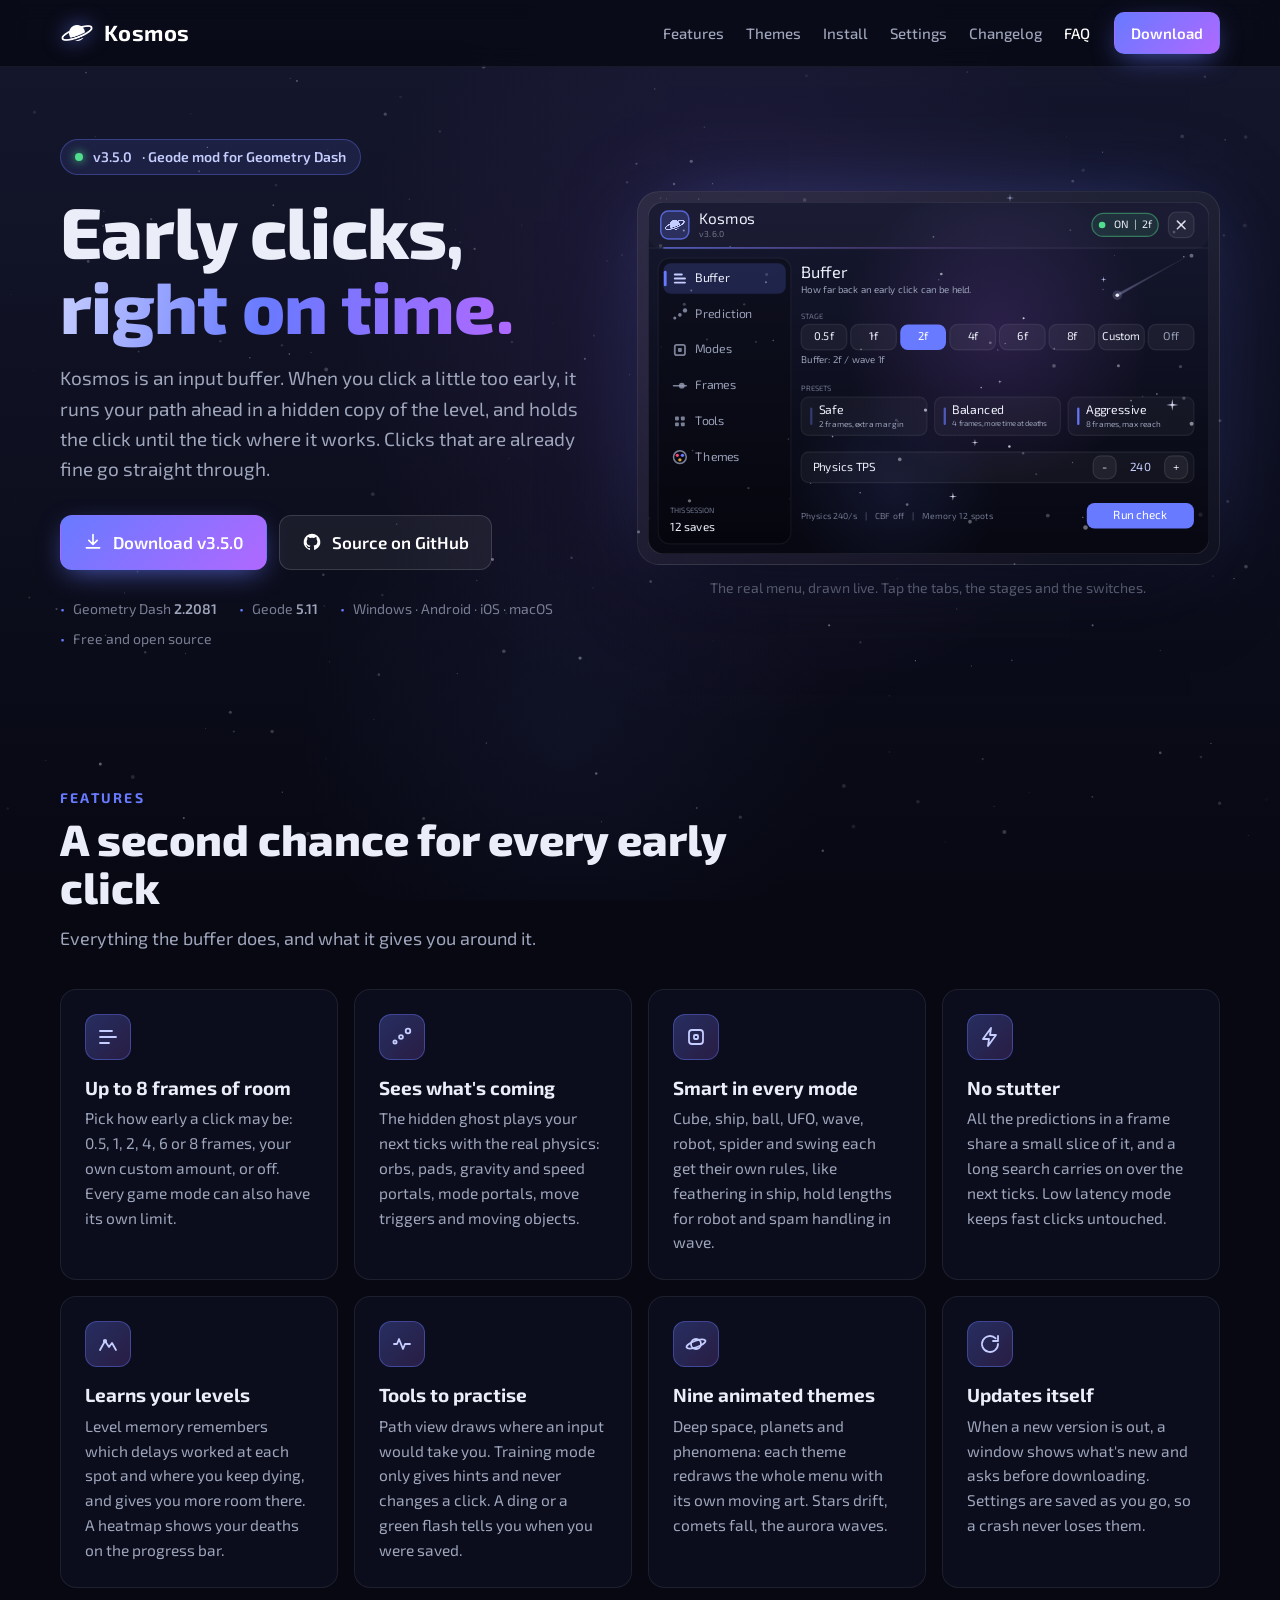
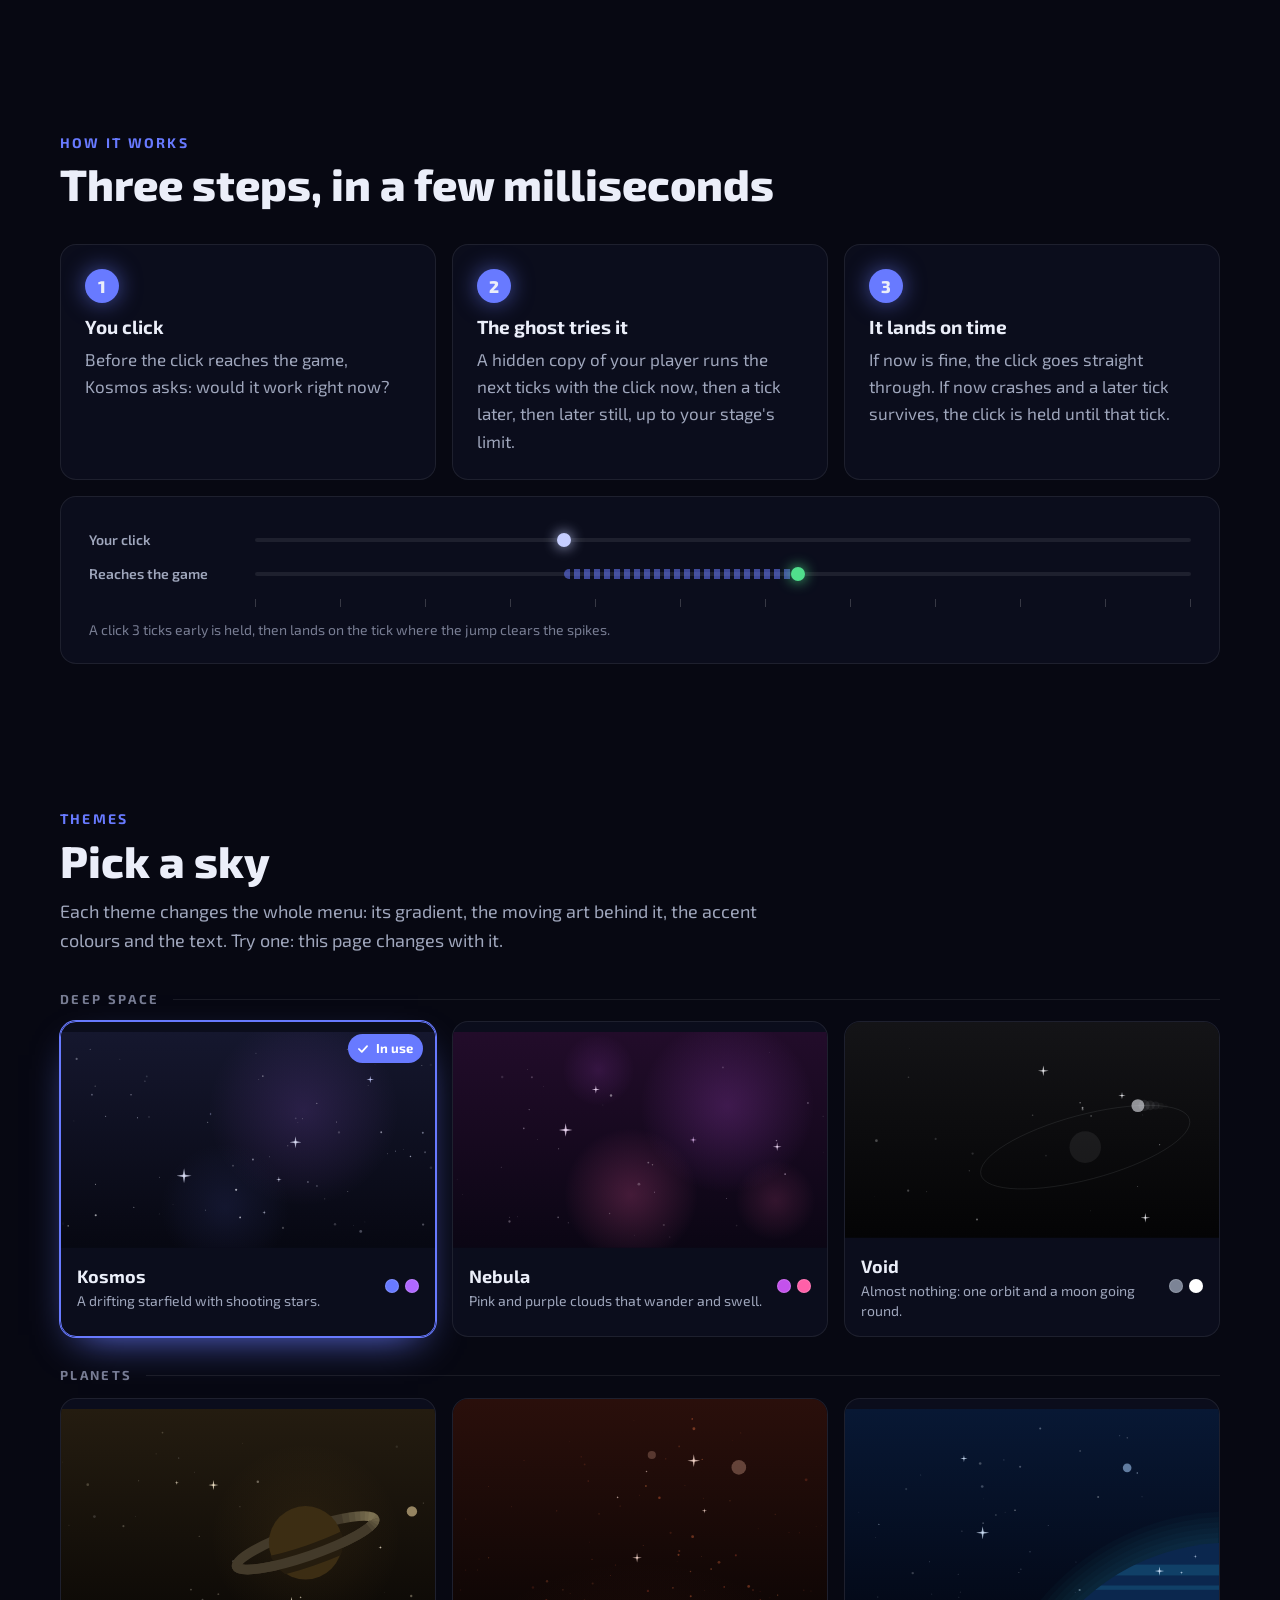
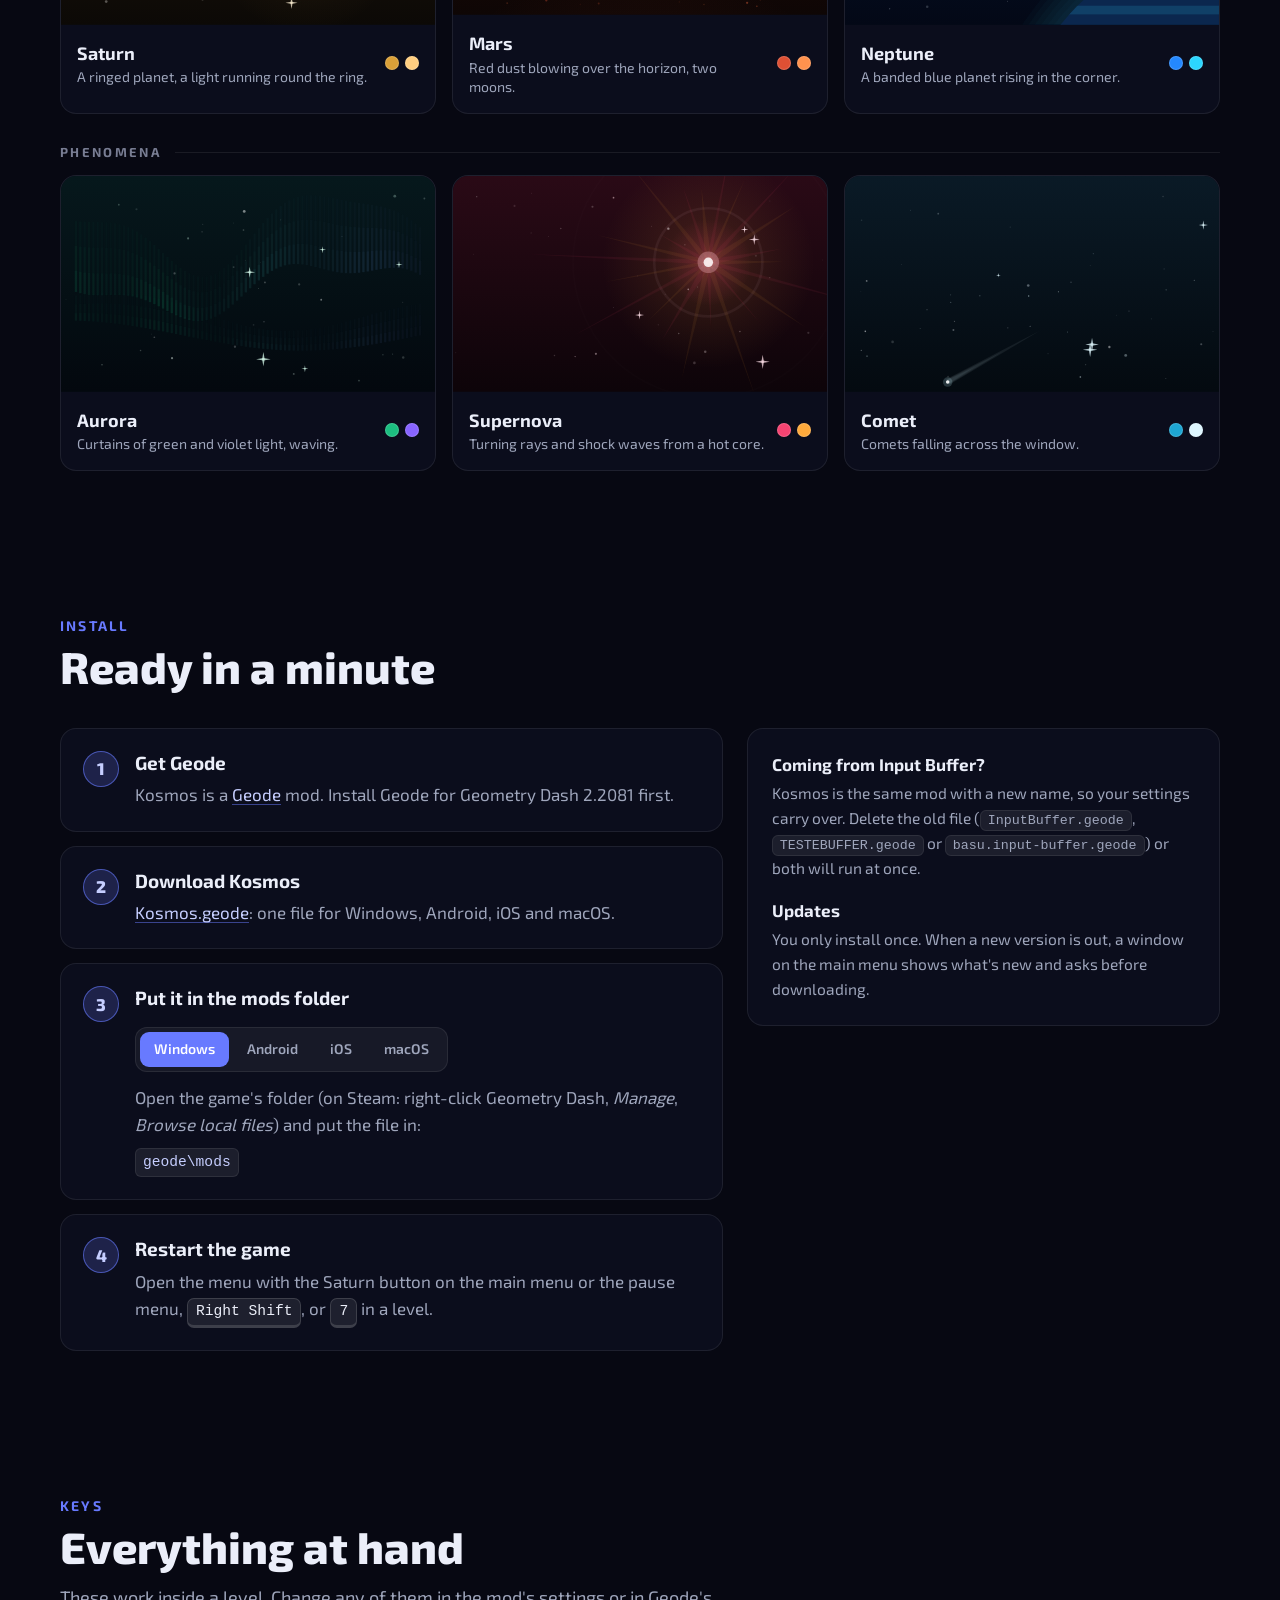
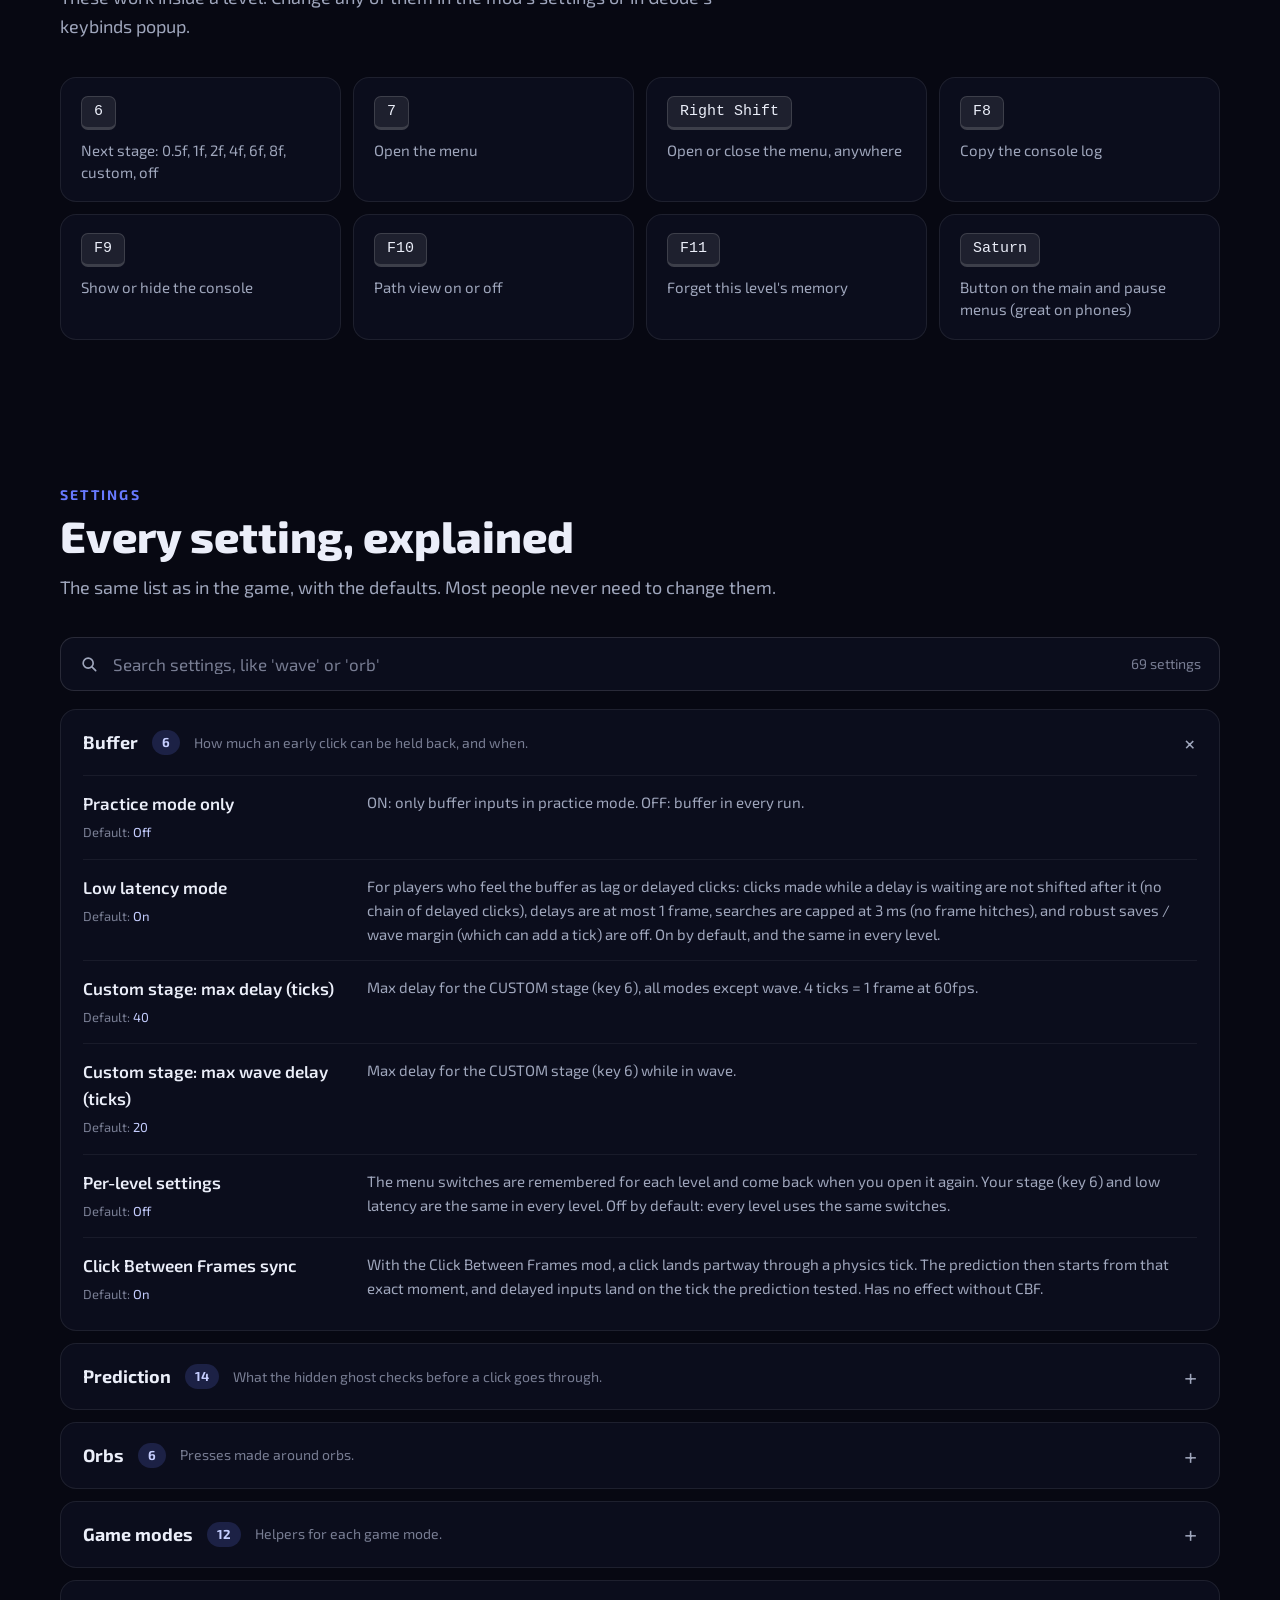
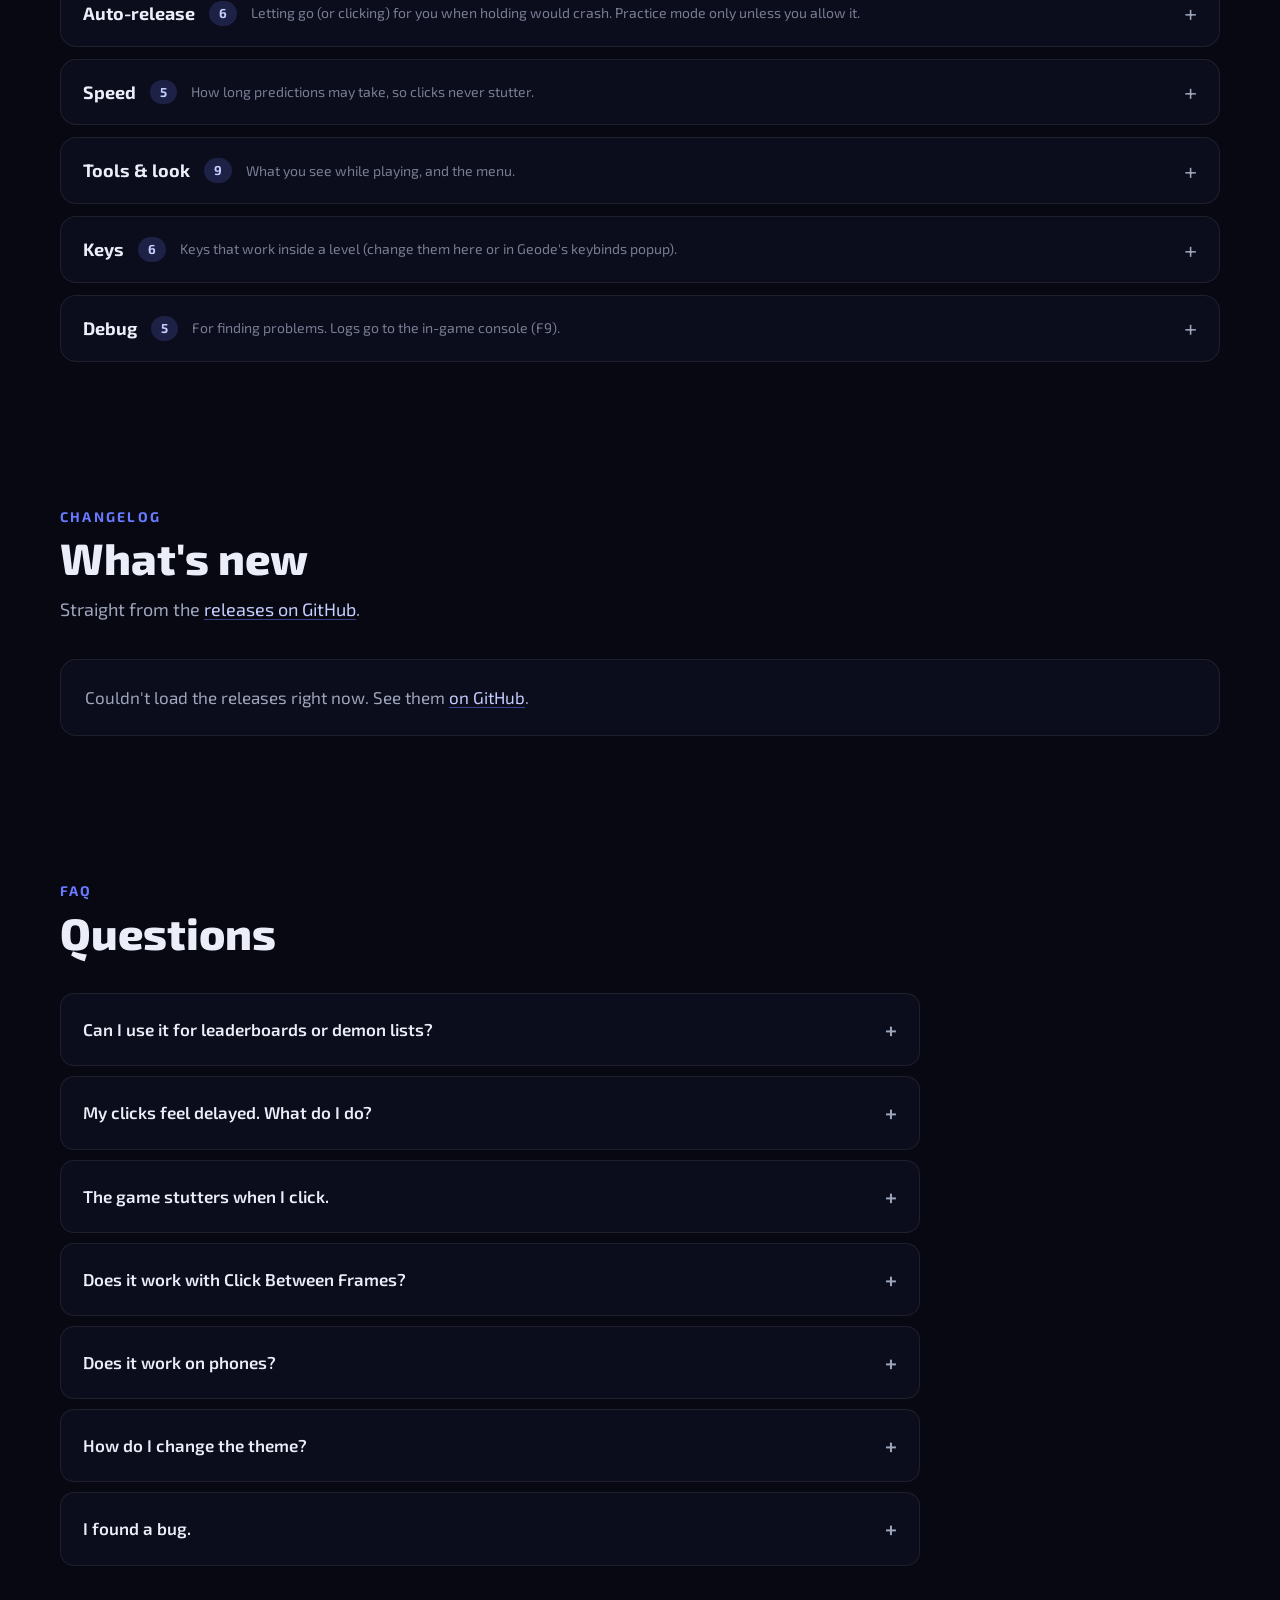
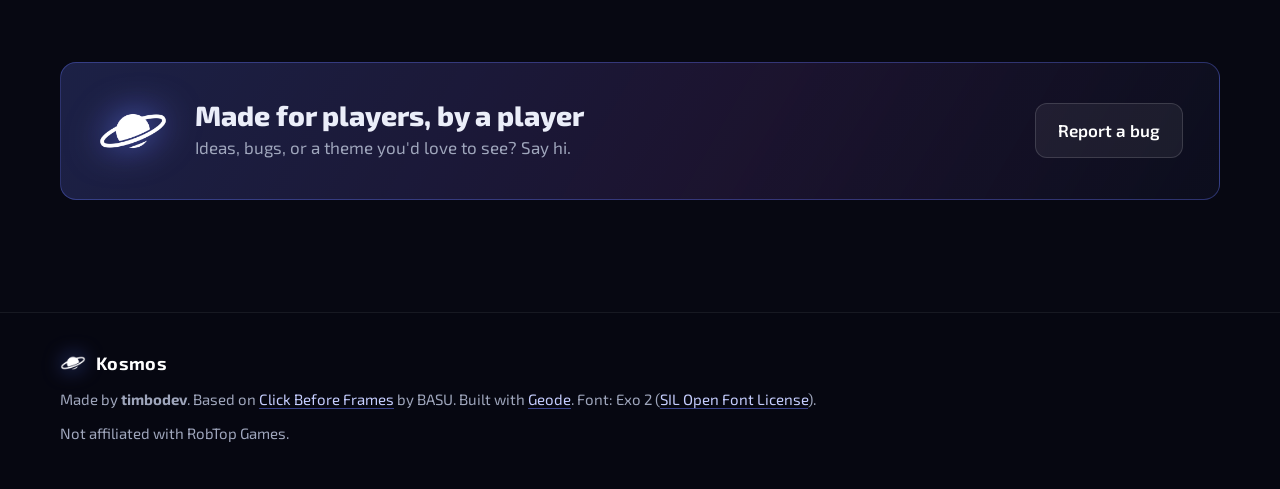
<file: docs/index.html>
<!doctype html>
<html lang="en">
<head>
  <meta charset="utf-8">
  <meta name="viewport" content="width=device-width, initial-scale=1">
  <title>Kosmos · early clicks, right on time</title>
  <meta name="description" content="Kosmos is a Geode mod for Geometry Dash: an input buffer that predicts your path, so a click made a little too early lands on the right tick. Nine animated menu themes, auto update, Windows, Android, iOS and macOS.">
  <meta name="theme-color" content="#0b0c1a">
  <link rel="icon" type="image/png" href="assets/favicon.png">
  <link rel="apple-touch-icon" href="assets/apple-touch-icon.png">
  <meta property="og:type" content="website">
  <meta property="og:site_name" content="Kosmos">
  <meta property="og:title" content="Kosmos · early clicks, right on time">
  <meta property="og:description" content="A Geode mod for Geometry Dash that holds a too-early click until the tick where it works. Animated themes, auto update, Windows / Android / iOS / macOS.">
  <meta property="og:url" content="https://porqueijjmzm1.github.io/Kosmos/">
  <meta property="og:image" content="https://porqueijjmzm1.github.io/Kosmos/assets/og.png">
  <meta property="og:image:width" content="1200">
  <meta property="og:image:height" content="630">
  <meta name="twitter:card" content="summary_large_image">
  <meta name="twitter:image" content="https://porqueijjmzm1.github.io/Kosmos/assets/og.png">
  <link rel="preload" href="assets/Exo2.ttf" as="font" type="font/ttf" crossorigin>
  <link rel="stylesheet" href="style.css">
</head>
<body>
  <canvas id="sky" aria-hidden="true"></canvas>

  <header class="nav" id="top">
    <div class="wrap nav-row">
      <a class="brand" href="#top" aria-label="Kosmos, back to top">
        <img src="assets/saturn.png" alt="" width="34" height="34">
        <span>Kosmos</span>
      </a>
      <nav class="links" id="links" aria-label="Sections">
        <a href="#features">Features</a>
        <a href="#themes">Themes</a>
        <a href="#install">Install</a>
        <a href="#settings">Settings</a>
        <a href="#changelog">Changelog</a>
        <a href="#faq">FAQ</a>
        <a href="#" data-discord hidden>Discord</a>
      </nav>
      <a class="btn btn-primary btn-small" data-download href="https://github.com/porqueijjmzm1/Kosmos/releases/latest/download/Kosmos.geode">Download</a>
      <button class="menu-toggle" id="menuToggle" aria-label="Open the sections" aria-expanded="false" aria-controls="links">
        <span></span><span></span><span></span>
      </button>
    </div>
  </header>

  <main>
    <!-- the start -->
    <section class="hero wrap">
      <div class="hero-text">
        <p class="kicker"><span class="dot"></span><span data-version>v3.5.0</span> · Geode mod for Geometry Dash</p>
        <h1>Early clicks,<br><span class="glow">right on time.</span></h1>
        <p class="lead">Kosmos is an input buffer. When you click a little too early, it runs your path ahead in a hidden copy of the level, and holds the click until the tick where it works. Clicks that are already fine go straight through.</p>
        <div class="cta">
          <a class="btn btn-primary" data-download href="https://github.com/porqueijjmzm1/Kosmos/releases/latest/download/Kosmos.geode">
            <svg viewBox="0 0 24 24" aria-hidden="true"><path d="M12 3v12m0 0-5-5m5 5 5-5M4 19h16" /></svg>
            <span>Download <span data-version>v3.5.0</span></span>
          </a>
          <a class="btn btn-ghost" href="https://github.com/porqueijjmzm1/Kosmos">
            <svg viewBox="0 0 24 24" aria-hidden="true"><path class="fill" d="M12 2a10 10 0 0 0-3.16 19.49c.5.09.68-.22.68-.48v-1.7c-2.78.6-3.37-1.34-3.37-1.34-.45-1.16-1.11-1.47-1.11-1.47-.91-.62.07-.6.07-.6 1 .07 1.53 1.03 1.53 1.03.9 1.52 2.34 1.08 2.91.83.09-.65.35-1.08.63-1.33-2.22-.25-4.55-1.11-4.55-4.94 0-1.09.39-1.98 1.03-2.68-.1-.25-.45-1.27.1-2.65 0 0 .84-.27 2.75 1.02a9.5 9.5 0 0 1 5 0c1.91-1.29 2.75-1.02 2.75-1.02.55 1.38.2 2.4.1 2.65.64.7 1.03 1.59 1.03 2.68 0 3.84-2.34 4.68-4.57 4.93.36.31.68.92.68 1.85v2.74c0 .27.18.58.69.48A10 10 0 0 0 12 2Z" /></svg>
            <span>Source on GitHub</span>
          </a>
        </div>
        <ul class="facts">
          <li>Geometry Dash <b>2.2081</b></li>
          <li>Geode <b>5.11</b></li>
          <li>Windows · Android · iOS · macOS</li>
          <li>Free and open source</li>
        </ul>
      </div>
      <figure class="hero-menu">
        <div class="menu-frame">
          <canvas id="menu" width="880" height="552" aria-label="The Kosmos menu, as it looks in the game. You can tap the tabs, the stages and the switches."></canvas>
        </div>
        <figcaption>The real menu, drawn live. Tap the tabs, the stages and the switches.</figcaption>
      </figure>
    </section>

    <!-- what it does -->
    <section class="block wrap" id="features">
      <header class="block-head">
        <p class="eyebrow">Features</p>
        <h2>A second chance for every early click</h2>
        <p>Everything the buffer does, and what it gives you around it.</p>
      </header>
      <div class="grid features">
        <article class="card">
          <div class="icon"><svg viewBox="0 0 24 24"><path d="M4 6h12M4 12h16M4 18h9" /></svg></div>
          <h3>Up to 8 frames of room</h3>
          <p>Pick how early a click may be: 0.5, 1, 2, 4, 6 or 8 frames, your own custom amount, or off. Every game mode can also have its own limit.</p>
        </article>
        <article class="card">
          <div class="icon"><svg viewBox="0 0 24 24"><circle cx="5" cy="17" r="1.6" /><circle cx="11" cy="12" r="1.9" /><circle cx="18" cy="6" r="2.3" /></svg></div>
          <h3>Sees what's coming</h3>
          <p>The hidden ghost plays your next ticks with the real physics: orbs, pads, gravity and speed portals, mode portals, move triggers and moving objects.</p>
        </article>
        <article class="card">
          <div class="icon"><svg viewBox="0 0 24 24"><rect x="5" y="5" width="14" height="14" rx="3" /><rect x="10" y="10" width="4" height="4" rx="1" /></svg></div>
          <h3>Smart in every mode</h3>
          <p>Cube, ship, ball, UFO, wave, robot, spider and swing each get their own rules, like feathering in ship, hold lengths for robot and spam handling in wave.</p>
        </article>
        <article class="card">
          <div class="icon"><svg viewBox="0 0 24 24"><path d="M13 3 5 14h6l-1 7 8-11h-6l1-7Z" /></svg></div>
          <h3>No stutter</h3>
          <p>All the predictions in a frame share a small slice of it, and a long search carries on over the next ticks. Low latency mode keeps fast clicks untouched.</p>
        </article>
        <article class="card">
          <div class="icon"><svg viewBox="0 0 24 24"><path d="M4 18 9 9l4 6 3-4 4 7" /><circle cx="9" cy="9" r="1.2" /></svg></div>
          <h3>Learns your levels</h3>
          <p>Level memory remembers which delays worked at each spot and where you keep dying, and gives you more room there. A heatmap shows your deaths on the progress bar.</p>
        </article>
        <article class="card">
          <div class="icon"><svg viewBox="0 0 24 24"><path d="M4 12h3l2-5 4 10 2-5h5" /></svg></div>
          <h3>Tools to practise</h3>
          <p>Path view draws where an input would take you. Training mode only gives hints and never changes a click. A ding or a green flash tells you when you were saved.</p>
        </article>
        <article class="card">
          <div class="icon"><svg viewBox="0 0 24 24"><circle cx="12" cy="12" r="5" /><ellipse cx="12" cy="12" rx="10" ry="3.2" transform="rotate(-20 12 12)" /></svg></div>
          <h3>Nine animated themes</h3>
          <p>Deep space, planets and phenomena: each theme redraws the whole menu with its own moving art. Stars drift, comets fall, the aurora waves.</p>
        </article>
        <article class="card">
          <div class="icon"><svg viewBox="0 0 24 24"><path d="M20 12a8 8 0 1 1-2.34-5.66M20 4v5h-5" /></svg></div>
          <h3>Updates itself</h3>
          <p>When a new version is out, a window shows what's new and asks before downloading. Settings are saved as you go, so a crash never loses them.</p>
        </article>
      </div>
    </section>

    <!-- how it works -->
    <section class="block wrap" id="how">
      <header class="block-head">
        <p class="eyebrow">How it works</p>
        <h2>Three steps, in a few milliseconds</h2>
      </header>
      <ol class="steps">
        <li class="card">
          <span class="num">1</span>
          <h3>You click</h3>
          <p>Before the click reaches the game, Kosmos asks: would it work right now?</p>
        </li>
        <li class="card">
          <span class="num">2</span>
          <h3>The ghost tries it</h3>
          <p>A hidden copy of your player runs the next ticks with the click now, then a tick later, then later still, up to your stage's limit.</p>
        </li>
        <li class="card">
          <span class="num">3</span>
          <h3>It lands on time</h3>
          <p>If now is fine, the click goes straight through. If now crashes and a later tick survives, the click is held until that tick.</p>
        </li>
      </ol>
      <div class="timeline card" aria-hidden="true">
        <div class="tl-row">
          <span class="tl-label">Your click</span>
          <div class="tl-track"><span class="tl-click"></span></div>
        </div>
        <div class="tl-row">
          <span class="tl-label">Reaches the game</span>
          <div class="tl-track"><span class="tl-held"></span><span class="tl-land"></span></div>
        </div>
        <div class="tl-ticks"><span></span><span></span><span></span><span></span><span></span><span></span><span></span><span></span><span></span><span></span><span></span><span></span></div>
        <p class="tl-note">A click 3 ticks early is held, then lands on the tick where the jump clears the spikes.</p>
      </div>
    </section>

    <!-- themes -->
    <section class="block wrap" id="themes">
      <header class="block-head">
        <p class="eyebrow">Themes</p>
        <h2>Pick a sky</h2>
        <p>Each theme changes the whole menu: its gradient, the moving art behind it, the accent colours and the text. Try one: this page changes with it.</p>
      </header>
      <div id="themeGroups" class="theme-groups"></div>
    </section>

    <!-- install -->
    <section class="block wrap" id="install">
      <header class="block-head">
        <p class="eyebrow">Install</p>
        <h2>Ready in a minute</h2>
      </header>
      <div class="install">
        <ol class="install-steps">
          <li>
            <h3>Get Geode</h3>
            <p>Kosmos is a <a href="https://geode-sdk.org">Geode</a> mod. Install Geode for Geometry Dash 2.2081 first.</p>
          </li>
          <li>
            <h3>Download Kosmos</h3>
            <p><a data-download href="https://github.com/porqueijjmzm1/Kosmos/releases/latest/download/Kosmos.geode">Kosmos.geode</a>: one file for Windows, Android, iOS and macOS.</p>
          </li>
          <li>
            <h3>Put it in the mods folder</h3>
            <div class="tabs" role="tablist" aria-label="Your platform">
              <button role="tab" aria-selected="true" data-os="win">Windows</button>
              <button role="tab" aria-selected="false" data-os="android">Android</button>
              <button role="tab" aria-selected="false" data-os="ios">iOS</button>
              <button role="tab" aria-selected="false" data-os="mac">macOS</button>
            </div>
            <div class="os" data-os-panel="win">
              <p>Open the game's folder (on Steam: right-click Geometry Dash, <i>Manage</i>, <i>Browse local files</i>) and put the file in:</p>
              <code>geode\mods</code>
            </div>
            <div class="os" data-os-panel="android" hidden>
              <p>With a file manager, put the file in:</p>
              <code>Android/media/com.geode.launcher/game/geode/mods</code>
            </div>
            <div class="os" data-os-panel="ios" hidden>
              <p>On iOS, Geode runs through the <a href="https://github.com/geode-sdk/ios-launcher/blob/main/INSTALL.md">Geode launcher</a> (mods fully work with JIT). Add the file with the launcher's web upload:</p>
              <ol class="mini">
                <li>In the launcher's settings, hold <i>iOS Launcher</i> (in About) for 3 seconds and tap <i>Yes</i> to turn on Developer Mode.</li>
                <li>Turn on <i>Web Server</i> at the bottom of the settings, then restart the launcher.</li>
                <li>On a computer on the same Wi-Fi, open this address and upload the file:</li>
              </ol>
              <code>http://&lt;your iPhone's IP&gt;:8080</code>
            </div>
            <div class="os" data-os-panel="mac" hidden>
              <p>In Finder, press <kbd>Cmd</kbd> <kbd>Shift</kbd> <kbd>G</kbd> and go to:</p>
              <code>~/Library/Application Support/GeometryDash/geode/mods</code>
            </div>
          </li>
          <li>
            <h3>Restart the game</h3>
            <p>Open the menu with the Saturn button on the main menu or the pause menu, <kbd>Right Shift</kbd>, or <kbd>7</kbd> in a level.</p>
          </li>
        </ol>
        <aside class="card note">
          <h3>Coming from Input Buffer?</h3>
          <p>Kosmos is the same mod with a new name, so your settings carry over. Delete the old file (<code>InputBuffer.geode</code>, <code>TESTEBUFFER.geode</code> or <code>basu.input-buffer.geode</code>) or both will run at once.</p>
          <h3>Updates</h3>
          <p>You only install once. When a new version is out, a window on the main menu shows what's new and asks before downloading.</p>
        </aside>
      </div>
    </section>

    <!-- keys -->
    <section class="block wrap" id="controls">
      <header class="block-head">
        <p class="eyebrow">Keys</p>
        <h2>Everything at hand</h2>
        <p>These work inside a level. Change any of them in the mod's settings or in Geode's keybinds popup.</p>
      </header>
      <div class="keys">
        <div class="key card"><kbd>6</kbd><span>Next stage: 0.5f, 1f, 2f, 4f, 6f, 8f, custom, off</span></div>
        <div class="key card"><kbd>7</kbd><span>Open the menu</span></div>
        <div class="key card"><kbd>Right Shift</kbd><span>Open or close the menu, anywhere</span></div>
        <div class="key card"><kbd>F8</kbd><span>Copy the console log</span></div>
        <div class="key card"><kbd>F9</kbd><span>Show or hide the console</span></div>
        <div class="key card"><kbd>F10</kbd><span>Path view on or off</span></div>
        <div class="key card"><kbd>F11</kbd><span>Forget this level's memory</span></div>
        <div class="key card"><kbd>Saturn</kbd><span>Button on the main and pause menus (great on phones)</span></div>
      </div>
    </section>

    <!-- every setting -->
    <section class="block wrap" id="settings">
      <header class="block-head">
        <p class="eyebrow">Settings</p>
        <h2>Every setting, explained</h2>
        <p>The same list as in the game, with the defaults. Most people never need to change them.</p>
      </header>
      <div class="search">
        <svg viewBox="0 0 24 24" aria-hidden="true"><circle cx="11" cy="11" r="6" /><path d="m20 20-4.5-4.5" /></svg>
        <input id="settingSearch" type="search" placeholder="Search settings, like 'wave' or 'orb'" aria-label="Search settings">
        <span id="settingCount" class="count"></span>
      </div>
      <div id="settingGroups" class="setting-groups"></div>
    </section>

    <!-- what's new -->
    <section class="block wrap" id="changelog">
      <header class="block-head">
        <p class="eyebrow">Changelog</p>
        <h2>What's new</h2>
        <p>Straight from the <a href="https://github.com/porqueijjmzm1/Kosmos/releases">releases on GitHub</a>.</p>
      </header>
      <div id="releases" class="releases">
        <p class="muted">Loading the releases...</p>
      </div>
    </section>

    <!-- questions -->
    <section class="block wrap" id="faq">
      <header class="block-head">
        <p class="eyebrow">FAQ</p>
        <h2>Questions</h2>
      </header>
      <div class="faq">
        <details>
          <summary>Can I use it for leaderboards or demon lists?</summary>
          <p>Kosmos changes when your clicks reach the game, and many leaderboards and lists don't accept runs made with mods like that. Check the rules before you submit a run. While the buffer is on, levels show a small label in the corner. To practise without changing a single click, turn on <b>Training mode</b>: it only shows hints.</p>
        </details>
        <details>
          <summary>My clicks feel delayed. What do I do?</summary>
          <p>Keep <b>Low latency mode</b> on (it is by default): fast clicks are never shifted. You can also pick a smaller stage, like 1f or 2f, or give each game mode its own limit in the Frames tab.</p>
        </details>
        <details>
          <summary>The game stutters when I click.</summary>
          <p>Keep <b>Auto time budget</b> on (it is by default) so predictions share a small part of each frame. On slow PCs, turn on <b>Performance mode</b> as well.</p>
        </details>
        <details>
          <summary>Does it work with Click Between Frames?</summary>
          <p>Yes. With <b>Click Between Frames sync</b> on, the prediction starts from the exact moment inside the tick where your click landed.</p>
        </details>
        <details>
          <summary>Does it work on phones?</summary>
          <p>Yes, on Android and iOS. Without a keyboard, open the menu with the Saturn button on the main menu or in the pause menu.</p>
        </details>
        <details>
          <summary>How do I change the theme?</summary>
          <p>In the menu's <b>Themes</b> tab, or the <i>Menu theme</i> setting in Geode. You can also try them on this page.</p>
        </details>
        <details>
          <summary>I found a bug.</summary>
          <p>Open an <a href="https://github.com/porqueijjmzm1/Kosmos/issues">issue on GitHub</a><span data-discord-inline hidden> or tell us on <a href="#" data-discord>Discord</a></span>. The console log helps a lot: press <kbd>F8</kbd> in a level (or Tools, Copy log) and paste it.</p>
        </details>
      </div>
    </section>

    <!-- community -->
    <section class="block wrap community">
      <div class="card join">
        <img src="assets/saturn.png" alt="" width="72" height="72">
        <div>
          <h2>Made for players, by a player</h2>
          <p>Ideas, bugs, or a theme you'd love to see? Say hi.</p>
        </div>
        <div class="join-buttons">
          <a class="btn btn-primary" href="#" data-discord hidden>
            <svg viewBox="0 0 24 24" aria-hidden="true"><path class="fill" d="M19.6 5.6A16 16 0 0 0 15.6 4.4l-.5 1a15 15 0 0 0-6.2 0l-.5-1a16 16 0 0 0-4 1.2C1.9 9.4 1.2 13.1 1.5 16.8a16 16 0 0 0 4.9 2.5l1-1.6a10 10 0 0 1-1.6-.8l.4-.3a11.4 11.4 0 0 0 11.6 0l.4.3a10 10 0 0 1-1.6.8l1 1.6a16 16 0 0 0 4.9-2.5c.4-4.3-.7-8-2.9-11.2ZM8.9 14.6c-1 0-1.7-.9-1.7-2s.8-2 1.7-2 1.8.9 1.7 2c0 1.1-.8 2-1.7 2Zm6.2 0c-1 0-1.7-.9-1.7-2s.8-2 1.7-2 1.8.9 1.7 2c0 1.1-.8 2-1.7 2Z" /></svg>
            <span>Join the Discord</span>
          </a>
          <a class="btn btn-ghost" href="https://github.com/porqueijjmzm1/Kosmos/issues">Report a bug</a>
        </div>
      </div>
    </section>
  </main>

  <footer class="foot">
    <div class="wrap foot-row">
      <div class="brand small">
        <img src="assets/saturn.png" alt="" width="26" height="26">
        <span>Kosmos</span>
      </div>
      <p>Made by <b>timbodev</b>. Based on <a href="https://github.com/raresdalas1009/-predictive-input-buffer">Click Before Frames</a> by BASU. Built with <a href="https://geode-sdk.org">Geode</a>. Font: Exo 2 (<a href="assets/OFL-Exo2.txt">SIL Open Font License</a>).</p>
      <p class="muted">Not affiliated with RobTop Games.</p>
    </div>
  </footer>

  <script src="js/settings-data.js"></script>
  <script src="js/themes.js"></script>
  <script src="js/app.js"></script>
</body>
</html>
</file>
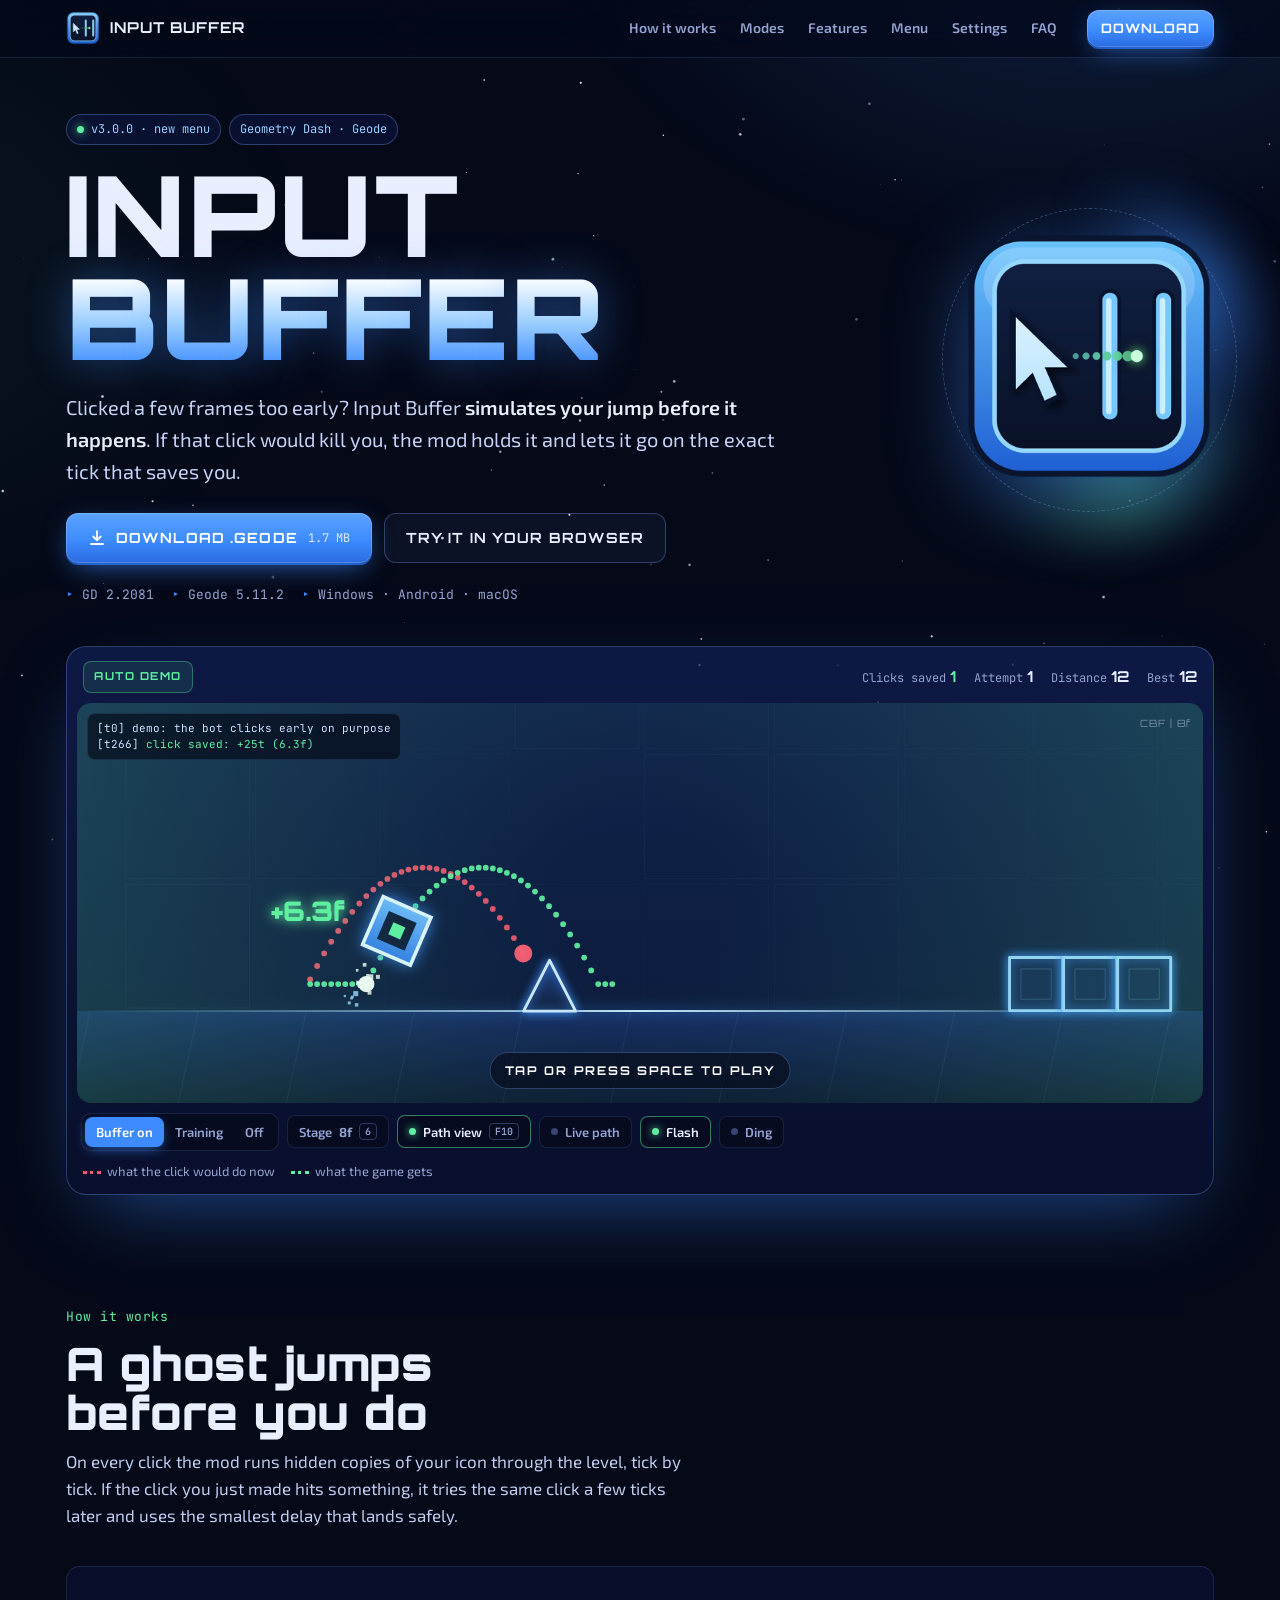
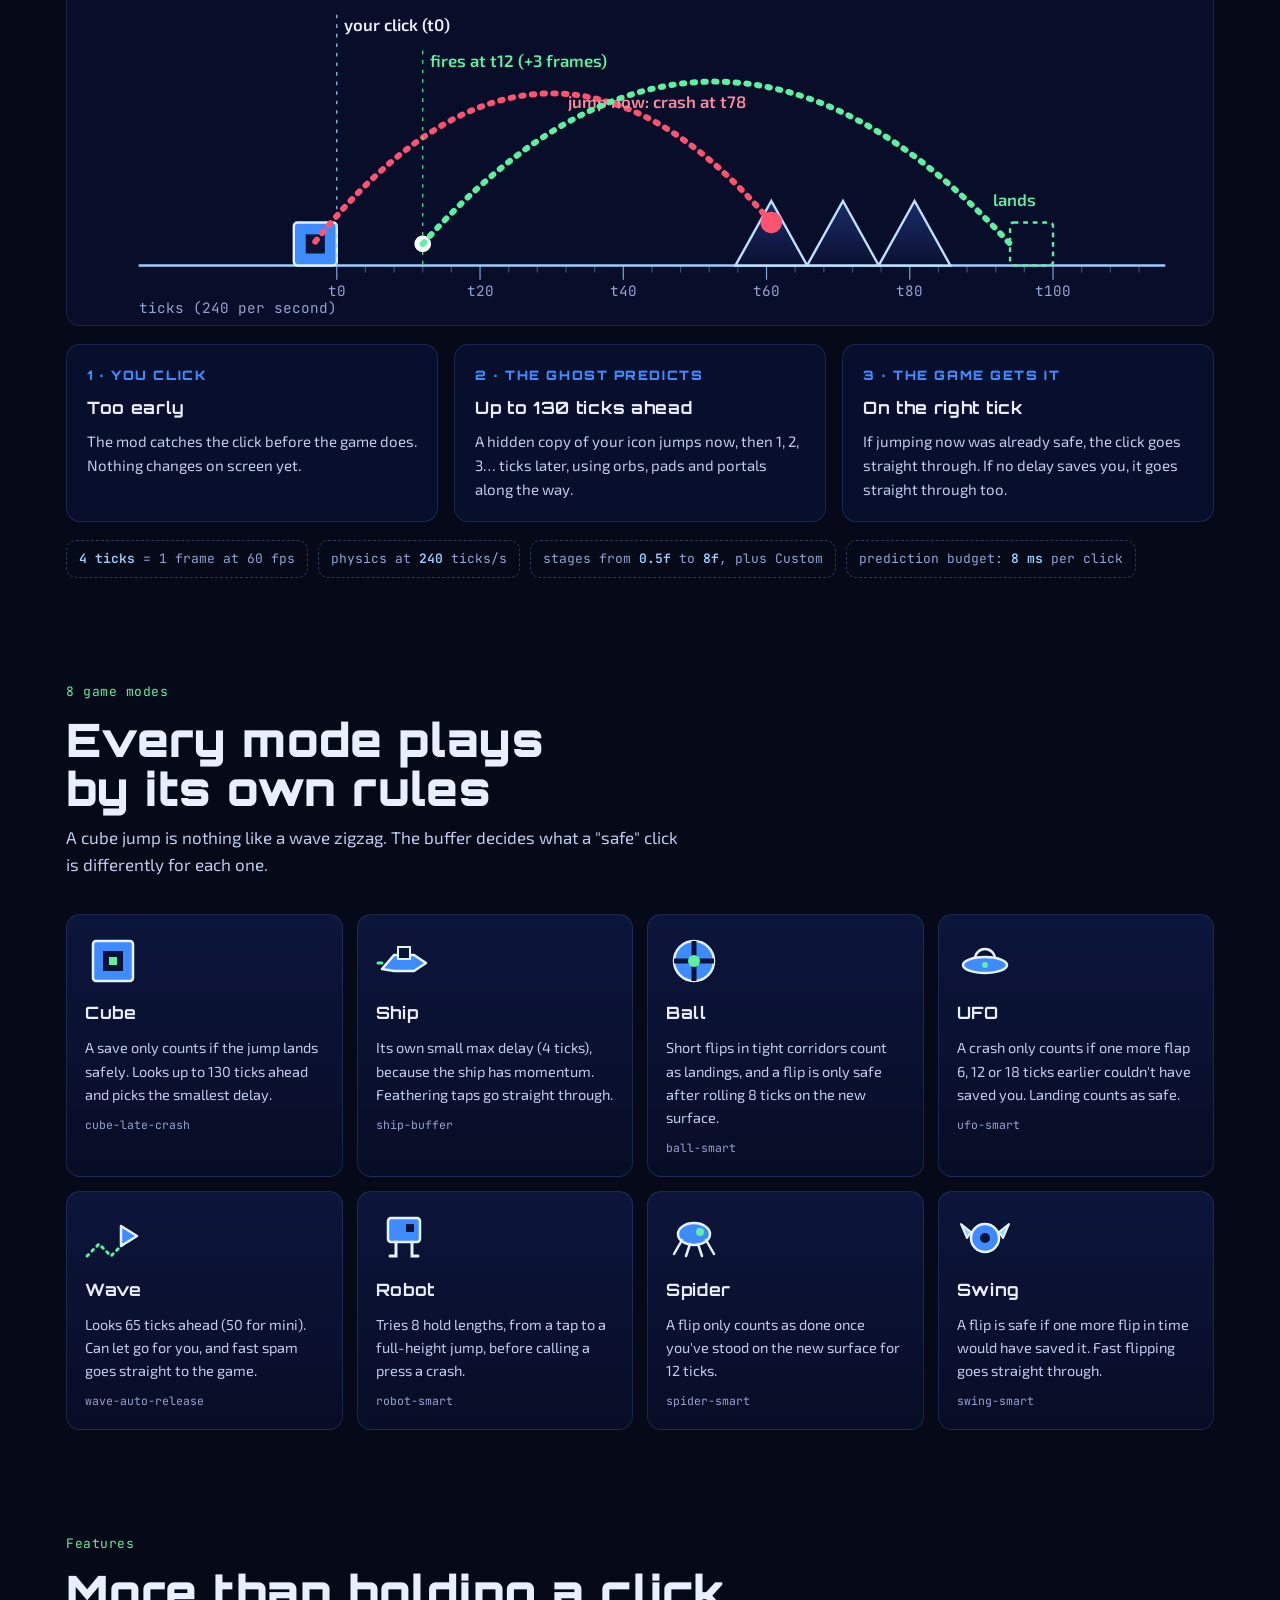
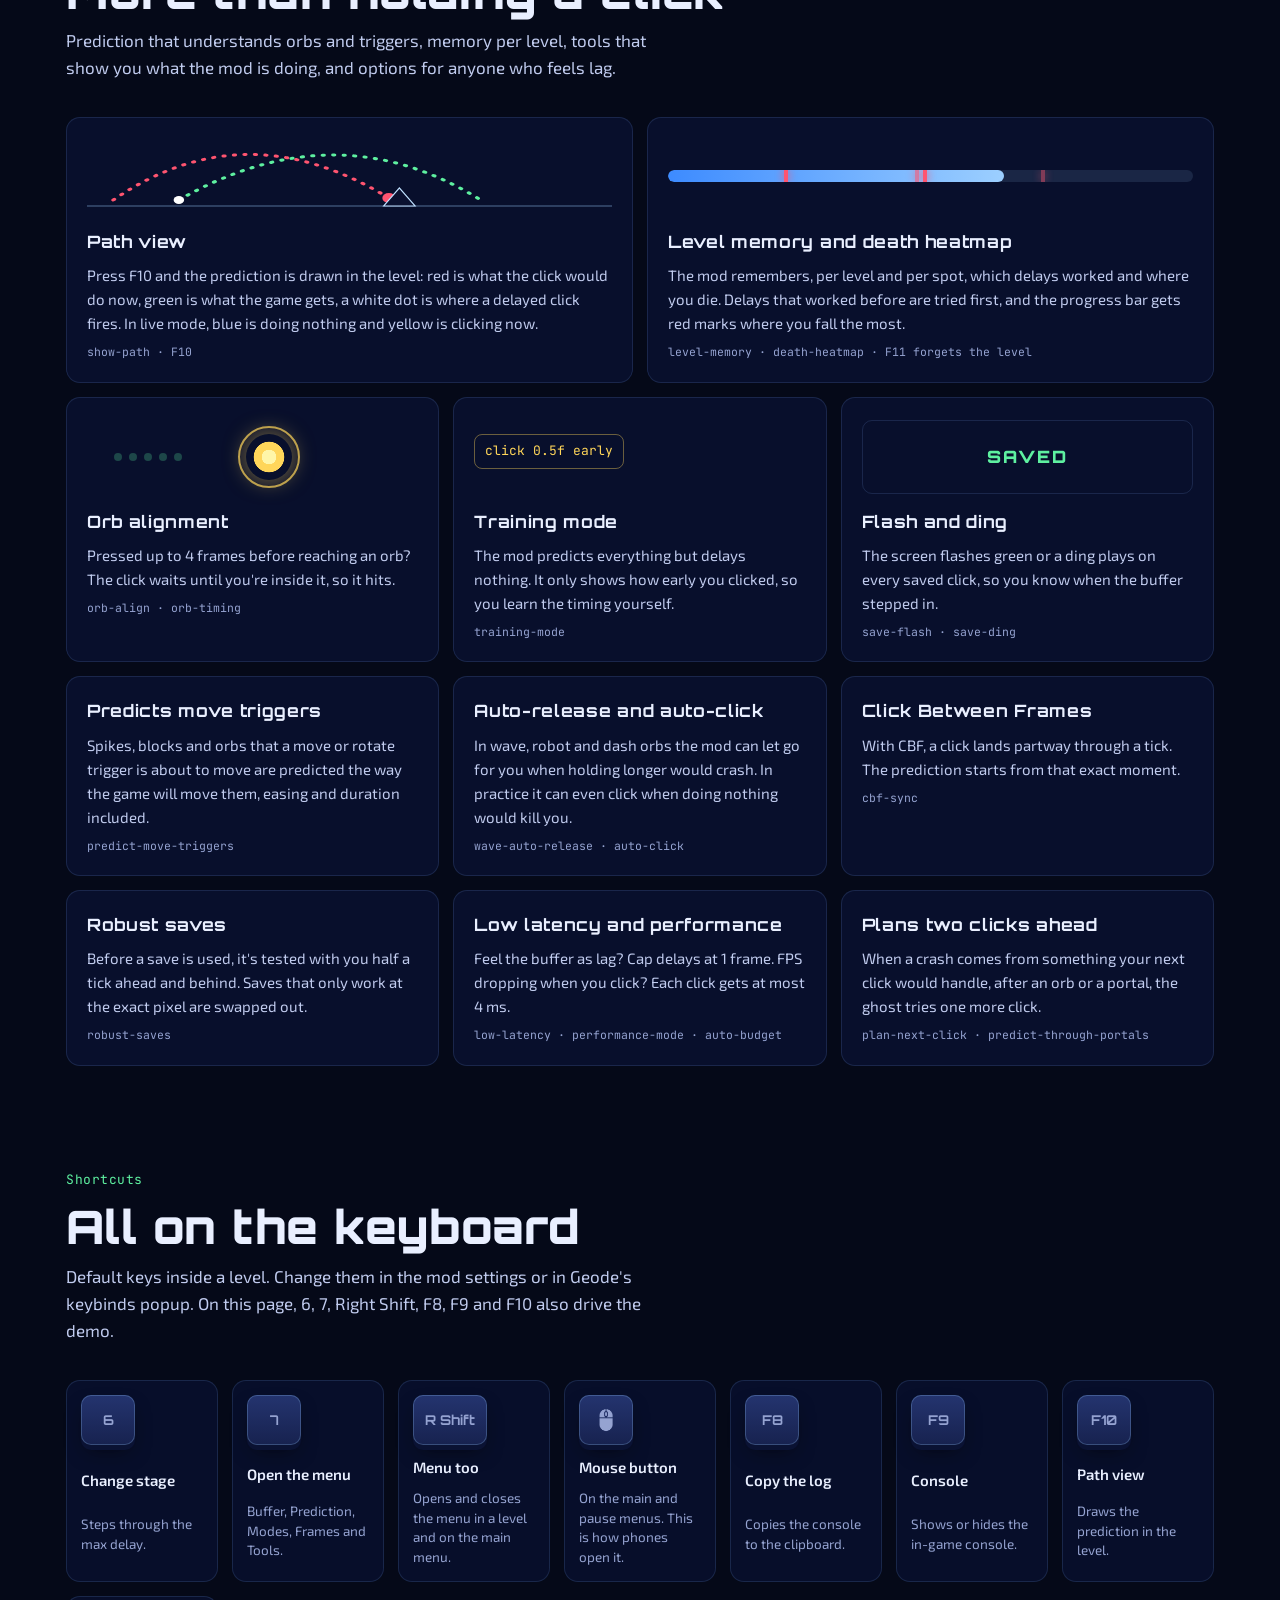
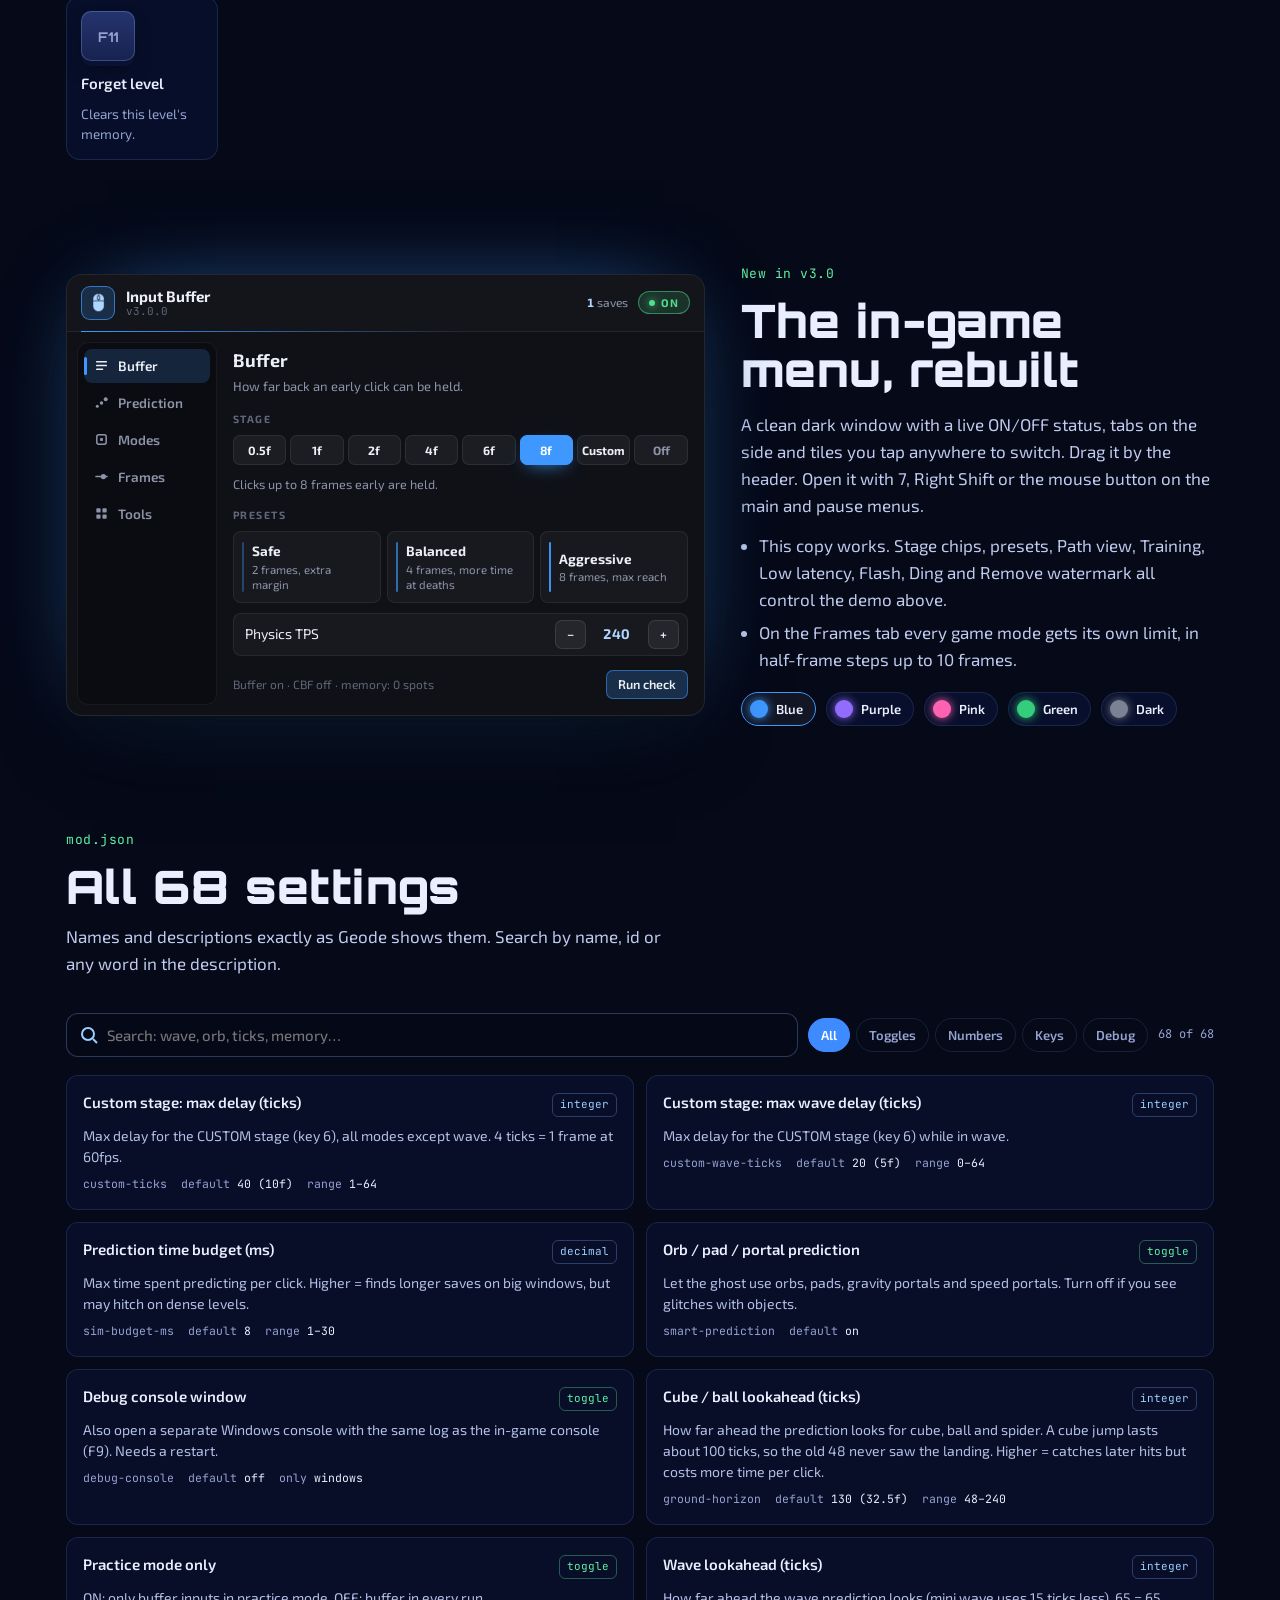
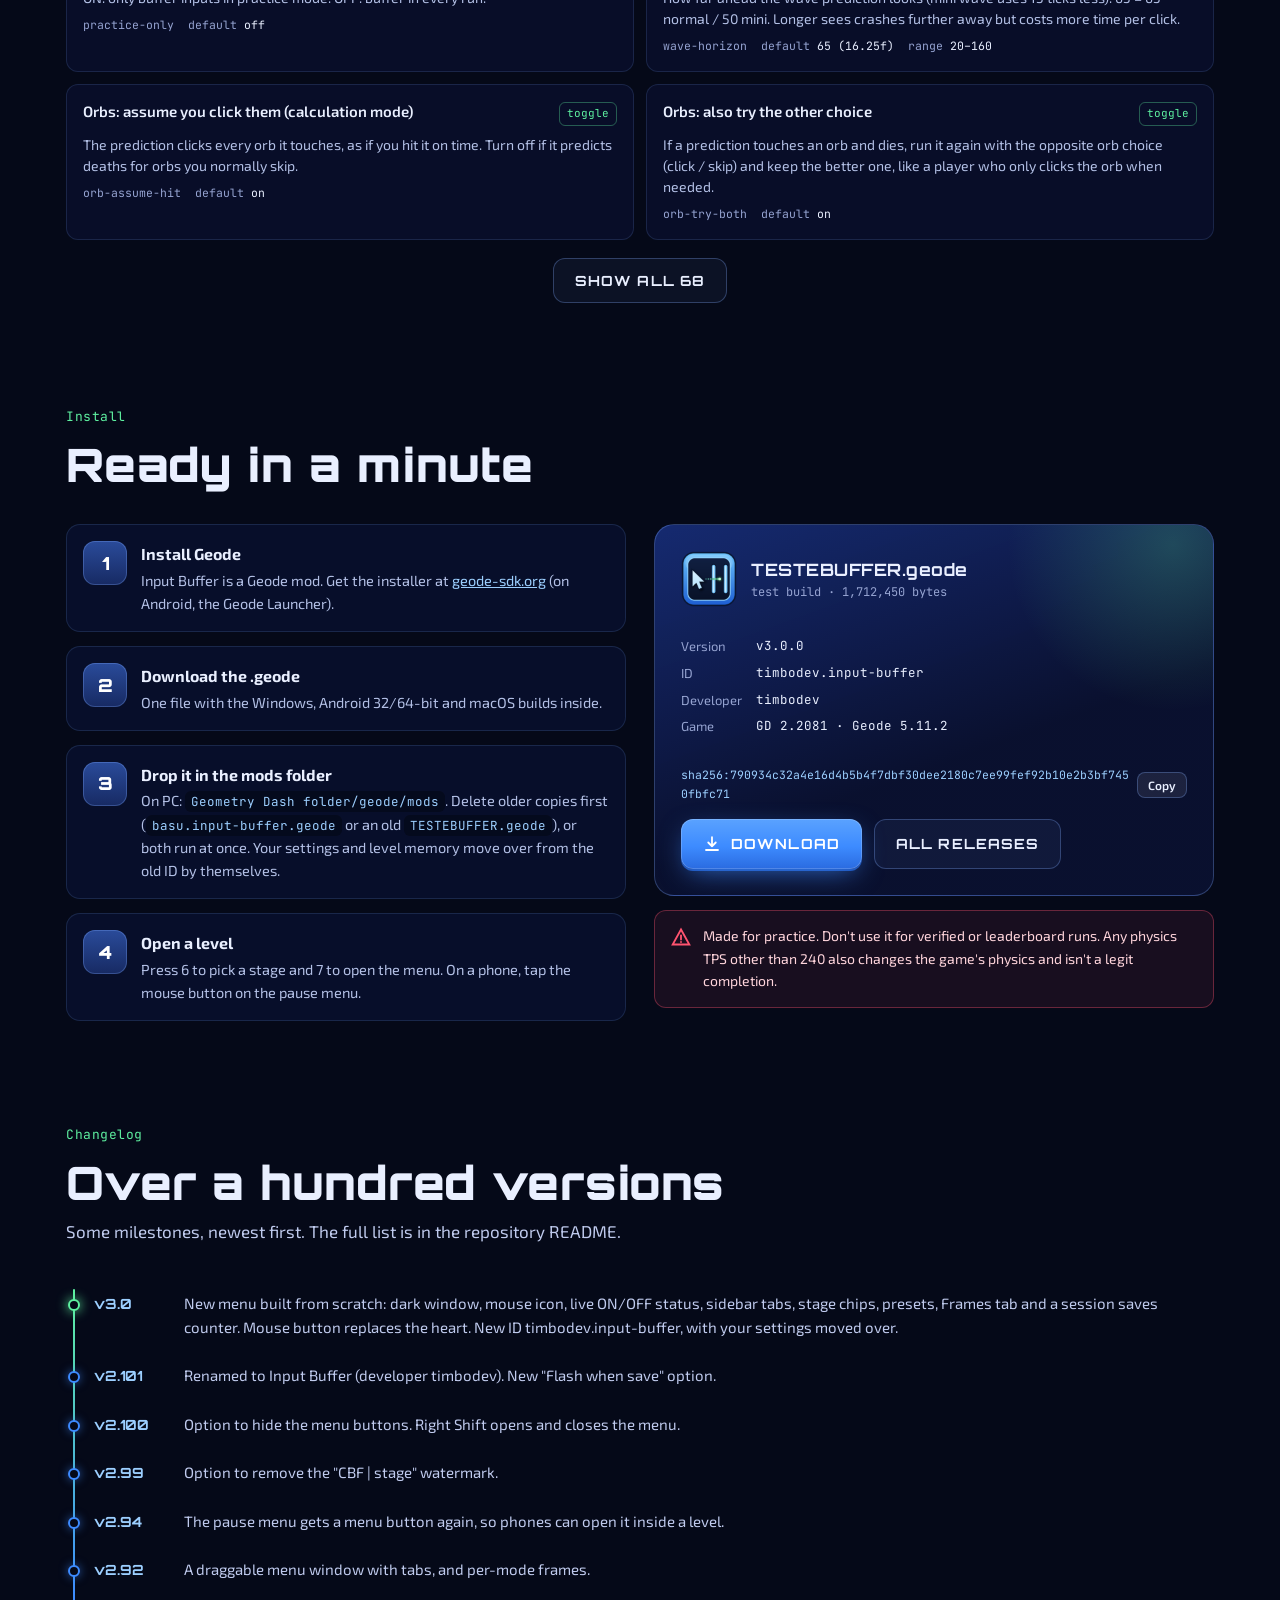
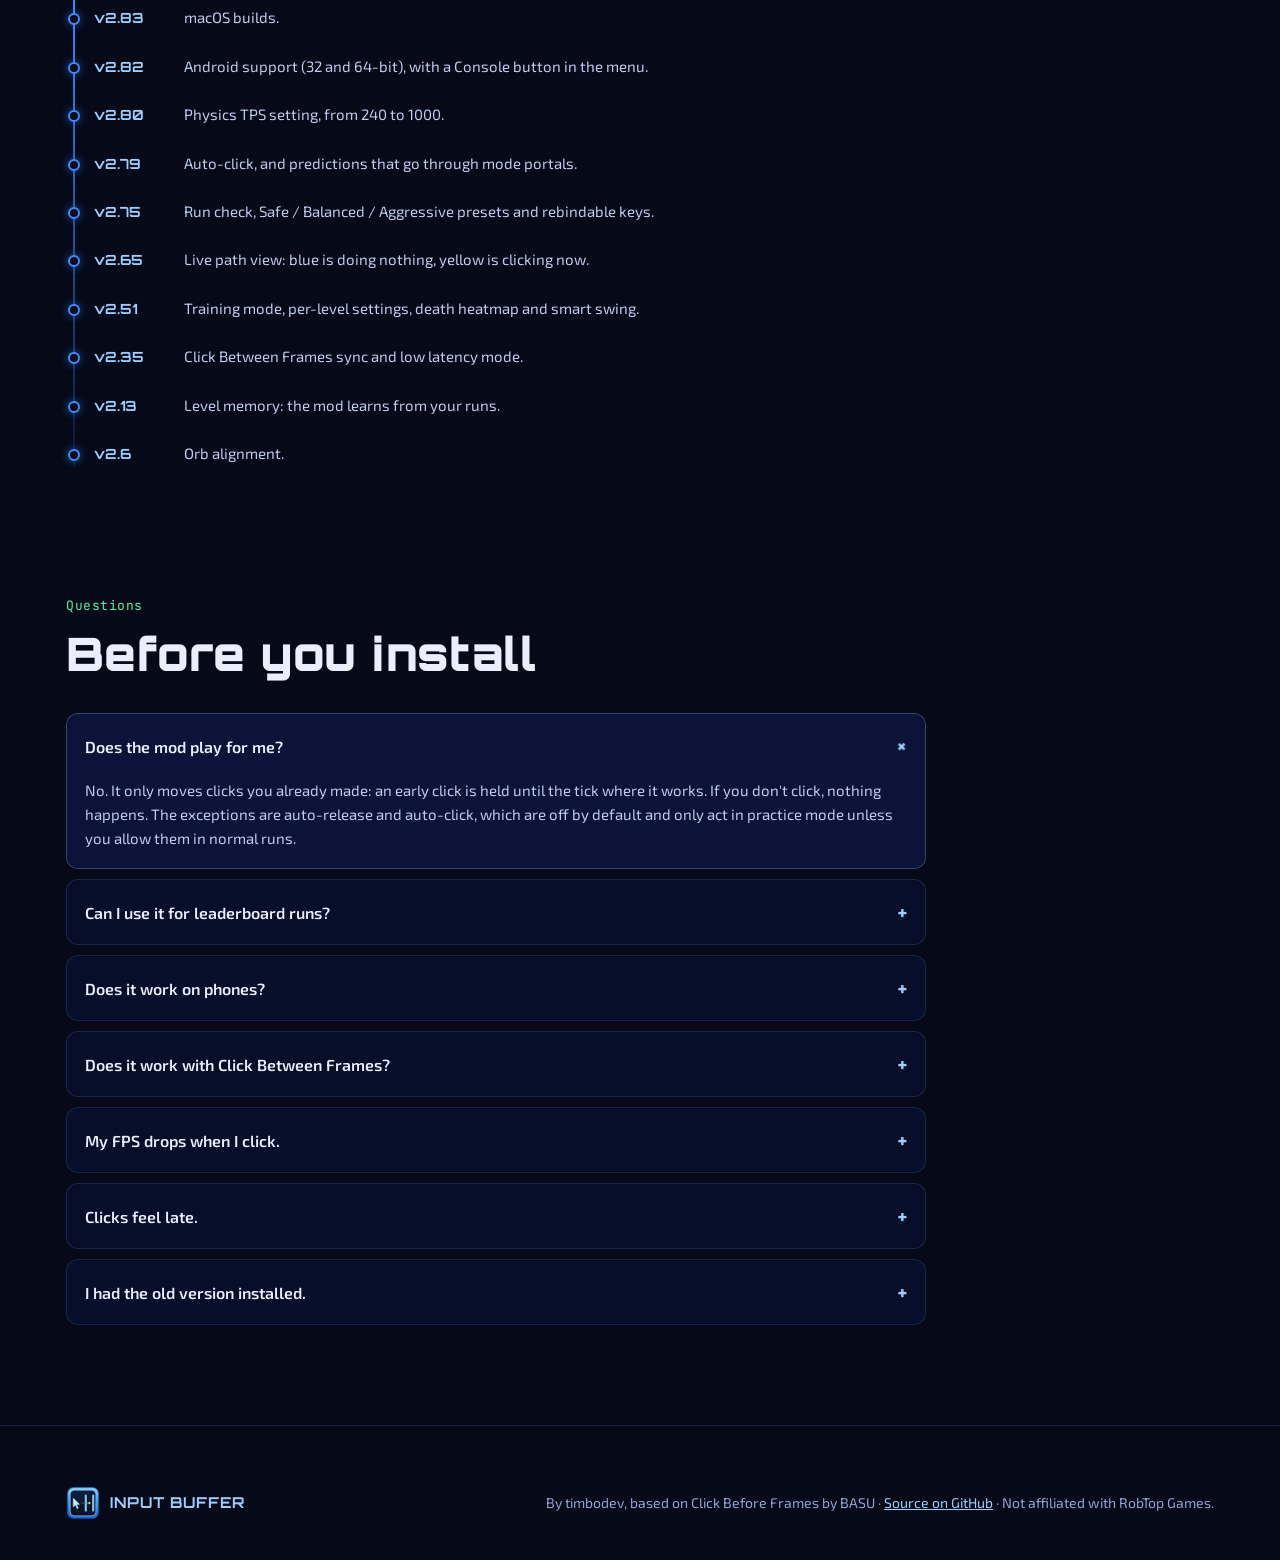
<file: site/index.html>
<!doctype html>
<html lang="en">
<head>
<meta charset="utf-8">
<meta name="viewport" content="width=device-width, initial-scale=1, viewport-fit=cover">
<title>Input Buffer</title>
<meta name="claude:viewport-fit-sides" content="cover">
<meta name="description" content="Input Buffer: a Geometry Dash mod (Geode) that holds clicks you made too early and lets them go on the tick where they save you.">
<link rel="icon" type="image/png" href="logo.png">
<link rel="preconnect" href="https://fonts.googleapis.com">
<link rel="preconnect" href="https://fonts.gstatic.com" crossorigin>
<link rel="stylesheet" href="https://fonts.googleapis.com/css2?family=Orbitron:wght@500;700;900&family=Exo+2:ital,wght@0,400;0,500;0,600;0,700;1,400&family=JetBrains+Mono:wght@400;600&display=swap">
<style>

/* Layout: one wide playfield up top, then panels that read like the mod's own menu tabs, on a night-sky ground. */
:root {
  --ink: #050918;
  --deep: #0a1130;
  --panel: #0d1740;
  --panel-2: #122059;
  --line: rgba(130, 172, 255, 0.15);
  --line-2: rgba(130, 172, 255, 0.3);
  --fg: #e9efff;
  --muted: #95a3d1;
  --blue: #3d8bff;
  --sky: #9ccfff;
  --ghost: #5ef0a0;
  --crash: #ff5470;
  --path-y: #ffd65a;
  --f-display: "Orbitron", "Eurostile", "Arial Black", system-ui, sans-serif;
  --f-body: "Exo 2", "Segoe UI", system-ui, sans-serif;
  --f-mono: "JetBrains Mono", ui-monospace, "SFMono-Regular", Menlo, monospace;
  --r: 14px;
  --gut-l: max(16px, env(safe-area-inset-left, 0px));
  --gut-r: max(16px, env(safe-area-inset-right, 0px));
  color-scheme: dark;
}
*, *::before, *::after { box-sizing: border-box; }
html { scroll-behavior: smooth; -webkit-text-size-adjust: 100%; }
body {
  margin: 0;
  background: var(--ink);
  color: var(--fg);
  font-family: var(--f-body);
  font-size: 17px;
  line-height: 1.6;
  overflow-x: hidden;
}
img { max-width: 100%; }
a { color: var(--sky); }
:focus-visible { outline: 2px solid var(--ghost); outline-offset: 3px; border-radius: 6px; }
::selection { background: var(--blue); color: #fff; }
[hidden] { display: none !important; }

#sky { position: fixed; inset: 0; width: 100%; height: 100%; z-index: 0; pointer-events: none; }
.glow-bg {
  position: fixed; inset: 0; z-index: 0; pointer-events: none;
  background:
    radial-gradient(60vw 40vw at 85% -10%, rgba(61, 139, 255, 0.18), transparent 70%),
    radial-gradient(50vw 40vw at -10% 30%, rgba(94, 240, 160, 0.06), transparent 70%);
}
main, header.nav, footer { position: relative; z-index: 1; }
main { overflow-x: clip; }

.wrap { width: 100%; max-width: 1180px; margin: 0 auto; padding-left: var(--gut-l); padding-right: var(--gut-r); }

/* ---------- nav ---------- */
body::before { content: ""; position: fixed; inset: 0 0 auto; height: env(safe-area-inset-top, 0px); z-index: 10; background: rgba(5, 9, 24, 0.92); }
header.nav {
  position: sticky; top: env(safe-area-inset-top, 0px); z-index: 9;
  backdrop-filter: blur(14px) saturate(140%); -webkit-backdrop-filter: blur(14px) saturate(140%);
  background: rgba(5, 9, 24, 0.72);
  border-bottom: 1px solid var(--line);
}
.nav-in { display: flex; align-items: center; gap: 20px; padding-block: 10px; }
.brand { display: flex; align-items: center; gap: 10px; text-decoration: none; color: var(--fg); font-family: var(--f-display); font-weight: 700; letter-spacing: 0.06em; font-size: 15px; }
.brand img { width: 34px; height: 34px; border-radius: 9px; transition: transform .4s cubic-bezier(.2, 1.6, .4, 1); }
.brand:hover img { transform: rotate(-8deg) scale(1.08); }
.nav-links { display: flex; gap: 4px; margin-left: auto; }
.nav-links a { color: var(--muted); text-decoration: none; font-size: 14px; font-weight: 600; padding: 6px 10px; border-radius: 8px; transition: color .2s, background .2s; }
.nav-links a:hover { color: var(--fg); background: rgba(130, 172, 255, 0.08); }
.nav .btn { padding: 8px 14px; font-size: 13px; }
@media (max-width: 880px) { .nav-links { display: none; } .nav .btn { margin-left: auto; } }

/* ---------- buttons ---------- */
.btn {
  --bg: var(--blue);
  position: relative; display: inline-flex; align-items: center; gap: 10px;
  font-family: var(--f-display); font-weight: 700; font-size: 14px; letter-spacing: 0.08em; text-transform: uppercase;
  color: #fff; text-decoration: none; border: 0; cursor: pointer;
  padding: 14px 22px; border-radius: 12px;
  background: linear-gradient(180deg, #5aa2ff, var(--bg) 55%, #2a6be0);
  box-shadow: 0 0 0 1px rgba(255, 255, 255, 0.18) inset, 0 8px 28px -8px rgba(61, 139, 255, 0.8), 0 2px 0 #1b4fb3;
  transition: transform .15s, box-shadow .25s, filter .2s;
  overflow: hidden; isolation: isolate;
}
.btn::after {
  content: ""; position: absolute; inset: 0; z-index: -1;
  background: linear-gradient(110deg, transparent 30%, rgba(255, 255, 255, 0.35) 50%, transparent 70%);
  transform: translateX(-120%); transition: transform .7s;
}
.btn:hover { transform: translateY(-2px); box-shadow: 0 0 0 1px rgba(255, 255, 255, 0.25) inset, 0 14px 36px -8px rgba(61, 139, 255, 0.95), 0 2px 0 #1b4fb3; }
.btn:hover::after { transform: translateX(120%); }
.btn:active { transform: translateY(1px) scale(.98); }
.btn.ghost { background: rgba(130, 172, 255, 0.06); box-shadow: 0 0 0 1px var(--line-2) inset; color: var(--fg); }
.btn.ghost:hover { background: rgba(130, 172, 255, 0.12); box-shadow: 0 0 0 1px var(--sky) inset; }
.btn svg { width: 18px; height: 18px; flex: none; }
.btn small { font-family: var(--f-mono); font-weight: 400; letter-spacing: 0; text-transform: none; opacity: .8; font-size: 12px; }

/* ---------- hero ---------- */
.hero { padding-block: 56px 28px; }
.hero-grid { display: grid; grid-template-columns: minmax(0, 1fr) auto; gap: 32px; align-items: center; }
.eyebrow { display: flex; flex-wrap: wrap; gap: 8px; align-items: center; margin-bottom: 18px; }
.pill {
  display: inline-flex; align-items: center; gap: 7px;
  font-family: var(--f-mono); font-size: 12px; color: var(--sky);
  padding: 5px 10px; border-radius: 999px; border: 1px solid var(--line-2); background: rgba(13, 23, 64, 0.6);
}
.pill .dot { width: 7px; height: 7px; border-radius: 50%; background: var(--ghost); box-shadow: 0 0 10px var(--ghost); animation: pulse 1.6s infinite; }
@keyframes pulse { 50% { opacity: .35; } }
h1.title {
  font-family: var(--f-display); font-weight: 900; margin: 0;
  font-size: clamp(44px, 9.4vw, 112px); line-height: .92; letter-spacing: 0.02em;
  text-wrap: balance;
}
h1.title .ln { display: block; white-space: nowrap; }
h1.title .ch { display: inline-block; animation: drop .7s cubic-bezier(.2, 1.4, .4, 1) both; animation-delay: calc(var(--i) * 45ms + 120ms); }
h1.title .ln2 .ch {
  background: linear-gradient(180deg, #ffffff 10%, var(--sky) 55%, var(--blue));
  -webkit-background-clip: text; background-clip: text; color: transparent;
  filter: drop-shadow(0 0 22px rgba(61, 139, 255, 0.45));
}
h1.title .late { animation-delay: 1.05s; animation-name: dropLate; }
@keyframes drop { from { transform: translateY(-0.6em); opacity: 0; } }
@keyframes dropLate {
  0% { transform: translateY(-0.6em); opacity: 0; }
  70% { transform: translateY(0.04em); opacity: 1; filter: drop-shadow(0 0 26px var(--ghost)); }
}
.lead { max-width: 60ch; font-size: clamp(17px, 2vw, 20px); color: #c6d2f5; margin: 22px 0 26px; }
.lead b { color: var(--fg); font-weight: 600; }
.cta { display: flex; flex-wrap: wrap; gap: 12px; }
.meta { display: flex; flex-wrap: wrap; gap: 6px 18px; margin-top: 22px; font-family: var(--f-mono); font-size: 13px; color: var(--muted); }
.meta span::before { content: "▸ "; color: var(--blue); }

.logo-orb { position: relative; width: clamp(150px, 22vw, 250px); aspect-ratio: 1; max-width: 100%; }
.logo-orb img { position: relative; z-index: 1; width: 100%; height: 100%; filter: drop-shadow(0 20px 40px rgba(61, 139, 255, 0.45)); animation: bob 5s ease-in-out infinite; }
.logo-orb::before {
  content: ""; position: absolute; inset: -18%; border-radius: 50%;
  background: conic-gradient(from 0deg, transparent, rgba(61, 139, 255, 0.5), transparent 30%, rgba(94, 240, 160, 0.35), transparent 60%);
  filter: blur(26px); animation: spin 9s linear infinite;
}
.logo-orb .ring { position: absolute; inset: -9%; border-radius: 50%; border: 1px dashed rgba(156, 207, 255, 0.3); animation: spin 30s linear infinite reverse; }
@keyframes bob { 50% { transform: translateY(-10px) rotate(-2deg); } }
@keyframes spin { to { transform: rotate(360deg); } }
@media (max-width: 760px) {
  .hero { padding-top: 32px; }
  .hero-grid { grid-template-columns: 1fr; }
  .logo-orb { display: none; }
}

/* ---------- playfield ---------- */
.stage {
  margin-top: 40px; border-radius: 20px; padding: 10px;
  background: linear-gradient(180deg, rgba(18, 32, 89, 0.7), rgba(10, 17, 48, 0.85));
  border: 1px solid var(--line-2);
  box-shadow: 0 30px 80px -30px rgba(61, 139, 255, 0.55), 0 0 0 1px rgba(0, 0, 0, 0.4);
}
.stage-top { display: flex; flex-wrap: wrap; gap: 8px 16px; align-items: center; justify-content: space-between; padding: 4px 6px 10px; }
.chip {
  font-family: var(--f-display); font-size: 11px; font-weight: 700; letter-spacing: 0.14em;
  padding: 6px 10px; border-radius: 8px; color: var(--ghost);
  background: rgba(94, 240, 160, 0.1); border: 1px solid rgba(94, 240, 160, 0.35);
}
.chip.you { color: var(--path-y); background: rgba(255, 214, 90, 0.1); border-color: rgba(255, 214, 90, 0.4); }
.stats { display: flex; flex-wrap: wrap; gap: 6px 18px; font-family: var(--f-mono); font-size: 12px; color: var(--muted); }
.stats b { font-family: var(--f-display); color: var(--fg); font-size: 15px; margin-left: 4px; font-variant-numeric: tabular-nums; }
.stats .s-save b { color: var(--ghost); }

.play { position: relative; height: clamp(280px, 38vw, 400px); border-radius: 14px; overflow: hidden; cursor: pointer; touch-action: manipulation; user-select: none; -webkit-user-select: none; -webkit-tap-highlight-color: transparent; background: #070d26; }
.play canvas { position: absolute; inset: 0; width: 100%; height: 100%; display: block; }
.hint {
  position: absolute; left: 50%; bottom: 14px; transform: translateX(-50%);
  font-family: var(--f-display); font-size: 12px; letter-spacing: 0.16em; font-weight: 700;
  color: #fff; padding: 8px 14px; border-radius: 999px; white-space: nowrap;
  background: rgba(5, 9, 24, 0.6); border: 1px solid var(--line-2);
  animation: hintPulse 2.2s ease-in-out infinite; pointer-events: none;
}
@keyframes hintPulse { 50% { box-shadow: 0 0 24px rgba(156, 207, 255, 0.35); border-color: var(--sky); } }
.console {
  position: absolute; left: 10px; top: 10px; margin: 0; max-width: min(460px, calc(100% - 110px));
  font-family: var(--f-mono); font-size: 11px; line-height: 1.5; color: #cfe0ff;
  background: rgba(3, 6, 18, 0.62); border: 1px solid var(--line); border-radius: 8px;
  padding: 6px 9px; pointer-events: none; white-space: pre; overflow: hidden;
}
.console .ok { color: var(--ghost); } .console .bad { color: var(--crash); } .console .mid { color: var(--path-y); }
.wm { position: absolute; right: 12px; top: 12px; font-family: var(--f-display); font-size: 10px; letter-spacing: .1em; color: rgba(233, 239, 255, 0.45); pointer-events: none; }
@media (max-width: 560px) { .console { font-size: 9.5px; line-height: 1.45; } .hint { font-size: 10px; letter-spacing: .1em; } }
.draw-a { animation: march 1.2s linear infinite; }
.toolbar { display: flex; flex-wrap: wrap; gap: 8px; align-items: center; padding: 10px 4px 2px; }
.seg { display: inline-flex; padding: 3px; border-radius: 10px; background: rgba(5, 9, 24, 0.6); border: 1px solid var(--line); }
.seg button, .tbtn {
  font-family: var(--f-body); font-weight: 600; font-size: 13px; color: var(--muted);
  border: 0; background: transparent; padding: 7px 11px; border-radius: 8px; cursor: pointer; transition: color .2s, background .2s;
}
.seg button[aria-pressed="true"] { background: var(--blue); color: #fff; box-shadow: 0 4px 14px -4px rgba(61, 139, 255, 0.8); }
.seg button[data-v="train"][aria-pressed="true"] { background: #b88a1c; box-shadow: none; }
.seg button[data-v="off"][aria-pressed="true"] { background: #7a2335; box-shadow: none; }
.tbtn { border: 1px solid var(--line); background: rgba(5, 9, 24, 0.6); display: inline-flex; gap: 7px; align-items: center; }
.tbtn:hover { color: var(--fg); border-color: var(--line-2); }
.tbtn[aria-pressed="true"] { color: var(--fg); border-color: rgba(94, 240, 160, 0.5); }
.tbtn[aria-pressed="true"] .led { background: var(--ghost); box-shadow: 0 0 8px var(--ghost); }
.led { width: 7px; height: 7px; border-radius: 50%; background: #3a4570; transition: .2s; }
.kbd { font-family: var(--f-mono); font-size: 10px; padding: 1px 5px; border-radius: 4px; border: 1px solid var(--line-2); color: var(--muted); }
.tool-sep { flex: 1; }
.legend { display: flex; flex-wrap: wrap; gap: 4px 16px; padding: 8px 6px 2px; font-size: 13px; color: var(--muted); }
.legend i { display: inline-block; width: 18px; height: 0; border-top: 3px dotted; vertical-align: middle; margin-right: 6px; }

/* ---------- sections ---------- */
section.block { padding-block: 84px 20px; }
.sec-head { display: grid; gap: 12px; margin-bottom: 36px; max-width: 720px; }
.kicker { font-family: var(--f-mono); font-size: 13px; color: var(--ghost); letter-spacing: 0.04em; }
h2 { font-family: var(--f-display); font-weight: 900; font-size: clamp(28px, 4.4vw, 46px); line-height: 1.05; margin: 0; letter-spacing: .01em; text-wrap: balance; }
h3 { font-family: var(--f-display); font-weight: 700; font-size: 17px; letter-spacing: .04em; margin: 0; text-wrap: balance; }
.sec-head p { margin: 0; color: #c0cbee; max-width: 62ch; }

/* reveal: elements are visible by default; JS only hides those below the fold */
.rv.pre { opacity: 0; transform: translateY(26px); }
.rv { transition: opacity .8s ease, transform .8s cubic-bezier(.2, .8, .2, 1); transition-delay: var(--d, 0ms); }

/* how it works */
.diagram { border-radius: var(--r); border: 1px solid var(--line); background: rgba(10, 17, 48, 0.75); overflow-x: auto; }
.diagram svg { display: block; width: 100%; min-width: 640px; height: auto; }
.diagram .draw { stroke-dasharray: 2 7; animation: march 1.2s linear infinite; }
@keyframes march { to { stroke-dashoffset: -18; } }
.steps { display: grid; grid-template-columns: repeat(3, minmax(0, 1fr)); gap: 16px; margin-top: 18px; }
.step { padding: 20px; border-radius: var(--r); border: 1px solid var(--line); background: rgba(13, 23, 64, 0.5); display: grid; gap: 8px; align-content: start; }
.step .n { font-family: var(--f-display); font-weight: 900; font-size: 13px; color: var(--blue); letter-spacing: .12em; }
.step p { margin: 0; color: #c0cbee; font-size: 15px; }
.facts { display: flex; flex-wrap: wrap; gap: 10px; margin-top: 18px; }
.fact { font-family: var(--f-mono); font-size: 13px; padding: 8px 12px; border-radius: 10px; border: 1px dashed var(--line-2); color: var(--muted); }
.fact b { color: var(--sky); font-weight: 600; }
@media (max-width: 760px) { .steps { grid-template-columns: 1fr; } }

/* modes */
.modes { display: grid; grid-template-columns: repeat(4, minmax(0, 1fr)); gap: 14px; }
.mode {
  position: relative; padding: 18px; border-radius: var(--r);
  background: linear-gradient(180deg, rgba(18, 32, 89, 0.55), rgba(10, 17, 48, 0.6));
  border: 1px solid var(--line); display: grid; gap: 10px; align-content: start;
  transition: transform .3s cubic-bezier(.2, .8, .2, 1), border-color .3s, box-shadow .3s;
  transform-style: preserve-3d;
}
.mode:hover { border-color: var(--line-2); box-shadow: 0 20px 50px -24px rgba(61, 139, 255, 0.7); }
.mode .ico { width: 56px; height: 56px; }
.mode .ico svg { width: 100%; height: 100%; overflow: visible; }
.mode p { margin: 0; font-size: 14.5px; color: #c0cbee; }
.mode code { font-family: var(--f-mono); font-size: 11.5px; color: var(--muted); }
.mode:hover .ico .spin { animation: spin 1s cubic-bezier(.5, 0, .5, 1); }
.mode:hover .ico .hop { animation: hop .6s cubic-bezier(.3, .8, .4, 1); }
.mode:hover .ico .zig { animation: zig 1s linear infinite; }
.mode:hover .ico .flap { animation: flap .5s ease-out 2; }
@keyframes hop { 50% { transform: translateY(-9px); } }
@keyframes zig { 25% { transform: translate(4px, -6px); } 75% { transform: translate(-4px, 6px); } }
@keyframes flap { 40% { transform: translateY(-7px); } }
.ico svg * { transform-box: fill-box; transform-origin: center; }
@media (max-width: 980px) { .modes { grid-template-columns: repeat(2, minmax(0, 1fr)); } }
@media (max-width: 460px) { .modes { grid-template-columns: 1fr; } }

/* features bento */
.bento { display: grid; grid-template-columns: repeat(6, minmax(0, 1fr)); gap: 14px; }
.feat {
  position: relative; overflow: hidden; padding: 20px; border-radius: var(--r);
  border: 1px solid var(--line); background: rgba(13, 23, 64, 0.5);
  display: grid; gap: 8px; align-content: start; grid-column: span 2;
}
.feat.wide { grid-column: span 3; }
.feat p { margin: 0; color: #c0cbee; font-size: 15px; }
.feat .tag { font-family: var(--f-mono); font-size: 11.5px; color: var(--muted); }
.feat::before {
  content: ""; position: absolute; inset: 0; pointer-events: none; opacity: 0; transition: opacity .3s;
  background: radial-gradient(260px circle at var(--mx, 50%) var(--my, 50%), rgba(156, 207, 255, 0.12), transparent 60%);
}
.feat:hover::before { opacity: 1; }
.viz { height: 74px; margin: 2px 0 6px; position: relative; }
.viz svg { width: 100%; height: 100%; display: block; }
.heat { position: absolute; left: 0; right: 0; top: 30px; height: 12px; border-radius: 6px; background: rgba(156, 207, 255, 0.12); overflow: hidden; }
.heat .fill { position: absolute; inset: 0 auto 0 0; width: 64%; background: linear-gradient(90deg, var(--blue), var(--sky)); border-radius: 6px; animation: prog 5s ease-in-out infinite; }
.heat .m { position: absolute; top: 0; bottom: 0; width: 4px; background: var(--crash); box-shadow: 0 0 8px var(--crash); }
@keyframes prog { 0% { width: 4%; } 80%, 100% { width: 92%; } }
.orb { position: absolute; left: 55%; top: 50%; width: 46px; height: 46px; margin: -23px; border-radius: 50%; background: radial-gradient(circle, #fff6a8 0 22%, #ffd65a 23% 46%, transparent 48%); box-shadow: 0 0 22px rgba(255, 214, 90, 0.55); }
.orb::after { content: ""; position: absolute; inset: -8px; border-radius: 50%; border: 2px solid rgba(255, 214, 90, 0.7); animation: ringOut 1.6s ease-out infinite; }
@keyframes ringOut { from { transform: scale(.6); opacity: 1; } to { transform: scale(1.5); opacity: 0; } }
.dots { position: absolute; left: 8%; top: 50%; display: flex; gap: 7px; transform: translateY(-50%); }
.dots i { width: 8px; height: 8px; border-radius: 50%; background: var(--ghost); opacity: .25; animation: dotRun 1.6s infinite; animation-delay: calc(var(--k) * 120ms); }
@keyframes dotRun { 40% { opacity: 1; transform: scale(1.3); box-shadow: 0 0 10px var(--ghost); } }
.hintbox { font-family: var(--f-mono); font-size: 13px; color: var(--path-y); border: 1px solid rgba(255, 214, 90, 0.4); border-radius: 8px; padding: 6px 10px; display: inline-block; margin-top: 14px; animation: blink 2.4s steps(1) infinite; }
@keyframes blink { 50% { opacity: .45; } }
.flashdemo { position: absolute; inset: 0; border-radius: 10px; background: rgba(94, 240, 160, 0.0); border: 1px solid var(--line); animation: flashG 2.4s infinite; display: grid; place-items: center; font-family: var(--f-display); font-weight: 900; color: var(--ghost); letter-spacing: .1em; }
@keyframes flashG { 0%, 70% { background: rgba(94, 240, 160, 0); } 74% { background: rgba(94, 240, 160, 0.35); } 100% { background: rgba(94, 240, 160, 0); } }
@media (max-width: 980px) { .feat, .feat.wide { grid-column: span 3; } }
@media (max-width: 620px) { .bento { grid-template-columns: 1fr; } .feat, .feat.wide { grid-column: auto; } }

/* keys */
.keys { display: grid; grid-template-columns: repeat(auto-fill, minmax(150px, 1fr)); gap: 14px; }
.key { display: grid; gap: 10px; justify-items: start; padding: 14px; border-radius: var(--r); border: 1px solid var(--line); background: rgba(13, 23, 64, 0.45); cursor: pointer; text-align: left; color: var(--fg); font: inherit; transition: border-color .2s, transform .2s; }
.key:hover { border-color: var(--line-2); transform: translateY(-2px); }
.cap {
  font-family: var(--f-display); font-weight: 700; font-size: 18px; min-width: 54px; height: 50px; padding: 0 12px;
  display: grid; place-items: center; border-radius: 10px; color: #fff;
  background: linear-gradient(180deg, #24346f, #17224f);
  box-shadow: 0 5px 0 #0a1233, 0 0 0 1px rgba(156, 207, 255, 0.25) inset, 0 10px 20px -6px rgba(0, 0, 0, .6);
  transition: transform .08s, box-shadow .08s, background .2s;
}
.key.hit .cap { transform: translateY(4px); box-shadow: 0 1px 0 #0a1233, 0 0 0 1px var(--ghost) inset, 0 0 22px rgba(94, 240, 160, 0.6); background: linear-gradient(180deg, #2d4b8c, #1d2f68); }
.key b { font-weight: 600; font-size: 15px; }
.key span { color: var(--muted); font-size: 13.5px; line-height: 1.45; }

/* in-game menu (v3): dark window, sidebar tabs, tiles you tap anywhere */
.mouse-i { display: inline-block; width: 1em; height: 1em; background: currentColor; -webkit-mask: url(mouse.png) center / contain no-repeat; mask: url(mouse.png) center / contain no-repeat; }
.menu-grid { display: grid; grid-template-columns: minmax(0, 1.35fr) minmax(0, 1fr); gap: 36px; align-items: center; }
@media (max-width: 960px) { .menu-grid { grid-template-columns: 1fr; } }
.menu {
  --m-main: #3e98ff; --m-soft: #b0d6ff;
  --m-text: #eceff5; --m-muted: #8c94a8; --m-dim: #60677a; --m-good: #50de8c; --m-bad: #f05c68;
  position: relative; border-radius: 16px; color: var(--m-text); font-family: var(--f-body);
  background: #0f1117; border: 1px solid rgba(255, 255, 255, 0.09);
  box-shadow: 0 34px 80px -28px rgba(0, 0, 0, 0.95), 0 0 90px -40px var(--m-main);
  transition: box-shadow .4s;
}
.menu[data-mt="purple"] { --m-main: #926cff; --m-soft: #d0c0ff; }
.menu[data-mt="pink"] { --m-main: #ff62b0; --m-soft: #ffc0e2; }
.menu[data-mt="green"] { --m-main: #34cd7c; --m-soft: #b2f2cc; }
.menu[data-mt="dark"] { --m-main: #7a8294; --m-soft: #e2e6ee; }
.m-head { position: relative; display: flex; align-items: center; gap: 11px; padding: 11px 14px; border-bottom: 1px solid rgba(255, 255, 255, 0.07); background: rgba(255, 255, 255, 0.02); border-radius: 16px 16px 0 0; cursor: grab; touch-action: none; user-select: none; -webkit-user-select: none; }
.m-head::after { content: ""; position: absolute; left: 14px; bottom: -1px; width: 60%; height: 1px; background: linear-gradient(90deg, var(--m-main), transparent); }
.m-logo { width: 34px; height: 34px; flex: none; border-radius: 9px; display: grid; place-items: center; font-size: 21px; color: var(--m-soft); background: color-mix(in srgb, var(--m-main) 20%, transparent); border: 1px solid color-mix(in srgb, var(--m-main) 70%, transparent); transition: .3s; }
.m-title { display: grid; line-height: 1.15; }
.m-title b { font-weight: 700; font-size: 15px; }
.m-title small { color: var(--m-dim); font-size: 11px; font-family: var(--f-mono); }
.m-right { margin-left: auto; display: flex; align-items: center; gap: 10px; }
.m-saves { font-size: 12px; color: var(--m-muted); white-space: nowrap; }
.m-saves b { color: var(--m-soft); font-variant-numeric: tabular-nums; }
.m-pill { font: 700 11px var(--f-body); letter-spacing: .08em; padding: 4px 10px; border-radius: 999px; color: var(--m-good); background: color-mix(in srgb, var(--m-good) 14%, transparent); border: 1px solid color-mix(in srgb, var(--m-good) 50%, transparent); display: inline-flex; align-items: center; gap: 6px; }
.m-pill::before { content: ""; width: 6px; height: 6px; border-radius: 50%; background: currentColor; box-shadow: 0 0 8px currentColor; }
.m-pill.off { color: var(--m-bad); background: color-mix(in srgb, var(--m-bad) 14%, transparent); border-color: color-mix(in srgb, var(--m-bad) 50%, transparent); }
.m-wrap { display: grid; grid-template-columns: 150px minmax(0, 1fr); }
.m-side { margin: 10px 0 10px 10px; padding: 6px; border-radius: 11px; background: rgba(0, 0, 0, 0.24); border: 1px solid rgba(255, 255, 255, 0.05); display: grid; gap: 3px; align-content: start; }
.m-side button { display: flex; align-items: center; gap: 9px; width: 100%; font: 600 13.5px var(--f-body); color: var(--m-muted); background: transparent; border: 0; border-radius: 8px; padding: 9px 10px; cursor: pointer; text-align: left; transition: color .2s, background .2s; position: relative; }
.m-side button:hover { color: var(--m-text); background: rgba(255, 255, 255, 0.04); }
.m-side button[aria-selected="true"] { color: var(--m-text); background: color-mix(in srgb, var(--m-main) 18%, transparent); }
.m-side button[aria-selected="true"]::before { content: ""; position: absolute; left: 0; top: 8px; bottom: 8px; width: 3px; border-radius: 3px; background: var(--m-main); }
.m-side svg { width: 15px; height: 15px; flex: none; }
.m-page { padding: 14px 16px 16px; min-width: 0; min-height: 330px; display: grid; gap: 10px; align-content: start; }
.m-page.anim { animation: pageIn .3s cubic-bezier(.2, .8, .2, 1); }
@keyframes pageIn { from { opacity: 0; transform: translateY(8px); } }
.m-h { font-weight: 700; font-size: 18px; margin: 0; }
.m-info { color: var(--m-muted); font-size: 13px; margin: -8px 0 2px; }
.m-sec { font: 700 10.5px var(--f-body); letter-spacing: .14em; color: var(--m-dim); margin-top: 4px; }
.chips { display: grid; grid-template-columns: repeat(8, minmax(0, 1fr)); gap: 4px; }
.chips button { font: 700 12px var(--f-body); color: var(--m-text); padding: 7px 2px; border-radius: 7px; cursor: pointer; background: rgba(255, 255, 255, 0.05); border: 1px solid rgba(255, 255, 255, 0.08); transition: background .2s, transform .15s; white-space: nowrap; }
.chips button:hover { transform: translateY(-1px); background: rgba(255, 255, 255, 0.09); }
.chips button:last-child { color: var(--m-muted); }
.chips button[aria-pressed="true"] { background: var(--m-main); border-color: var(--m-main); color: #fff; box-shadow: 0 6px 18px -8px var(--m-main); }
.m-status { color: var(--m-muted); font-size: 12.5px; }
.presets { display: grid; grid-template-columns: repeat(3, minmax(0, 1fr)); gap: 6px; }
.preset { position: relative; text-align: left; cursor: pointer; padding: 9px 10px 9px 18px; border-radius: 8px; background: rgba(255, 255, 255, 0.035); border: 1px solid rgba(255, 255, 255, 0.07); color: var(--m-text); font: inherit; transition: background .2s, transform .15s; min-width: 0; }
.preset:hover { background: rgba(255, 255, 255, 0.07); transform: translateY(-1px); }
.preset::before { content: ""; position: absolute; left: 8px; top: 10px; bottom: 10px; width: 2px; border-radius: 2px; background: var(--m-main); opacity: var(--o); }
.preset b { display: block; font-size: 13.5px; }
.preset small { display: block; color: var(--m-muted); font-size: 11.5px; line-height: 1.3; }
.m-card { display: flex; align-items: center; gap: 8px; padding: 6px 8px 6px 11px; border-radius: 8px; background: rgba(255, 255, 255, 0.035); border: 1px solid rgba(255, 255, 255, 0.07); font-size: 14px; }
.m-card .lbl { flex: 1; min-width: 0; }
.m-card output { min-width: 46px; text-align: center; color: var(--m-soft); font-weight: 700; font-variant-numeric: tabular-nums; }
.m-card output.warn { color: #ffb35a; }
.m-b { font: 600 12.5px var(--f-body); color: var(--m-text); background: rgba(255, 255, 255, 0.06); border: 1px solid rgba(255, 255, 255, 0.1); padding: 6px 11px; border-radius: 7px; cursor: pointer; transition: background .2s; white-space: nowrap; }
.m-b:hover { background: color-mix(in srgb, var(--m-main) 30%, transparent); border-color: color-mix(in srgb, var(--m-main) 60%, transparent); }
.m-b.acc { background: color-mix(in srgb, var(--m-main) 22%, transparent); border-color: color-mix(in srgb, var(--m-main) 55%, transparent); }
.m-foot { display: flex; align-items: center; gap: 10px; margin-top: 4px; }
.m-foot span { flex: 1; color: var(--m-dim); font-size: 12px; min-width: 0; }
.tiles { display: grid; grid-template-columns: repeat(2, minmax(0, 1fr)); gap: 5px 8px; }
.tile { display: flex; align-items: center; gap: 8px; text-align: left; cursor: pointer; padding: 8px 9px 8px 11px; border-radius: 8px; background: rgba(255, 255, 255, 0.035); border: 1px solid rgba(255, 255, 255, 0.07); color: var(--m-muted); font: 600 13px var(--f-body); transition: background .2s, color .2s, border-color .2s; min-width: 0; }
.tile span { flex: 1; min-width: 0; }
.tile:hover { background: rgba(255, 255, 255, 0.06); }
.tile i { flex: none; position: relative; width: 26px; height: 15px; border-radius: 999px; background: rgba(255, 255, 255, 0.12); transition: background .25s; }
.tile i::after { content: ""; position: absolute; top: 2px; left: 2px; width: 11px; height: 11px; border-radius: 50%; background: #fff; transition: transform .3s cubic-bezier(.2, 1.4, .4, 1); }
.tile[aria-checked="true"] { color: var(--m-text); border-color: color-mix(in srgb, var(--m-main) 45%, transparent); background: color-mix(in srgb, var(--m-main) 10%, transparent); }
.tile[aria-checked="true"] i { background: var(--m-main); box-shadow: 0 0 10px color-mix(in srgb, var(--m-main) 70%, transparent); }
.tile[aria-checked="true"] i::after { transform: translateX(11px); }
.frames { display: grid; grid-template-columns: repeat(2, minmax(0, 1fr)); gap: 5px 8px; }
.frow { display: flex; align-items: center; gap: 8px; padding: 4px 9px 4px 6px; border-radius: 8px; background: rgba(255, 255, 255, 0.035); border: 1px solid rgba(255, 255, 255, 0.07); min-width: 0; }
.frow svg { width: 24px; height: 24px; flex: none; }
.frow input { flex: 1; min-width: 0; accent-color: var(--m-main); }
.frow output { width: 34px; text-align: right; font-size: 12.5px; font-weight: 700; color: var(--m-soft); font-variant-numeric: tabular-nums; }
.frames.dim { opacity: .45; }
.m-tools { display: grid; grid-template-columns: repeat(5, minmax(0, 1fr)); gap: 5px; }
.m-tools .m-b { padding: 7px 4px; overflow: hidden; text-overflow: ellipsis; }
@media (max-width: 620px) {
  .m-wrap { grid-template-columns: 1fr; }
  .m-side { margin: 10px 10px 0; display: flex; overflow-x: auto; scrollbar-width: none; }
  .m-side button { width: auto; flex: none; }
  .m-side button[aria-selected="true"]::before { left: 8px; right: 8px; top: auto; bottom: 0; width: auto; height: 2px; }
  .chips { grid-template-columns: repeat(4, minmax(0, 1fr)); }
  .presets, .tiles, .frames { grid-template-columns: 1fr; }
  .m-tools { grid-template-columns: repeat(3, minmax(0, 1fr)); }
  .m-saves { display: none; }
  .m-page { min-height: 0; }
}
.themes { display: flex; flex-wrap: wrap; gap: 10px; margin-top: 18px; }
.theme { display: inline-flex; align-items: center; gap: 8px; padding: 7px 12px 7px 8px; border-radius: 999px; border: 1px solid var(--line); background: rgba(13, 23, 64, 0.5); color: var(--fg); cursor: pointer; font: 600 13px var(--f-body); transition: .2s; }
.theme i { width: 18px; height: 18px; border-radius: 50%; background: var(--c); box-shadow: 0 0 10px var(--c); }
.theme[aria-pressed="true"] { border-color: var(--c); background: rgba(255, 255, 255, 0.06); }
.menu-copy p { color: #c0cbee; margin: 0 0 12px; }
.menu-copy ul { margin: 0; padding-left: 18px; color: #c0cbee; display: grid; gap: 6px; }
.pop { animation: popIn .5s cubic-bezier(.2, 1.5, .4, 1); }
@keyframes popIn { 0% { transform: scale(.96); } 60% { transform: scale(1.015); } }
.key .cap .mouse-i { font-size: 26px; }

/* settings explorer */
.sx-bar { display: flex; flex-wrap: wrap; gap: 10px; align-items: center; margin-bottom: 18px; }
.sx-bar input {
  flex: 1 1 260px; min-width: 0; font: 500 15px var(--f-body); color: var(--fg);
  padding: 12px 14px 12px 40px; border-radius: 12px; border: 1px solid var(--line-2);
  background: rgba(5, 9, 24, 0.7) url("data:image/svg+xml,%3Csvg xmlns='http://www.w3.org/2000/svg' width='18' height='18' fill='none' stroke='%239ccfff' stroke-width='2'%3E%3Ccircle cx='8' cy='8' r='6'/%3E%3Cpath d='m13 13 4 4'/%3E%3C/svg%3E") 13px 50% no-repeat;
}
.sx-bar input:focus { outline: none; border-color: var(--sky); box-shadow: 0 0 0 3px rgba(156, 207, 255, 0.15); }
.fchips { display: flex; flex-wrap: wrap; gap: 6px; }
.fchips button { font: 600 13px var(--f-body); color: var(--muted); padding: 8px 12px; border-radius: 999px; border: 1px solid var(--line); background: transparent; cursor: pointer; }
.fchips button[aria-pressed="true"] { color: #fff; background: var(--blue); border-color: var(--blue); }
.sx-count { font-family: var(--f-mono); font-size: 12px; color: var(--muted); }
.sx-list { display: grid; grid-template-columns: repeat(2, minmax(0, 1fr)); gap: 12px; }
@media (max-width: 760px) { .sx-list { grid-template-columns: 1fr; } }
.sx {
  padding: 16px; border-radius: 12px; border: 1px solid var(--line); background: rgba(10, 17, 48, 0.7);
  display: grid; gap: 8px; align-content: start; min-width: 0; animation: fadeUp .4s ease both;
}
@keyframes fadeUp { from { opacity: 0; transform: translateY(8px); } }
.sx-top { display: flex; gap: 10px; align-items: baseline; justify-content: space-between; }
.sx-top b { font-weight: 600; font-size: 15px; line-height: 1.35; }
.sx-type { flex: none; font-family: var(--f-mono); font-size: 11px; padding: 2px 7px; border-radius: 6px; border: 1px solid var(--line-2); color: var(--sky); }
.sx-type.bool { color: var(--ghost); border-color: rgba(94, 240, 160, 0.35); }
.sx-type.keybind { color: var(--path-y); border-color: rgba(255, 214, 90, 0.35); }
.sx p { margin: 0; color: #b3c0e6; font-size: 14px; line-height: 1.5; overflow-wrap: anywhere; }
.sx-meta { display: flex; flex-wrap: wrap; gap: 6px 14px; font-family: var(--f-mono); font-size: 11.5px; color: var(--muted); }
.sx-meta em { font-style: normal; color: var(--fg); }
.sx-more { margin-top: 18px; display: flex; justify-content: center; }
mark { background: rgba(255, 214, 90, 0.3); color: inherit; border-radius: 3px; }

/* install */
.install { display: grid; grid-template-columns: minmax(0, 1fr) minmax(0, 1fr); gap: 28px; align-items: start; }
@media (max-width: 900px) { .install { grid-template-columns: 1fr; } }
ol.inst { list-style: none; margin: 0; padding: 0; display: grid; gap: 14px; counter-reset: s; }
ol.inst li { counter-increment: s; display: grid; grid-template-columns: 44px minmax(0, 1fr); gap: 14px; padding: 16px; border-radius: var(--r); border: 1px solid var(--line); background: rgba(13, 23, 64, 0.45); }
ol.inst li::before { content: counter(s); font-family: var(--f-display); font-weight: 900; font-size: 18px; width: 44px; height: 44px; border-radius: 12px; display: grid; place-items: center; background: linear-gradient(180deg, #2a4b9a, #172a63); color: #fff; box-shadow: 0 0 0 1px var(--line-2) inset; }
ol.inst b { display: block; font-size: 16px; margin-bottom: 2px; }
ol.inst p { margin: 0; color: #b3c0e6; font-size: 14.5px; }
code.path { font-family: var(--f-mono); font-size: 12.5px; color: var(--sky); background: rgba(5, 9, 24, 0.7); padding: 2px 6px; border-radius: 6px; overflow-wrap: anywhere; }
.dl {
  position: relative; overflow: hidden; padding: 26px; border-radius: 20px;
  border: 1px solid var(--line-2);
  background: linear-gradient(160deg, rgba(25, 48, 128, 0.85), rgba(10, 17, 48, 0.95) 60%);
  display: grid; gap: 16px;
}
.dl::before { content: ""; position: absolute; width: 360px; height: 360px; right: -140px; top: -160px; border-radius: 50%; background: radial-gradient(circle, rgba(94, 240, 160, 0.22), transparent 65%); animation: bob 7s ease-in-out infinite; pointer-events: none; }
.file { display: flex; align-items: center; gap: 14px; }
.file img { width: 56px; height: 56px; border-radius: 12px; }
.file b { font-family: var(--f-display); font-size: 17px; letter-spacing: .03em; overflow-wrap: anywhere; }
.file small { display: block; font-family: var(--f-mono); color: var(--muted); font-size: 12px; }
.kv { display: grid; grid-template-columns: auto minmax(0, 1fr); gap: 6px 14px; font-size: 13px; }
.kv dt { color: var(--muted); }
.kv dd { margin: 0; font-family: var(--f-mono); font-size: 12.5px; overflow-wrap: anywhere; }
.sha { display: flex; gap: 8px; align-items: center; }
.sha code { flex: 1; min-width: 0; font-family: var(--f-mono); font-size: 11.5px; color: var(--sky); overflow-wrap: anywhere; }
.copy { font: 600 12px var(--f-body); color: var(--fg); background: rgba(255, 255, 255, 0.08); border: 1px solid var(--line-2); border-radius: 8px; padding: 5px 10px; cursor: pointer; flex: none; }
.warn { display: flex; gap: 12px; padding: 14px 16px; border-radius: 12px; background: rgba(255, 84, 112, 0.08); border: 1px solid rgba(255, 84, 112, 0.35); font-size: 14px; color: #ffd5dc; }
.warn svg { flex: none; width: 20px; height: 20px; color: var(--crash); margin-top: 2px; }

/* changelog */
.log { position: relative; display: grid; gap: 4px; padding-left: 28px; }
.log::before { content: ""; position: absolute; left: 7px; top: 8px; bottom: 8px; width: 2px; background: linear-gradient(180deg, var(--ghost), var(--blue) 40%, rgba(61, 139, 255, 0.1)); border-radius: 2px; }
.log li { list-style: none; position: relative; padding: 10px 0; display: grid; grid-template-columns: 76px minmax(0, 1fr); gap: 14px; align-items: baseline; }
.log li::before { content: ""; position: absolute; left: -26px; top: 18px; width: 12px; height: 12px; border-radius: 50%; background: var(--ink); border: 2px solid var(--blue); box-shadow: 0 0 10px rgba(61, 139, 255, 0.6); }
.log li:first-child::before { border-color: var(--ghost); box-shadow: 0 0 12px var(--ghost); }
.log .v { font-family: var(--f-display); font-weight: 700; font-size: 14px; color: var(--sky); }
.log p { margin: 0; color: #c0cbee; font-size: 15px; }
.log ul { margin: 0; padding: 0; }
@media (max-width: 520px) { .log li { grid-template-columns: 1fr; gap: 2px; } }

/* faq */
.faq { display: grid; gap: 10px; max-width: 860px; }
details { border-radius: 12px; border: 1px solid var(--line); background: rgba(13, 23, 64, 0.45); transition: border-color .2s, background .2s; }
details[open] { border-color: var(--line-2); background: rgba(18, 32, 89, 0.5); }
summary { cursor: pointer; list-style: none; padding: 16px 18px; font-weight: 600; font-size: 16px; display: flex; gap: 12px; align-items: center; }
summary::-webkit-details-marker { display: none; }
summary::after { content: "+"; margin-left: auto; font-family: var(--f-display); font-size: 20px; color: var(--sky); transition: transform .3s; }
details[open] summary::after { transform: rotate(45deg); }
details p { margin: 0; padding: 0 18px 18px; color: #c0cbee; font-size: 15px; }
details[open] p { animation: fadeUp .35s ease; }

footer { padding-block: 60px 40px; margin-top: 80px; border-top: 1px solid var(--line); color: var(--muted); font-size: 14px; }
.foot { display: flex; flex-wrap: wrap; gap: 16px 32px; justify-content: space-between; align-items: center; }
.foot a { color: var(--sky); }

/* buffered cursor trail */
.trail { position: fixed; left: 0; top: 0; width: 8px; height: 8px; margin: -4px; border-radius: 50%; pointer-events: none; z-index: 50; background: var(--ghost); box-shadow: 0 0 10px var(--ghost); opacity: 0; transition: opacity .3s; }
body.trail-on .trail { opacity: var(--o); }

.toast { position: fixed; left: 50%; bottom: calc(24px + env(safe-area-inset-bottom, 0px)); transform: translate(-50%, calc(100% + 60px)); visibility: hidden; z-index: 60; font: 600 14px var(--f-body); padding: 11px 16px; border-radius: 12px; background: #13235e; border: 1px solid var(--line-2); color: var(--fg); box-shadow: 0 16px 40px -10px rgba(0, 0, 0, .7); transition: transform .4s cubic-bezier(.2, 1.4, .4, 1); max-width: calc(100% - 32px); }
.toast.show { transform: translate(-50%, 0); visibility: visible; }

@media (prefers-reduced-motion: reduce) {
  *, *::before, *::after { animation-duration: .001ms !important; animation-iteration-count: 1 !important; transition-duration: .001ms !important; scroll-behavior: auto !important; }
  .rv.pre { opacity: 1; transform: none; }
}

</style>
</head>
<body>
<canvas id="sky" aria-hidden="true"></canvas>
<div class="glow-bg" aria-hidden="true"></div>

<header class="nav">
  <div class="wrap nav-in">
    <a class="brand" href="#top"><img src="logo.png" alt="" width="34" height="34">INPUT BUFFER</a>
    <nav class="nav-links" aria-label="Sections">
      <a href="#how">How it works</a>
      <a href="#modes">Modes</a>
      <a href="#features">Features</a>
      <a href="#menu">Menu</a>
      <a href="#config">Settings</a>
      <a href="#faq">FAQ</a>
    </nav>
    <a class="btn" href="#get">Download</a>
  </div>
</header>

<main id="top">
  <section class="hero">
    <div class="wrap">
      <div class="hero-grid">
        <div>
          <div class="eyebrow">
            <span class="pill"><span class="dot"></span>v3.0.0 · new menu</span>
            <span class="pill">Geometry Dash · Geode</span>
          </div>
          <h1 class="title" aria-label="Input Buffer">
            <span class="ln" aria-hidden="true" data-split>INPUT</span>
            <span class="ln ln2" aria-hidden="true" data-split data-late="0">BUFFER</span>
          </h1>
          <p class="lead">Clicked a few frames too early? Input Buffer <b>simulates your jump before it happens</b>. If that click would kill you, the mod holds it and lets it go on the exact tick that saves you.</p>
          <div class="cta">
            <a class="btn" data-dl href="https://github.com/porqueijjmzm1/Click-After-Frames/releases/download/teste/TESTEBUFFER.geode">
              <svg viewBox="0 0 24 24" fill="none" stroke="currentColor" stroke-width="2.4" stroke-linecap="round" stroke-linejoin="round"><path d="M12 3v12m0 0-5-5m5 5 5-5M4 20h16"/></svg>
              Download .geode <small data-dl-size>1.7 MB</small>
            </a>
            <a class="btn ghost" href="#demo">Try it in your browser</a>
          </div>
          <div class="meta"><span>GD 2.2081</span><span>Geode 5.11.2</span><span>Windows · Android · macOS</span></div>
        </div>
        <div class="logo-orb" aria-hidden="true"><span class="ring"></span><img src="logo.png" alt="" width="250" height="250"></div>
      </div>

      <div class="stage" id="demo">
        <div class="stage-top">
          <span class="chip" id="modeChip">AUTO DEMO</span>
          <div class="stats">
            <span class="s-save">Clicks saved<b id="stSaves">0</b></span>
            <span>Attempt<b id="stAtt">1</b></span>
            <span>Distance<b id="stDist">0</b></span>
            <span>Best<b id="stBest">0</b></span>
          </div>
        </div>
        <div class="play" id="play" role="application" aria-label="Playable demo: tap or press Space to jump">
          <canvas id="game"></canvas>
          <div class="hint" id="hint">TAP OR PRESS SPACE TO PLAY</div>
          <pre class="console" id="console" aria-hidden="true"></pre>
          <div class="wm" id="wm">CBF | 8f</div>
        </div>
        <div class="toolbar">
          <div class="seg" role="group" aria-label="Buffer">
            <button type="button" data-v="on" aria-pressed="true">Buffer on</button>
            <button type="button" data-v="train" aria-pressed="false">Training</button>
            <button type="button" data-v="off" aria-pressed="false">Off</button>
          </div>
          <button type="button" class="tbtn" id="bStage" title="Stage (key 6)">Stage <b id="stageVal">8f</b> <span class="kbd">6</span></button>
          <button type="button" class="tbtn" id="bPath" aria-pressed="true"><span class="led"></span>Path view <span class="kbd">F10</span></button>
          <button type="button" class="tbtn" id="bLive" aria-pressed="false"><span class="led"></span>Live path</button>
          <button type="button" class="tbtn" id="bFlash" aria-pressed="true"><span class="led"></span>Flash</button>
          <button type="button" class="tbtn" id="bDing" aria-pressed="false"><span class="led"></span>Ding</button>
          <span class="tool-sep"></span>
          <button type="button" class="tbtn" id="bDemo" hidden>Back to demo</button>
        </div>
        <div class="legend">
          <span><i style="color:var(--crash)"></i>what the click would do now</span>
          <span><i style="color:var(--ghost)"></i>what the game gets</span>
          <span id="lgLive" hidden><i style="color:#6aa8ff"></i>do nothing · <i style="color:var(--path-y);margin-left:6px"></i>click now</span>
        </div>
      </div>
    </div>
  </section>

  <section class="block" id="how">
    <div class="wrap">
      <div class="sec-head rv">
        <span class="kicker">How it works</span>
        <h2>A ghost jumps before you do</h2>
        <p>On every click the mod runs hidden copies of your icon through the level, tick by tick. If the click you just made hits something, it tries the same click a few ticks later and uses the smallest delay that lands safely.</p>
      </div>
      <div class="diagram rv">
        <svg viewBox="0 0 960 300" role="img" aria-label="Diagram: the click at t0 hits the spike; the same click delayed by 12 ticks clears it.">
          <defs>
            <linearGradient id="gSpike" x1="0" y1="0" x2="0" y2="1"><stop offset="0" stop-color="#1a2b6b"/><stop offset="1" stop-color="#0a1130"/></linearGradient>
          </defs>
          <g font-family="JetBrains Mono, monospace" font-size="12" fill="#95a3d1">
            <line x1="60" y1="250" x2="920" y2="250" stroke="#9ccfff" stroke-width="2"/>
            <g id="ruler"></g>
            <text x="60" y="290">ticks (240 per second)</text>
          </g>
          <g stroke="#bfe0ff" stroke-width="2" fill="url(#gSpike)">
            <path d="M560 250 L590 196 L620 250 Z"/>
            <path d="M620 250 L650 196 L680 250 Z"/>
            <path d="M680 250 L710 196 L740 250 Z"/>
          </g>
          <rect x="190" y="214" width="36" height="36" rx="3" fill="#3d8bff" stroke="#dff0ff" stroke-width="2"/>
          <rect x="200" y="224" width="16" height="16" fill="#0a1236"/>
          <g>
            <line x1="226" y1="40" x2="226" y2="250" stroke="#9ccfff" stroke-dasharray="3 5"/>
            <text x="232" y="54" font-family="Exo 2, sans-serif" font-size="14" fill="#e9efff" font-weight="600">your click (t0)</text>
          </g>
          <path class="draw" d="M208 230 Q 400 -10 590 214" fill="none" stroke="#ff5470" stroke-width="5" stroke-linecap="round"/>
          <circle cx="590" cy="214" r="9" fill="#ff5470"/>
          <text x="420" y="118" font-family="Exo 2, sans-serif" font-size="14" fill="#ff8aa0" font-weight="600">jump now: crash at t78</text>
          <g>
            <line x1="298" y1="70" x2="298" y2="250" stroke="#5ef0a0" stroke-dasharray="3 5"/>
            <circle cx="298" cy="232" r="7" fill="#fff"/>
            <text x="304" y="84" font-family="Exo 2, sans-serif" font-size="14" fill="#5ef0a0" font-weight="600">fires at t12 (+3 frames)</text>
          </g>
          <path class="draw" d="M298 232 Q 540 -40 790 232" fill="none" stroke="#5ef0a0" stroke-width="5" stroke-linecap="round"/>
          <rect x="790" y="214" width="36" height="36" rx="3" fill="none" stroke="#5ef0a0" stroke-width="2" stroke-dasharray="4 4"/>
          <text x="776" y="200" font-family="Exo 2, sans-serif" font-size="14" fill="#5ef0a0" font-weight="600">lands</text>
        </svg>
      </div>
      <div class="steps">
        <div class="step rv" style="--d:0ms"><span class="n">1 · YOU CLICK</span><h3>Too early</h3><p>The mod catches the click before the game does. Nothing changes on screen yet.</p></div>
        <div class="step rv" style="--d:90ms"><span class="n">2 · THE GHOST PREDICTS</span><h3>Up to 130 ticks ahead</h3><p>A hidden copy of your icon jumps now, then 1, 2, 3… ticks later, using orbs, pads and portals along the way.</p></div>
        <div class="step rv" style="--d:180ms"><span class="n">3 · THE GAME GETS IT</span><h3>On the right tick</h3><p>If jumping now was already safe, the click goes straight through. If no delay saves you, it goes straight through too.</p></div>
      </div>
      <div class="facts rv">
        <span class="fact"><b>4 ticks</b> = 1 frame at 60 fps</span>
        <span class="fact">physics at <b>240</b> ticks/s</span>
        <span class="fact">stages from <b>0.5f</b> to <b>8f</b>, plus Custom</span>
        <span class="fact">prediction budget: <b>8 ms</b> per click</span>
      </div>
    </div>
  </section>

  <section class="block" id="modes">
    <div class="wrap">
      <div class="sec-head rv">
        <span class="kicker">8 game modes</span>
        <h2>Every mode plays by its own rules</h2>
        <p>A cube jump is nothing like a wave zigzag. The buffer decides what a "safe" click is differently for each one.</p>
      </div>
      <div class="modes" id="modesGrid"></div>
    </div>
  </section>

  <section class="block" id="features">
    <div class="wrap">
      <div class="sec-head rv">
        <span class="kicker">Features</span>
        <h2>More than holding a click</h2>
        <p>Prediction that understands orbs and triggers, memory per level, tools that show you what the mod is doing, and options for anyone who feels lag.</p>
      </div>
      <div class="bento">
        <article class="feat wide rv">
          <div class="viz"><svg viewBox="0 0 400 74" preserveAspectRatio="none" aria-hidden="true">
            <line x1="0" y1="66" x2="400" y2="66" stroke="#9ccfff" stroke-opacity=".5"/>
            <path d="M20 60 Q 120 -30 230 58" fill="none" stroke="#ff5470" stroke-width="3" stroke-dasharray="1 7" stroke-linecap="round" class="draw-a"/>
            <path d="M70 60 Q 190 -30 300 60" fill="none" stroke="#5ef0a0" stroke-width="3" stroke-dasharray="1 7" stroke-linecap="round" class="draw-a"/>
            <circle cx="230" cy="58" r="5" fill="#ff5470"/><circle cx="70" cy="60" r="4" fill="#fff"/>
            <path d="M226 66 l12 -18 l12 18z" fill="#0a1130" stroke="#bfe0ff"/>
          </svg></div>
          <h3>Path view</h3>
          <p>Press F10 and the prediction is drawn in the level: red is what the click would do now, green is what the game gets, a white dot is where a delayed click fires. In live mode, blue is doing nothing and yellow is clicking now.</p>
          <span class="tag">show-path · F10</span>
        </article>
        <article class="feat wide rv" style="--d:80ms">
          <div class="viz"><div class="heat"><div class="fill"></div><span class="m" style="left:22%"></span><span class="m" style="left:47%;opacity:.6"></span><span class="m" style="left:48.5%"></span><span class="m" style="left:71%;opacity:.45"></span></div></div>
          <h3>Level memory and death heatmap</h3>
          <p>The mod remembers, per level and per spot, which delays worked and where you die. Delays that worked before are tried first, and the progress bar gets red marks where you fall the most.</p>
          <span class="tag">level-memory · death-heatmap · F11 forgets the level</span>
        </article>
        <article class="feat rv">
          <div class="viz"><div class="dots"><i style="--k:0"></i><i style="--k:1"></i><i style="--k:2"></i><i style="--k:3"></i><i style="--k:4"></i></div><div class="orb"></div></div>
          <h3>Orb alignment</h3>
          <p>Pressed up to 4 frames before reaching an orb? The click waits until you're inside it, so it hits.</p>
          <span class="tag">orb-align · orb-timing</span>
        </article>
        <article class="feat rv" style="--d:60ms">
          <div class="viz"><span class="hintbox">click 0.5f early</span></div>
          <h3>Training mode</h3>
          <p>The mod predicts everything but delays nothing. It only shows how early you clicked, so you learn the timing yourself.</p>
          <span class="tag">training-mode</span>
        </article>
        <article class="feat rv" style="--d:120ms">
          <div class="viz"><div class="flashdemo">SAVED</div></div>
          <h3>Flash and ding</h3>
          <p>The screen flashes green or a ding plays on every saved click, so you know when the buffer stepped in.</p>
          <span class="tag">save-flash · save-ding</span>
        </article>
        <article class="feat rv">
          <h3>Predicts move triggers</h3>
          <p>Spikes, blocks and orbs that a move or rotate trigger is about to move are predicted the way the game will move them, easing and duration included.</p>
          <span class="tag">predict-move-triggers</span>
        </article>
        <article class="feat rv" style="--d:60ms">
          <h3>Auto-release and auto-click</h3>
          <p>In wave, robot and dash orbs the mod can let go for you when holding longer would crash. In practice it can even click when doing nothing would kill you.</p>
          <span class="tag">wave-auto-release · auto-click</span>
        </article>
        <article class="feat rv" style="--d:120ms">
          <h3>Click Between Frames</h3>
          <p>With CBF, a click lands partway through a tick. The prediction starts from that exact moment.</p>
          <span class="tag">cbf-sync</span>
        </article>
        <article class="feat rv">
          <h3>Robust saves</h3>
          <p>Before a save is used, it's tested with you half a tick ahead and behind. Saves that only work at the exact pixel are swapped out.</p>
          <span class="tag">robust-saves</span>
        </article>
        <article class="feat rv" style="--d:60ms">
          <h3>Low latency and performance</h3>
          <p>Feel the buffer as lag? Cap delays at 1 frame. FPS dropping when you click? Each click gets at most 4 ms.</p>
          <span class="tag">low-latency · performance-mode · auto-budget</span>
        </article>
        <article class="feat rv" style="--d:120ms">
          <h3>Plans two clicks ahead</h3>
          <p>When a crash comes from something your next click would handle, after an orb or a portal, the ghost tries one more click.</p>
          <span class="tag">plan-next-click · predict-through-portals</span>
        </article>
      </div>
    </div>
  </section>

  <section class="block" id="keys">
    <div class="wrap">
      <div class="sec-head rv">
        <span class="kicker">Shortcuts</span>
        <h2>All on the keyboard</h2>
        <p>Default keys inside a level. Change them in the mod settings or in Geode's keybinds popup. On this page, 6, 7, Right Shift, F8, F9 and F10 also drive the demo.</p>
      </div>
      <div class="keys" id="keysGrid">
        <button type="button" class="key rv" data-k="6"><span class="cap">6</span><b>Change stage</b><span>Steps through the max delay.</span></button>
        <button type="button" class="key rv" data-k="7" style="--d:50ms"><span class="cap">7</span><b>Open the menu</b><span>Buffer, Prediction, Modes, Frames and Tools.</span></button>
        <button type="button" class="key rv" data-k="RS" style="--d:100ms"><span class="cap">R Shift</span><b>Menu too</b><span>Opens and closes the menu in a level and on the main menu.</span></button>
        <button type="button" class="key rv" data-k="MB" style="--d:150ms"><span class="cap"><span class="mouse-i"></span></span><b>Mouse button</b><span>On the main and pause menus. This is how phones open it.</span></button>
        <button type="button" class="key rv" data-k="F8" style="--d:200ms"><span class="cap">F8</span><b>Copy the log</b><span>Copies the console to the clipboard.</span></button>
        <button type="button" class="key rv" data-k="F9" style="--d:250ms"><span class="cap">F9</span><b>Console</b><span>Shows or hides the in-game console.</span></button>
        <button type="button" class="key rv" data-k="F10" style="--d:300ms"><span class="cap">F10</span><b>Path view</b><span>Draws the prediction in the level.</span></button>
        <button type="button" class="key rv" data-k="F11" style="--d:350ms"><span class="cap">F11</span><b>Forget level</b><span>Clears this level's memory.</span></button>
      </div>
    </div>
  </section>

  <section class="block" id="menu">
    <div class="wrap menu-grid">
      <div class="menu rv" id="mMenu" data-mt="blue">
        <div class="m-head" id="mHead">
          <span class="m-logo"><span class="mouse-i"></span></span>
          <span class="m-title"><b>Input Buffer</b><small>v3.0.0</small></span>
          <span class="m-right"><span class="m-saves"><b id="mSaves">0</b> saves</span><span class="m-pill" id="mPill">ON</span></span>
        </div>
        <div class="m-wrap">
          <div class="m-side" role="tablist" aria-label="Menu tabs" id="mSide"></div>
          <div class="m-page" id="mPage" role="tabpanel"></div>
        </div>
      </div>
      <div class="menu-copy rv" style="--d:100ms">
        <div class="sec-head" style="margin-bottom:18px">
          <span class="kicker">New in v3.0</span>
          <h2>The in-game menu, rebuilt</h2>
        </div>
        <p>A clean dark window with a live ON/OFF status, tabs on the side and tiles you tap anywhere to switch. Drag it by the header. Open it with 7, Right Shift or the mouse button on the main and pause menus.</p>
        <ul>
          <li>This copy works. Stage chips, presets, Path view, Training, Low latency, Flash, Ding and Remove watermark all control the demo above.</li>
          <li>On the Frames tab every game mode gets its own limit, in half-frame steps up to 10 frames.</li>
        </ul>
        <div class="themes" id="themes" role="group" aria-label="Menu theme">
          <button type="button" class="theme" data-t="blue" aria-pressed="true" style="--c:#3e98ff"><i></i>Blue</button>
          <button type="button" class="theme" data-t="purple" aria-pressed="false" style="--c:#926cff"><i></i>Purple</button>
          <button type="button" class="theme" data-t="pink" aria-pressed="false" style="--c:#ff62b0"><i></i>Pink</button>
          <button type="button" class="theme" data-t="green" aria-pressed="false" style="--c:#34cd7c"><i></i>Green</button>
          <button type="button" class="theme" data-t="dark" aria-pressed="false" style="--c:#7a8294"><i></i>Dark</button>
        </div>
      </div>
    </div>
  </section>

  <section class="block" id="config">
    <div class="wrap">
      <div class="sec-head rv">
        <span class="kicker">mod.json</span>
        <h2>All <span id="sxTotal">68</span> settings</h2>
        <p>Names and descriptions exactly as Geode shows them. Search by name, id or any word in the description.</p>
      </div>
      <div class="sx-bar">
        <input id="sxQ" type="search" placeholder="Search: wave, orb, ticks, memory…" aria-label="Search settings" autocomplete="off">
        <div class="fchips" id="sxF" role="group" aria-label="Filter by type">
          <button type="button" data-f="all" aria-pressed="true">All</button>
          <button type="button" data-f="bool" aria-pressed="false">Toggles</button>
          <button type="button" data-f="num" aria-pressed="false">Numbers</button>
          <button type="button" data-f="keybind" aria-pressed="false">Keys</button>
          <button type="button" data-f="debug" aria-pressed="false">Debug</button>
        </div>
        <span class="sx-count" id="sxCount"></span>
      </div>
      <div class="sx-list" id="sxList"></div>
      <div class="sx-more"><button type="button" class="btn ghost" id="sxMore">Show all</button></div>
    </div>
  </section>

  <section class="block" id="get">
    <div class="wrap">
      <div class="sec-head rv">
        <span class="kicker">Install</span>
        <h2>Ready in a minute</h2>
      </div>
      <div class="install">
        <ol class="inst rv">
          <li><div><b>Install Geode</b><p>Input Buffer is a Geode mod. Get the installer at <a href="https://geode-sdk.org" rel="noopener">geode-sdk.org</a> (on Android, the Geode Launcher).</p></div></li>
          <li><div><b>Download the .geode</b><p>One file with the Windows, Android 32/64-bit and macOS builds inside.</p></div></li>
          <li><div><b>Drop it in the mods folder</b><p>On PC: <code class="path">Geometry Dash folder/geode/mods</code>. Delete older copies first (<code class="path">basu.input-buffer.geode</code> or an old <code class="path">TESTEBUFFER.geode</code>), or both run at once. Your settings and level memory move over from the old ID by themselves.</p></div></li>
          <li><div><b>Open a level</b><p>Press 6 to pick a stage and 7 to open the menu. On a phone, tap the mouse button on the pause menu.</p></div></li>
        </ol>
        <div class="rv" style="--d:100ms;display:grid;gap:14px">
          <div class="dl">
            <div class="file"><img src="logo.png" alt=""><div><b id="dlName">TESTEBUFFER.geode</b><small id="dlSub">test build · 1,712,450 bytes</small></div></div>
            <dl class="kv">
              <dt>Version</dt><dd>v3.0.0</dd>
              <dt>ID</dt><dd>timbodev.input-buffer</dd>
              <dt>Developer</dt><dd>timbodev</dd>
              <dt>Game</dt><dd>GD 2.2081 · Geode 5.11.2</dd>
            </dl>
            <div class="sha"><code id="sha">sha256:790934c32a4e16d4b5b4f7dbf30dee2180c7ee99fef92b10e2b3bf7450fbfc71</code><button type="button" class="copy" id="copySha">Copy</button></div>
            <div class="cta">
              <a class="btn" data-dl href="https://github.com/porqueijjmzm1/Click-After-Frames/releases/download/teste/TESTEBUFFER.geode">
                <svg viewBox="0 0 24 24" fill="none" stroke="currentColor" stroke-width="2.4" stroke-linecap="round" stroke-linejoin="round"><path d="M12 3v12m0 0-5-5m5 5 5-5M4 20h16"/></svg>
                Download
              </a>
              <a class="btn ghost" id="dlPage" href="https://github.com/porqueijjmzm1/Click-After-Frames/releases">All releases</a>
            </div>
          </div>
          <div class="warn"><svg viewBox="0 0 24 24" fill="none" stroke="currentColor" stroke-width="2.2" stroke-linecap="round"><path d="M12 3 2 21h20L12 3z"/><path d="M12 10v5M12 18h.01"/></svg><span>Made for practice. Don't use it for verified or leaderboard runs. Any physics TPS other than 240 also changes the game's physics and isn't a legit completion.</span></div>
        </div>
      </div>
    </div>
  </section>

  <section class="block" id="changelog">
    <div class="wrap">
      <div class="sec-head rv">
        <span class="kicker">Changelog</span>
        <h2>Over a hundred versions</h2>
        <p>Some milestones, newest first. The full list is in the repository README.</p>
      </div>
      <ul class="log rv">
        <li><span class="v">v3.0</span><p>New menu built from scratch: dark window, mouse icon, live ON/OFF status, sidebar tabs, stage chips, presets, Frames tab and a session saves counter. Mouse button replaces the heart. New ID timbodev.input-buffer, with your settings moved over.</p></li>
        <li><span class="v">v2.101</span><p>Renamed to Input Buffer (developer timbodev). New "Flash when save" option.</p></li>
        <li><span class="v">v2.100</span><p>Option to hide the menu buttons. Right Shift opens and closes the menu.</p></li>
        <li><span class="v">v2.99</span><p>Option to remove the "CBF | stage" watermark.</p></li>
        <li><span class="v">v2.94</span><p>The pause menu gets a menu button again, so phones can open it inside a level.</p></li>
        <li><span class="v">v2.92</span><p>A draggable menu window with tabs, and per-mode frames.</p></li>
        <li><span class="v">v2.83</span><p>macOS builds.</p></li>
        <li><span class="v">v2.82</span><p>Android support (32 and 64-bit), with a Console button in the menu.</p></li>
        <li><span class="v">v2.80</span><p>Physics TPS setting, from 240 to 1000.</p></li>
        <li><span class="v">v2.79</span><p>Auto-click, and predictions that go through mode portals.</p></li>
        <li><span class="v">v2.75</span><p>Run check, Safe / Balanced / Aggressive presets and rebindable keys.</p></li>
        <li><span class="v">v2.65</span><p>Live path view: blue is doing nothing, yellow is clicking now.</p></li>
        <li><span class="v">v2.51</span><p>Training mode, per-level settings, death heatmap and smart swing.</p></li>
        <li><span class="v">v2.35</span><p>Click Between Frames sync and low latency mode.</p></li>
        <li><span class="v">v2.13</span><p>Level memory: the mod learns from your runs.</p></li>
        <li><span class="v">v2.6</span><p>Orb alignment.</p></li>
      </ul>
    </div>
  </section>

  <section class="block" id="faq">
    <div class="wrap">
      <div class="sec-head rv">
        <span class="kicker">Questions</span>
        <h2>Before you install</h2>
      </div>
      <div class="faq rv">
        <details open><summary>Does the mod play for me?</summary><p>No. It only moves clicks you already made: an early click is held until the tick where it works. If you don't click, nothing happens. The exceptions are auto-release and auto-click, which are off by default and only act in practice mode unless you allow them in normal runs.</p></details>
        <details><summary>Can I use it for leaderboard runs?</summary><p>No. It's a practice tool. Outside practice mode the "CBF | stage" watermark shows while the buffer is on, and any TPS other than 240 changes the game's physics.</p></details>
        <details><summary>Does it work on phones?</summary><p>Yes, on Android (32 and 64-bit). With no keyboard, open the menu with the mouse button on the pause menu; the console has its own button in the Tools tab. There's no iOS build yet.</p></details>
        <details><summary>Does it work with Click Between Frames?</summary><p>Yes. With "Click Between Frames sync" on, the prediction starts from the exact point inside the tick where your click landed.</p></details>
        <details><summary>My FPS drops when I click.</summary><p>Turn on Performance mode: each click gets at most 4 ms of prediction. "Auto time budget" already does this by itself while the game is dropping frames.</p></details>
        <details><summary>Clicks feel late.</summary><p>Turn on Low latency (delays capped at 1 frame) or lower the stage with key 6. To learn the timing with no delay at all, use Training mode.</p></details>
        <details><summary>I had the old version installed.</summary><p>v3.0 has a new ID (timbodev.input-buffer). Delete the old .geode file so both don't run together. Your settings, stage, per-mode frames and level memory are copied from the old ID the first time.</p></details>
      </div>
    </div>
  </section>
</main>

<footer>
  <div class="wrap foot">
    <a class="brand" href="#top"><img src="logo.png" alt="" width="34" height="34">INPUT BUFFER</a>
    <span>By timbodev, based on Click Before Frames by BASU · <a href="https://github.com/porqueijjmzm1/Click-After-Frames">Source on GitHub</a> · Not affiliated with RobTop Games.</span>
  </div>
</footer>

<div class="toast" id="toast" role="status" aria-live="polite"></div>

<script>
// ===== ENGINE START =====
// World units: 1 block = 30. Physics runs at 240 ticks/s like the game (4 ticks = 1 frame at 60 fps).
const B = 30, TPS = 240, SPEED = 1.3, G = 0.0528, V0 = 2.64, PW = 30;
const HOLD = 6, STAND = 8, LOOK = 160;
const SL = 0.36 * B, SR = 0.64 * B, SH = 0.62 * B; // spike hitbox (inner strip, like the game's small spike box)

function lowerBound(obs, x) {
  let lo = 0, hi = obs.length;
  while (lo < hi) { const m = (lo + hi) >> 1; if (obs[m].x < x) lo = m + 1; else hi = m; }
  return lo;
}
function newPlayer() { return { x: 0, y: 0, vy: 0, g: true, dead: false, jumps: 0, landed: false }; }

function step(s, held, obs) {
  if (s.g && held) { s.vy = V0; s.g = false; s.jumps++; }
  const py = s.y;
  s.landed = false;
  s.x += SPEED;
  if (!s.g) { s.vy -= G; s.y += s.vy; }
  let supported = false;
  if (s.y <= 0) { s.y = 0; if (!s.g) s.landed = true; s.vy = 0; s.g = true; supported = true; }
  for (let i = lowerBound(obs, s.x - B - 2); i < obs.length; i++) {
    const o = obs[i];
    if (o.x > s.x + PW) break;
    if (o.k === 1) {
      const top = o.y + B;
      if (s.x + PW > o.x + 1 && s.x < o.x + B - 1) {
        if (s.y < top - 0.001 && s.y + PW > o.y + 0.001) {
          if (py >= top - 9 && s.vy <= 0) { s.y = top; s.vy = 0; if (!s.g) s.landed = true; s.g = true; supported = true; }
          else { s.dead = true; return s; }
        } else if (Math.abs(s.y - top) < 0.01) supported = true;
      }
    } else {
      const L = o.x + SL, R = o.x + SR, bot = o.y, tp = o.y + SH;
      if (s.x + PW - 2 > L && s.x + 2 < R && s.y < tp && s.y + PW - 2 > bot) { s.dead = true; return s; }
    }
  }
  if (s.g && !supported) { s.g = false; s.vy = 0; }
  return s;
}

// Run a hidden copy of the player. pressAt < 0 = never press.
// A press counts as safe once its jump has landed and the player stood STAND ticks.
function ghost(s0, pressAt, maxT, obs, pts) {
  const s = { ...s0 };
  const j0 = s0.jumps;
  let stood = 0;
  for (let t = 0; t < maxT; t++) {
    const held = pressAt >= 0 && t >= pressAt && t < pressAt + HOLD;
    step(s, held, obs);
    if (pts && (t % 3 === 0 || s.dead)) pts.push(s.x, s.y);
    if (s.dead) return { dead: true, t, jumped: s.jumps > j0 };
    if (s.jumps > j0) {
      if (s.g) { if (++stood >= STAND) return { dead: false, t, jumped: true }; }
      else stood = 0;
    }
  }
  return { dead: false, t: maxT, jumped: s.jumps > j0 };
}

// What the buffer does with a press made right now.
function decide(s, maxD, obs, withPaths) {
  const nowPts = withPaths ? [] : null;
  const now = ghost(s, 0, LOOK, obs, nowPts);
  if (!now.jumped && !now.dead) return { kind: 'air', d: 0 };
  if (!now.dead) return { kind: 'safe', d: 0, nowPts };
  for (let d = 1; d <= maxD; d++) {
    const r = ghost(s, d, d + LOOK, obs, null);
    if (r.dead && r.t < d) break; // waiting already kills you
    if (!r.dead && r.jumped) {
      let chosen = null;
      if (withPaths) { chosen = []; ghost(s, d, d + LOOK, obs, chosen); }
      return { kind: 'save', d, nowPts, chosen, crash: now.t };
    }
  }
  return { kind: 'nosave', d: 0, nowPts, crash: now.t };
}

// The demo bot: finds the first tick a jump is safe, then clicks a few ticks before it on purpose.
function botPlan(s, obs, rnd) {
  const idle = ghost(s, -1, 90, obs, null);
  if (!idle.dead) return -1;
  let a = -1;
  for (let d = 0; d <= idle.t; d++) {
    const r = ghost(s, d, d + LOOK, obs, null);
    if (!r.dead && r.jumped) { a = d; break; }
  }
  if (a < 0) return 0;
  if (a < 4 || rnd() < 0.18) return a;
  const early = Math.min(a, 6 + Math.floor(rnd() * 22));
  return a - early;
}

const PATTERNS = [
  { w: 1, o: [[0, 0, 0]], p: 3 },
  { w: 2, o: [[0, 0, 0], [0, 1, 0]], p: 3 },
  { w: 3, o: [[0, 0, 0], [0, 1, 0], [0, 2, 0]], p: 2 },
  { w: 4, o: [[1, 0, 0], [1, 1, 0], [1, 2, 0], [1, 3, 0]], p: 1 },
  { w: 7, o: [[1, 0, 0], [1, 1, 0], [1, 2, 0], [0, 6, 0]], p: 2 },
  { w: 5, o: [[1, 0, 0], [1, 1, 0], [1, 2, 0], [1, 3, 0], [1, 4, 0], [0, 4, 1]], p: 2 },
  { w: 4, o: [[1, 0, 0], [0, 1, 0], [0, 2, 0], [1, 3, 0]], p: 2 },
  { w: 6, o: [[1, 0, 0], [1, 3, 0], [1, 3, 1], [1, 4, 0], [1, 4, 1], [1, 5, 0], [1, 5, 1]], p: 1 },
];
const PSUM = PATTERNS.reduce((a, p) => a + p.p, 0);

function mulberry32(a) {
  return function () {
    a |= 0; a = (a + 0x6D2B79F5) | 0;
    let t = Math.imul(a ^ (a >>> 15), 1 | a);
    t = (t + Math.imul(t ^ (t >>> 7), 61 | t)) ^ t;
    return ((t ^ (t >>> 14)) >>> 0) / 4294967296;
  };
}
function makeLevel(seed) { return { obs: [], genX: 16 * B, rnd: mulberry32(seed) }; }
function extendLevel(L, upTo) {
  while (L.genX < upTo) {
    let r = L.rnd() * PSUM, p = PATTERNS[0];
    for (const q of PATTERNS) { r -= q.p; if (r <= 0) { p = q; break; } }
    const objs = p.o.map(([k, bx, by]) => ({ k, x: L.genX + bx * B, y: by * B })).sort((a, b) => a.x - b.x);
    for (const o of objs) L.obs.push(o);
    L.genX += (p.w + 6 + Math.floor(L.rnd() * 5)) * B;
  }
}
// ===== ENGINE END =====

(() => {
const $ = (s, r = document) => r.querySelector(s);
const $$ = (s, r = document) => Array.from(r.querySelectorAll(s));
const reduce = matchMedia('(prefers-reduced-motion: reduce)').matches;

/* ---------- toast ---------- */
let toastT;
function toast(msg) {
  const t = $('#toast'); t.textContent = msg; t.classList.add('show');
  clearTimeout(toastT); toastT = setTimeout(() => t.classList.remove('show'), 2200);
}
function copyText(text, okMsg) {
  const fail = () => toast("Couldn't copy here. Select the text and copy it.");
  try { navigator.clipboard.writeText(text).then(() => toast(okMsg), fail); } catch (e) { fail(); }
}

/* ---------- hero title split ---------- */
$$('[data-split]').forEach((el, li) => {
  const txt = el.textContent; el.textContent = '';
  [...txt].forEach((c, i) => {
    const s = document.createElement('span'); s.className = 'ch'; s.textContent = c;
    s.style.setProperty('--i', li * 5 + i);
    if (el.dataset.late !== undefined && i === Number(el.dataset.late)) s.classList.add('late');
    el.appendChild(s);
  });
});

/* ---------- star sky ---------- */
(function sky() {
  const c = $('#sky'), x = c.getContext('2d');
  let w, h, dpr, stars = [], shoot = null, last = 0;
  function size() {
    dpr = Math.min(devicePixelRatio || 1, 2); w = innerWidth; h = innerHeight;
    c.width = w * dpr; c.height = h * dpr; x.setTransform(dpr, 0, 0, dpr, 0, 0);
    const n = Math.min(260, Math.round(w * h / 7000));
    stars = Array.from({ length: n }, () => ({ x: Math.random() * w, y: Math.random() * h * 1.6, r: Math.random() * 1.2 + 0.25, p: Math.random() * 6.28, s: 0.4 + Math.random() * 1.4, z: 0.02 + Math.random() * 0.08 }));
  }
  function draw(t) {
    x.clearRect(0, 0, w, h);
    const sy = scrollY;
    for (const s of stars) {
      const a = reduce ? 0.7 : 0.3 + 0.7 * (0.5 + 0.5 * Math.sin(s.p + t / 1000 * s.s));
      let y = (s.y - sy * s.z) % (h * 1.6); if (y < 0) y += h * 1.6;
      if (y > h) continue;
      x.globalAlpha = a; x.fillStyle = s.r > 1.1 ? '#cfe6ff' : '#ffffff';
      x.beginPath(); x.arc(s.x, y, s.r, 0, 6.283); x.fill();
    }
    if (!reduce) {
      if (!shoot && Math.random() < 0.004) shoot = { x: Math.random() * w * 0.7, y: Math.random() * h * 0.4, l: 0 };
      if (shoot) {
        shoot.l += 0.02; const k = shoot.l, len = 140;
        const hx = shoot.x + k * 520, hy = shoot.y + k * 200;
        const g = x.createLinearGradient(hx - len, hy - len * 0.38, hx, hy);
        g.addColorStop(0, 'rgba(255,255,255,0)'); g.addColorStop(1, 'rgba(255,255,255,' + (1 - k) + ')');
        x.globalAlpha = 1; x.strokeStyle = g; x.lineWidth = 1.6;
        x.beginPath(); x.moveTo(hx - len, hy - len * 0.38); x.lineTo(hx, hy); x.stroke();
        if (k >= 1) shoot = null;
      }
    }
    x.globalAlpha = 1;
  }
  function loop(t) { if (t - last > 33) { last = t; draw(t); } requestAnimationFrame(loop); }
  size(); addEventListener('resize', size);
  if (reduce) { draw(0); addEventListener('scroll', () => draw(0), { passive: true }); } else requestAnimationFrame(loop);
})();

/* ---------- buffered cursor trail ---------- */
if (!reduce && matchMedia('(pointer: fine)').matches) {
  const N = 6, dots = [];
  for (let i = 0; i < N; i++) {
    const d = document.createElement('div'); d.className = 'trail';
    d.style.setProperty('--o', (1 - i / N) * 0.85); d.style.transform = 'scale(' + (1 - i * 0.11) + ')';
    document.body.appendChild(d); dots.push({ el: d, x: -50, y: -50 });
  }
  let mx = -50, my = -50, on = false;
  addEventListener('pointermove', e => { mx = e.clientX; my = e.clientY; if (!on) { on = true; document.body.classList.add('trail-on'); } }, { passive: true });
  document.addEventListener('pointerleave', () => { on = false; document.body.classList.remove('trail-on'); });
  (function f() {
    let px = mx, py = my;
    dots.forEach((d, i) => {
      d.x += (px - d.x) * (i === 0 ? 0.5 : 0.32); d.y += (py - d.y) * (i === 0 ? 0.5 : 0.32);
      d.el.style.translate = (d.x + 14 + i * 2) + 'px ' + (d.y + 10) + 'px';
      px = d.x; py = d.y;
    });
    requestAnimationFrame(f);
  })();
}

/* ---------- reveal on scroll (only for things below the fold at load) ---------- */
if (!reduce && 'IntersectionObserver' in window) {
  const io = new IntersectionObserver(es => es.forEach(e => { if (e.isIntersecting) { e.target.classList.remove('pre'); io.unobserve(e.target); } }), { rootMargin: '0px 0px -8% 0px' });
  requestAnimationFrame(() => $$('.rv').forEach(el => {
    if (el.getBoundingClientRect().top > innerHeight) { el.classList.add('pre'); io.observe(el); }
  }));
}

/* ---------- spotlight on feature cards ---------- */
$$('.feat').forEach(el => el.addEventListener('pointermove', e => {
  const r = el.getBoundingClientRect();
  el.style.setProperty('--mx', (e.clientX - r.left) + 'px'); el.style.setProperty('--my', (e.clientY - r.top) + 'px');
}));

/* ======================================================================
   Playable demo
   ====================================================================== */
// The mod's stages (key 6), in ticks; Custom = the custom-ticks default (40), Off = no buffer.
const STAGES = [2, 4, 8, 16, 24, 32, 40, 0];
const STAGE_NAMES = ['0.5f', '1f', '2f', '4f', '6f', '8f', 'Custom', 'Off'];

const Game = (() => {
  const play = $('#play'), cv = $('#game'), cx = cv.getContext('2d');
  const st = { mode: 'bot', buffer: 'on', path: true, live: false, flash: true, ding: false, console: true, stage: 5, lowLat: false, wm: true };
  let L, p, T, sched, held, plan, botRel, curDelay, pendingDown, paths, live, parts, floats, flash, flashCol, shake, deadAt, rot, lastInput;
  let saves = 0, attempts = 1, best = 0;
  let inq = [];
  const logLines = [];
  let cw = 0, ch = 0, dpr = 1, k = 1, gy = 0, bgGrad, groundGrad;
  let visible = true, ignoreUp = false, audioCtx = null;

  const fr = d => (d / 4).toFixed(1);
  function maxDelay() { const m = STAGES[st.stage]; return st.lowLat ? Math.min(m, 4) : m; }
  function log(html) {
    logLines.push({ t: T, html });
    if (logLines.length > 80) logLines.shift();
    drawConsole();
  }
  function drawConsole() {
    const el = $('#console');
    el.hidden = !st.console;
    el.innerHTML = logLines.slice(innerWidth < 560 ? -2 : -4).map(l => '[t' + l.t + '] ' + l.html).join('\n') || '[t0] buffer ready';
  }
  function reset() {
    L = makeLevel((Math.random() * 1e9) | 0);
    p = newPlayer(); T = 0; sched = []; held = false; plan = -1; botRel = -1; curDelay = 0; pendingDown = -1;
    paths = []; live = null; parts = []; floats = []; flash = 0; shake = 0; deadAt = 0; rot = 0; inq = [];
  }

  function ding() {
    try {
      audioCtx = audioCtx || new (window.AudioContext || window.webkitAudioContext)();
      const o = audioCtx.createOscillator(), g = audioCtx.createGain(), n = audioCtx.currentTime;
      o.type = 'sine'; o.frequency.setValueAtTime(1320, n); o.frequency.exponentialRampToValueAtTime(1980, n + 0.06);
      g.gain.setValueAtTime(0.0001, n); g.gain.exponentialRampToValueAtTime(0.18, n + 0.01); g.gain.exponentialRampToValueAtTime(0.0001, n + 0.35);
      o.connect(g).connect(audioCtx.destination); o.start(n); o.stop(n + 0.4);
    } catch (e) { /* no audio */ }
  }

  function press() {
    if (pendingDown > T) return;
    let d = 0;
    const md = maxDelay();
    if (st.buffer !== 'off' && md > 0) {
      const r = decide(p, md, L.obs, st.path);
      if (r.kind === 'save') {
        if (st.buffer === 'on') {
          d = r.d; saves++;
          log('<span class="ok">click saved: +' + d + 't (' + fr(d) + 'f)</span>');
          floats.push({ x: p.x + PW / 2, y: p.y + PW + 10, txt: '+' + fr(d) + 'f', life: 1, col: '#5ef0a0' });
          if (st.flash) { flash = 1; flashCol = '94,240,160'; }
          if (st.ding) ding();
          if (st.path) paths.push({ now: r.nowPts, chosen: r.chosen, fire: [p.x + d * SPEED, p.y], born: performance.now() });
          document.dispatchEvent(new CustomEvent('game-save', { detail: saves }));
        } else {
          log('<span class="mid">training: click ' + fr(r.d) + 'f early</span>');
          floats.push({ x: p.x + PW / 2, y: p.y + PW + 10, txt: fr(r.d) + 'f early', life: 1, col: '#ffd65a' });
          if (st.path) paths.push({ now: r.nowPts, chosen: null, born: performance.now() });
        }
      } else if (r.kind === 'safe') {
        log('safe as it is, straight through');
      } else if (r.kind === 'nosave') {
        log('<span class="bad">no save: crash in ' + r.crash + 't</span>');
        if (st.path) paths.push({ now: r.nowPts, chosen: null, born: performance.now() });
      }
    }
    curDelay = d; pendingDown = T + d;
    sched.push({ t: T + d, down: true, d });
    sched.sort((a, b) => a.t - b.t);
  }
  function release() {
    const t = Math.max(T + curDelay, pendingDown + 1);
    sched.push({ t, down: false });
    sched.sort((a, b) => a.t - b.t);
  }

  function burst(x, y, n, col, spd, life) {
    for (let i = 0; i < n; i++) {
      const a = Math.random() * Math.PI * 2, v = spd * (0.3 + Math.random());
      parts.push({ x, y, vx: Math.cos(a) * v, vy: Math.sin(a) * v + spd * 0.4, life, max: life, col, s: 2 + Math.random() * 4 });
    }
  }

  function tick() {
    if (p.dead) return;
    extendLevel(L, p.x + 2400);
    while (inq.length) { const e = inq.shift(); if (e === 'd') press(); else release(); }
    if (st.mode === 'bot') {
      if (plan < 0 && botRel < 0 && p.g && !held && sched.length === 0) {
        const d = botPlan(p, L.obs, Math.random);
        if (d >= 0) plan = T + d;
      }
      if (plan >= 0 && T >= plan) { plan = -1; press(); botRel = T + HOLD; }
      if (botRel >= 0 && T >= botRel) { botRel = -1; release(); }
    }
    while (sched.length && sched[0].t <= T) {
      const e = sched.shift(); held = e.down;
      if (e.down && e.d > 0) burst(p.x + PW / 2, p.y + PW / 2, 10, '255,255,255', 1.6, 0.35);
    }
    const j = p.jumps;
    step(p, held, L.obs);
    if (p.jumps !== j) burst(p.x + 4, p.y + 2, 6, '156,207,255', 1.2, 0.4);
    if (p.landed) burst(p.x + PW / 2, p.y, 8, '156,207,255', 1, 0.35);
    if (!p.g) rot += Math.PI / 100;
    else { const target = Math.round(rot / (Math.PI / 2)) * (Math.PI / 2); rot += (target - rot) * 0.25; }
    if (p.dead) die();
    if (st.live && T % 4 === 0) {
      const a = [], b = [];
      ghost(p, -1, LOOK, L.obs, a); ghost(p, 0, LOOK, L.obs, b);
      live = { idle: a, now: b };
    }
    T++;
  }

  function die() {
    deadAt = performance.now();
    burst(p.x + PW / 2, p.y + PW / 2, 34, '255,84,112', 3.2, 0.9);
    burst(p.x + PW / 2, p.y + PW / 2, 16, '156,207,255', 2.2, 0.7);
    shake = 14; flash = 0.8; flashCol = '255,84,112';
    log('<span class="bad">died at ' + Math.floor(p.x / B) + ' blocks</span>');
  }

  function resize() {
    const r = play.getBoundingClientRect();
    cw = r.width; ch = r.height; dpr = Math.min(devicePixelRatio || 1, 2);
    cv.width = Math.round(cw * dpr); cv.height = Math.round(ch * dpr);
    k = ch / (B * 7.4);
    gy = ch - 1.7 * B * k;
    bgGrad = cx.createLinearGradient(0, 0, 0, ch);
    bgGrad.addColorStop(0, '#0b1745'); bgGrad.addColorStop(0.7, '#08113a'); bgGrad.addColorStop(1, '#050a24');
    groundGrad = cx.createLinearGradient(0, gy, 0, ch);
    groundGrad.addColorStop(0, '#11225f'); groundGrad.addColorStop(1, '#060c2a');
  }

  function dotsPath(pts, camX, col, alpha, every) {
    if (!pts || pts.length < 4) return;
    cx.fillStyle = 'rgba(' + col + ',' + alpha + ')';
    for (let i = 0; i < pts.length; i += 2 * every) {
      const X = (pts[i] - camX + PW / 2) * k, Y = gy - (pts[i + 1] + PW / 2) * k;
      cx.beginPath(); cx.arc(X, Y, Math.max(1.6, k * 1.6), 0, 6.283); cx.fill();
    }
  }

  function draw(now, dt) {
    cx.setTransform(dpr, 0, 0, dpr, 0, 0);
    cx.fillStyle = bgGrad; cx.fillRect(0, 0, cw, ch);
    let ox = 0, oy = 0;
    if (shake > 0.3) { ox = (Math.random() - 0.5) * shake; oy = (Math.random() - 0.5) * shake; shake *= 0.88; }
    cx.save(); cx.translate(ox, oy);
    const lead = Math.min(cw * 0.26, 6 * B * k);
    const camX = p.x - lead / k;

    const S = B * k * 2.4, par = (camX * 0.2 * k) % S;
    cx.lineWidth = 1;
    for (let i = -1; i < cw / S + 2; i++) {
      const wi = Math.floor((camX * 0.2 * k) / S) + i;
      for (let r = 0; r * S < gy; r++) {
        const hsh = Math.sin(wi * 12.9898 + r * 78.233) * 43758.5453;
        const a = (hsh - Math.floor(hsh)) * 0.07;
        if (a < 0.02) continue;
        cx.strokeStyle = 'rgba(120,170,255,' + a.toFixed(3) + ')';
        cx.strokeRect(i * S - par + 3, gy - (r + 1) * S + 3, S - 6, S - 6);
      }
    }

    cx.fillStyle = groundGrad; cx.fillRect(0, gy, cw, ch - gy);
    cx.strokeStyle = 'rgba(156,207,255,0.08)';
    const gs = B * k * 2, goff = (camX * k) % gs;
    for (let x = -goff; x < cw; x += gs) { cx.beginPath(); cx.moveTo(x, gy); cx.lineTo(x - 20, ch); cx.stroke(); }
    const lg = cx.createLinearGradient(0, 0, cw, 0);
    lg.addColorStop(0, 'rgba(156,207,255,0)'); lg.addColorStop(0.5, 'rgba(200,230,255,1)'); lg.addColorStop(1, 'rgba(156,207,255,0)');
    cx.save(); cx.shadowColor = '#3d8bff'; cx.shadowBlur = 14; cx.strokeStyle = lg; cx.lineWidth = 2;
    cx.beginPath(); cx.moveTo(0, gy); cx.lineTo(cw, gy); cx.stroke(); cx.restore();

    const obs = L.obs, bk = B * k;
    cx.save(); cx.shadowColor = 'rgba(61,139,255,0.9)'; cx.shadowBlur = 10; cx.lineJoin = 'round';
    for (let i = lowerBound(obs, camX - B); i < obs.length; i++) {
      const o = obs[i]; if (o.x > camX + cw / k + B) break;
      const X = (o.x - camX) * k, Y = gy - o.y * k;
      if (o.k === 0) {
        const g = cx.createLinearGradient(0, Y - bk, 0, Y);
        g.addColorStop(0, '#203a8f'); g.addColorStop(1, '#0a1235');
        cx.fillStyle = g; cx.strokeStyle = '#cfe6ff'; cx.lineWidth = Math.max(1.4, k * 1.6);
        cx.beginPath(); cx.moveTo(X + 1, Y); cx.lineTo(X + bk / 2, Y - bk * 0.94); cx.lineTo(X + bk - 1, Y); cx.closePath(); cx.fill(); cx.stroke();
      } else {
        cx.fillStyle = '#0d1a4c'; cx.strokeStyle = '#9ccfff'; cx.lineWidth = Math.max(1.4, k * 1.6);
        cx.fillRect(X, Y - bk, bk, bk); cx.strokeRect(X + 0.5, Y - bk + 0.5, bk - 1, bk - 1);
        cx.save(); cx.shadowBlur = 0; cx.strokeStyle = 'rgba(156,207,255,0.22)'; cx.lineWidth = 1;
        cx.strokeRect(X + bk * 0.22, Y - bk * 0.78, bk * 0.56, bk * 0.56); cx.restore();
      }
    }
    cx.restore();

    if (st.live && live) { dotsPath(live.idle, camX, '106,168,255', 0.55, 2); dotsPath(live.now, camX, '255,214,90', 0.7, 2); }
    paths = paths.filter(pp => now - pp.born < 1800);
    for (const pp of paths) {
      const a = Math.max(0, 1 - (now - pp.born) / 1800);
      dotsPath(pp.now, camX, '255,84,112', 0.9 * a, 1);
      if (pp.now && pp.now.length) {
        const n = pp.now.length;
        cx.fillStyle = 'rgba(255,84,112,' + a + ')';
        cx.beginPath(); cx.arc((pp.now[n - 2] - camX + PW / 2) * k, gy - (pp.now[n - 1] + PW / 2) * k, Math.max(4, k * 5), 0, 6.283); cx.fill();
      }
      if (pp.chosen) {
        dotsPath(pp.chosen, camX, '94,240,160', 0.95 * a, 1);
        cx.fillStyle = 'rgba(255,255,255,' + a + ')';
        cx.beginPath(); cx.arc((pp.fire[0] - camX + PW / 2) * k, gy - (pp.fire[1] + PW / 2) * k, Math.max(4, k * 4.5), 0, 6.283); cx.fill();
      }
    }

    if (!p.dead) {
      const s = PW * k, X = (p.x - camX) * k, Y = gy - p.y * k - s;
      cx.save(); cx.translate(X + s / 2, Y + s / 2); cx.rotate(rot);
      cx.shadowColor = 'rgba(61,139,255,0.9)'; cx.shadowBlur = 16;
      const g = cx.createLinearGradient(0, -s / 2, 0, s / 2);
      g.addColorStop(0, '#6fb6ff'); g.addColorStop(1, '#2f74e8');
      cx.fillStyle = g; cx.fillRect(-s / 2, -s / 2, s, s);
      cx.shadowBlur = 0;
      cx.strokeStyle = '#e6f3ff'; cx.lineWidth = Math.max(1.5, k * 2); cx.strokeRect(-s / 2 + 1, -s / 2 + 1, s - 2, s - 2);
      cx.fillStyle = '#0a1236'; cx.fillRect(-s * 0.28, -s * 0.28, s * 0.56, s * 0.56);
      cx.fillStyle = '#5ef0a0'; cx.fillRect(-s * 0.12, -s * 0.12, s * 0.24, s * 0.24);
      cx.restore();
    }

    for (const q of parts) {
      q.life -= dt; q.x += q.vx * dt * 60; q.y += q.vy * dt * 60; q.vy -= 0.12 * dt * 60;
      const a = Math.max(0, q.life / q.max);
      cx.fillStyle = 'rgba(' + q.col + ',' + a + ')';
      const sz = q.s * (0.5 + a * 0.5);
      cx.fillRect((q.x - camX) * k - sz / 2, gy - q.y * k - sz / 2, sz, sz);
    }
    parts = parts.filter(q => q.life > 0);

    cx.textAlign = 'center'; cx.font = '900 ' + Math.max(13, Math.round(k * 15)) + 'px Orbitron, sans-serif';
    for (const f of floats) {
      f.life -= dt * 0.9; f.y += dt * 60;
      cx.globalAlpha = Math.max(0, Math.min(1, f.life * 2));
      cx.fillStyle = f.col; cx.shadowColor = f.col; cx.shadowBlur = 12;
      cx.fillText(f.txt, (f.x - camX) * k, gy - f.y * k);
    }
    cx.globalAlpha = 1; cx.shadowBlur = 0;
    floats = floats.filter(f => f.life > 0);
    cx.restore();

    if (flash > 0.01) {
      const g = cx.createRadialGradient(cw / 2, ch / 2, ch * 0.2, cw / 2, ch / 2, Math.max(cw, ch) * 0.75);
      g.addColorStop(0, 'rgba(' + flashCol + ',' + (flash * 0.08) + ')'); g.addColorStop(1, 'rgba(' + flashCol + ',' + (flash * 0.42) + ')');
      cx.fillStyle = g; cx.fillRect(0, 0, cw, ch);
      flash *= Math.pow(0.02, dt);
    }
  }

  let last = performance.now(), acc = 0, statT = 0;
  function frame(now) {
    const dt = Math.min(0.1, (now - last) / 1000); last = now;
    if (visible && !document.hidden) {
      if (!p.dead) { acc += dt * TPS; let n = 0; while (acc >= 1 && n < 60) { tick(); acc -= 1; n++; } if (n >= 60) acc = 0; }
      else if (now - deadAt > 750) { best = Math.max(best, Math.floor(p.x / B)); attempts++; reset(); }
      draw(now, dt);
      if (now - statT > 150) {
        statT = now;
        $('#stSaves').textContent = saves; $('#stAtt').textContent = attempts;
        $('#stDist').textContent = Math.floor(p.x / B); $('#stBest').textContent = Math.max(best, Math.floor(p.x / B));
      }
      if (st.mode === 'player' && now - lastInput > 25000) setMode('bot');
    }
    requestAnimationFrame(frame);
  }

  function setMode(m) {
    st.mode = m; saves = 0; attempts = 1; best = 0; reset();
    const chip = $('#modeChip');
    chip.textContent = m === 'bot' ? 'AUTO DEMO' : "YOU'RE PLAYING";
    chip.classList.toggle('you', m === 'player');
    $('#hint').hidden = m !== 'bot';
    $('#bDemo').hidden = m === 'bot';
    document.dispatchEvent(new CustomEvent('game-save', { detail: 0 }));
    log(m === 'bot' ? 'demo: the bot clicks early on purpose' : 'your turn: click early and watch the buffer');
  }
  function down() {
    lastInput = performance.now();
    if (st.mode === 'bot') { setMode('player'); ignoreUp = true; return; }
    inq.push('d');
  }
  function up() {
    if (ignoreUp) { ignoreUp = false; return; }
    if (st.mode === 'player') inq.push('u');
  }

  play.addEventListener('pointerdown', e => { if (e.button !== 0) return; e.preventDefault(); play.setPointerCapture?.(e.pointerId); down(); });
  play.addEventListener('pointerup', up);
  play.addEventListener('pointercancel', up);
  play.addEventListener('contextmenu', e => e.preventDefault());

  new IntersectionObserver(es => { visible = es[0].isIntersecting; last = performance.now(); }).observe(play);
  new ResizeObserver(resize).observe(play);

  const sync = () => {
    $$('.seg button').forEach(b => b.setAttribute('aria-pressed', String(b.dataset.v === st.buffer)));
    $('#bPath').setAttribute('aria-pressed', String(st.path));
    $('#bLive').setAttribute('aria-pressed', String(st.live));
    $('#bFlash').setAttribute('aria-pressed', String(st.flash));
    $('#bDing').setAttribute('aria-pressed', String(st.ding));
    $('#lgLive').hidden = !st.live;
    const name = STAGE_NAMES[st.stage];
    $('#stageVal').textContent = name;
    $('#wm').textContent = 'CBF | ' + name;
    $('#wm').hidden = !st.wm;
    document.dispatchEvent(new CustomEvent('game-sync', { detail: st }));
  };
  $$('.seg button').forEach(b => b.addEventListener('click', () => api.setBuffer(b.dataset.v)));
  const api = {
    st,
    get saves() { return saves; },
    setBuffer(v) {
      st.buffer = v; sync();
      log(v === 'on' ? 'buffer on' : v === 'train' ? 'training: hints only, no delays' : '<span class="bad">buffer off</span>');
    },
    setStage(i) {
      st.stage = i; sync();
      log(STAGES[i] ? 'stage ' + STAGE_NAMES[i] + ': max delay ' + STAGES[i] + 't' : '<span class="bad">stage Off: clicks go straight through</span>');
    },
    cycleStage() { api.setStage((st.stage + 1) % STAGES.length); },
    set(key, v) {
      st[key] = v; if (key === 'live' && !v) live = null; sync();
      if (key === 'lowLat') log(v ? 'low latency: delays capped at 1 frame' : 'low latency off');
    },
    toggle(key) { api.set(key, !st[key]); },
    toggleConsole() { st.console = !st.console; drawConsole(); },
    copyLog() { copyText(logLines.map(l => '[t' + l.t + '] ' + l.html.replace(/<[^>]+>/g, '')).join('\n') || '(empty log)', 'Demo log copied'); },
    forget() { saves = 0; attempts = 1; best = 0; reset(); log('level memory cleared'); document.dispatchEvent(new CustomEvent('game-save', { detail: 0 })); },
    stats() { return saves + ' saves · attempt ' + attempts + ' · best ' + Math.max(best, Math.floor(p.x / B)) + ' blocks'; },
    down, up,
    get onScreen() { return visible; },
  };
  $('#bStage').addEventListener('click', api.cycleStage);
  $('#bPath').addEventListener('click', () => api.toggle('path'));
  $('#bLive').addEventListener('click', () => api.toggle('live'));
  $('#bFlash').addEventListener('click', () => api.toggle('flash'));
  $('#bDing').addEventListener('click', () => { api.toggle('ding'); if (st.ding) ding(); });
  $('#bDemo').addEventListener('click', () => setMode('bot'));

  reset(); resize(); sync(); lastInput = performance.now();
  log('demo: the bot clicks early on purpose');
  requestAnimationFrame(frame);
  return api;
})();

/* ---------- modes ---------- */
const MODES = [
  { n: 'Cube', id: 'cube-late-crash', t: 'A save only counts if the jump lands safely. Looks up to 130 ticks ahead and picks the smallest delay.',
    svg: '<g class="spin"><rect x="8" y="8" width="40" height="40" rx="3" fill="#3d8bff" stroke="#e6f3ff" stroke-width="2.5"/><rect x="18" y="18" width="20" height="20" fill="#0a1236"/><rect x="24" y="24" width="8" height="8" fill="#5ef0a0"/></g>' },
  { n: 'Ship', id: 'ship-buffer', t: 'Its own small max delay (4 ticks), because the ship has momentum. Feathering taps go straight through.',
    svg: '<g class="flap"><path d="M6 36 L18 22 H38 L50 30 L38 38 H18 Z" fill="#3d8bff" stroke="#e6f3ff" stroke-width="2.5" stroke-linejoin="round"/><rect x="22" y="14" width="12" height="12" fill="#0a1236" stroke="#e6f3ff" stroke-width="2"/><path d="M6 30 h-4" stroke="#5ef0a0" stroke-width="3" stroke-linecap="round"/></g>' },
  { n: 'Ball', id: 'ball-smart', t: 'Short flips in tight corridors count as landings, and a flip is only safe after rolling 8 ticks on the new surface.',
    svg: '<g class="spin"><circle cx="28" cy="28" r="20" fill="#3d8bff" stroke="#e6f3ff" stroke-width="2.5"/><path d="M28 8 V48 M8 28 H48" stroke="#0a1236" stroke-width="5"/><circle cx="28" cy="28" r="6" fill="#5ef0a0"/></g>' },
  { n: 'UFO', id: 'ufo-smart', t: 'A crash only counts if one more flap 6, 12 or 18 ticks earlier couldn\'t have saved you. Landing counts as safe.',
    svg: '<g class="flap"><path d="M18 26 a10 10 0 0 1 20 0" fill="#0a1236" stroke="#e6f3ff" stroke-width="2.5"/><ellipse cx="28" cy="32" rx="22" ry="8" fill="#3d8bff" stroke="#e6f3ff" stroke-width="2.5"/><circle cx="28" cy="32" r="3" fill="#5ef0a0"/></g>' },
  { n: 'Wave', id: 'wave-auto-release', t: 'Looks 65 ticks ahead (50 for mini). Can let go for you, and fast spam goes straight to the game.',
    svg: '<path d="M2 46 L14 34 L26 46 L38 34" fill="none" stroke="#5ef0a0" stroke-width="3" stroke-dasharray="2 5" stroke-linecap="round"/><g class="zig"><path d="M36 16 L52 26 L36 36 Z" fill="#3d8bff" stroke="#e6f3ff" stroke-width="2.5" stroke-linejoin="round"/></g>' },
  { n: 'Robot', id: 'robot-smart', t: 'Tries 8 hold lengths, from a tap to a full-height jump, before calling a press a crash.',
    svg: '<g class="hop"><rect x="12" y="8" width="32" height="24" rx="3" fill="#3d8bff" stroke="#e6f3ff" stroke-width="2.5"/><rect x="30" y="14" width="8" height="8" fill="#0a1236"/><path d="M20 32 V46 H14 M36 32 V46 H42" stroke="#e6f3ff" stroke-width="3" fill="none" stroke-linecap="round"/></g>' },
  { n: 'Spider', id: 'spider-smart', t: 'A flip only counts as done once you\'ve stood on the new surface for 12 ticks.',
    svg: '<g class="hop"><ellipse cx="28" cy="24" rx="16" ry="11" fill="#3d8bff" stroke="#e6f3ff" stroke-width="2.5"/><circle cx="34" cy="22" r="4" fill="#5ef0a0"/><path d="M16 30 L8 44 M24 34 L20 46 M32 34 L36 46 M40 30 L48 44" stroke="#e6f3ff" stroke-width="2.5" stroke-linecap="round"/></g>' },
  { n: 'Swing', id: 'swing-smart', t: 'A flip is safe if one more flip in time would have saved it. Fast flipping goes straight through.',
    svg: '<g class="flap"><circle cx="28" cy="28" r="14" fill="#3d8bff" stroke="#e6f3ff" stroke-width="2.5"/><path d="M14 22 L4 14 L10 28 Z M42 22 L52 14 L46 28 Z" fill="#9ccfff" stroke="#e6f3ff" stroke-width="2" stroke-linejoin="round"/><circle cx="28" cy="28" r="5" fill="#0a1236"/></g>' },
];
$('#modesGrid').innerHTML = MODES.map((m, i) =>
  '<article class="mode rv" style="--d:' + (i % 4) * 60 + 'ms"><div class="ico"><svg viewBox="0 0 56 56" aria-hidden="true">' + m.svg + '</svg></div><h3>' + m.n + '</h3><p>' + m.t + '</p><code>' + m.id + '</code></article>').join('');
if (!reduce && matchMedia('(pointer: fine)').matches) {
  $$('.mode').forEach(el => {
    el.addEventListener('pointermove', e => {
      const r = el.getBoundingClientRect(), x = (e.clientX - r.left) / r.width - 0.5, y = (e.clientY - r.top) / r.height - 0.5;
      el.style.transform = 'perspective(700px) rotateX(' + (-y * 8) + 'deg) rotateY(' + (x * 10) + 'deg) translateY(-4px)';
    });
    el.addEventListener('pointerleave', () => { el.style.transform = ''; });
  });
}

/* ---------- in-game menu (v3) ---------- */
// Tabs, tile labels and texts follow the mod's BufferMenu. `link` ties a tile to the demo.
const TABS = [
  { id: 'buffer', n: 'Buffer', info: 'How far back an early click can be held.',
    g: '<path d="M3 4h10M3 8h10M3 12h6" stroke="currentColor" stroke-width="1.8" stroke-linecap="round"/>' },
  { id: 'prediction', n: 'Prediction', info: 'What the hidden ghost checks before a click goes through.',
    g: '<circle cx="3.5" cy="12" r="1.6" fill="currentColor"/><circle cx="8" cy="8.5" r="1.8" fill="currentColor"/><circle cx="12.5" cy="4.5" r="2.1" fill="currentColor"/>' },
  { id: 'modes', n: 'Modes', info: 'Helpers for each game mode, and latency.',
    g: '<rect x="3" y="3" width="10" height="10" rx="2" fill="none" stroke="currentColor" stroke-width="1.6"/><rect x="6.5" y="6.5" width="3" height="3" rx=".6" fill="currentColor"/>' },
  { id: 'frames', n: 'Frames', info: 'Your own limit for each game mode. 0 = no buffer.',
    g: '<path d="M2 8h12" stroke="currentColor" stroke-width="1.5" stroke-linecap="round"/><circle cx="10" cy="8" r="2.8" fill="currentColor"/>' },
  { id: 'tools', n: 'Tools', info: 'What you see while playing, stats and the log.',
    g: '<rect x="2.5" y="2.5" width="4.5" height="4.5" rx="1" fill="currentColor"/><rect x="9" y="2.5" width="4.5" height="4.5" rx="1" fill="currentColor"/><rect x="2.5" y="9" width="4.5" height="4.5" rx="1" fill="currentColor"/><rect x="9" y="9" width="4.5" height="4.5" rx="1" fill="currentColor"/>' },
];
const OPTS = {
  prediction: [['robust-saves', 'Robust saves', true], ['orb-align', 'Orb alignment', true], ['orb-timing', 'Orb timing', true], ['predict-moving-objects', 'Moving objects', false], ['predict-move-triggers', 'Move triggers', true], ['predict-through-portals', 'Through portals', true], ['plan-next-click', 'Two clicks ahead', true], ['no-hitch-searches', 'No-hitch searches', true], ['level-memory', 'Level memory', true], ['more-time-death-spots', 'More time at deaths', true]],
  modes: [['low-latency', 'Low latency', false, 'lowLat'], ['cbf-sync', 'CBF sync', true], ['ship-buffer', 'Ship buffering', true], ['robot-smart', 'Smart robot', true], ['spider-smart', 'Smart spider', true], ['ufo-smart', 'Smart UFO', true], ['ball-smart', 'Smart ball', true], ['swing-smart', 'Smart swing', true], ['auto-click', 'Auto-click (practice)', false]],
  tools: [['show-path', 'Path view', true, 'path'], ['training-mode', 'Training (hints)', false, 'train'], ['death-heatmap', 'Death heatmap', true], ['save-ding', 'Ding on save', false, 'ding'], ['save-flash', 'Flash when save', true, 'flash'], ['performance-mode', 'Performance mode', false], ['explain-inputs', 'Explain inputs', false], ['remove-watermark', 'Remove watermark', false, 'nowm'], ['hide-menu-buttons', 'Hide menu buttons', false]],
};
const PRESETS = [['Safe', '2 frames, extra margin', 2], ['Balanced', '4 frames, more time at deaths', 3], ['Aggressive', '8 frames, max reach', 5]];
const MS = { tps: 240, perMode: false, frames: [4, 1, 4, 4, 2, 4, 4, 2] };
let mTab = 0;
function optOn(o) {
  const l = o[3];
  if (l === 'train') return Game.st.buffer === 'train';
  if (l === 'nowm') return !Game.st.wm;
  if (l) return !!Game.st[l];
  return o[0] in MS ? MS[o[0]] : o[2];
}
function stageText() {
  if (MS.perMode) return 'Per-mode frames are on (Frames tab). Picking a stage turns them off.';
  const s = STAGES[Game.st.stage];
  if (!s) return 'Off: every click goes straight to the game.';
  return 'Clicks up to ' + (s / 4) + (s === 4 ? ' frame' : ' frames') + ' early are held' + (Game.st.lowLat ? ' (low latency caps it at 1 frame).' : '.');
}
function renderSide() {
  $('#mSide').innerHTML = TABS.map((t, i) => '<button type="button" role="tab" aria-selected="' + (i === mTab) + '" data-i="' + i + '"><svg viewBox="0 0 16 16" aria-hidden="true">' + t.g + '</svg>' + t.n + '</button>').join('');
}
function tiles(list) {
  return '<div class="tiles">' + list.map((o, i) => '<button type="button" class="tile" role="switch" aria-checked="' + optOn(o) + '" data-o="' + i + '"><span>' + o[1] + '</span><i></i></button>').join('') + '</div>';
}
function renderPage(anim) {
  const t = TABS[mTab], pg = $('#mPage');
  let h = '<h4 class="m-h">' + t.n + '</h4><p class="m-info">' + t.info + '</p>';
  if (t.id === 'buffer') {
    h += '<div class="m-sec">STAGE</div><div class="chips">' + STAGE_NAMES.map((n, i) => '<button type="button" data-stage="' + i + '" aria-pressed="' + (!MS.perMode && Game.st.stage === i) + '">' + n + '</button>').join('') + '</div>';
    h += '<div class="m-status">' + stageText() + '</div>';
    h += '<div class="m-sec">PRESETS</div><div class="presets">' + PRESETS.map((p, i) => '<button type="button" class="preset" data-preset="' + i + '" style="--o:' + (0.35 + 0.3 * i) + '"><b>' + p[0] + '</b><small>' + p[1] + '</small></button>').join('') + '</div>';
    h += '<div class="m-card"><span class="lbl">Physics TPS</span><button type="button" class="m-b" data-tps="-1" aria-label="Lower TPS">−</button><output class="' + (MS.tps > 240 ? 'warn' : '') + '">' + MS.tps + '</output><button type="button" class="m-b" data-tps="1" aria-label="Raise TPS">+</button></div>';
    h += '<div class="m-foot"><span>' + (MS.tps > 240 ? 'TPS above 240 changes the physics: runs aren\'t legit.' : 'Buffer ' + (Game.st.buffer === 'off' || !STAGES[Game.st.stage] ? 'off' : 'on') + ' · CBF off · memory: 0 spots') + '</span><button type="button" class="m-b acc" data-act="run">Run check</button></div>';
  } else if (t.id === 'frames') {
    h += '<button type="button" class="tile" role="switch" aria-checked="' + MS.perMode + '" data-permode><span>Use per-mode frames</span><i></i></button>';
    h += '<div class="frames' + (MS.perMode ? '' : ' dim') + '">' + MODES.map((m, i) => '<div class="frow"><svg viewBox="0 0 56 56" aria-hidden="true">' + m.svg + '</svg><input type="range" min="0" max="20" step="1" value="' + MS.frames[i] * 2 + '" data-fr="' + i + '" aria-label="' + m.n + ' frames"><output>' + MS.frames[i] + 'f</output></div>').join('') + '</div>';
    h += '<div class="m-status">Drag a slider: half-frame steps, up to 10 frames. Low latency\'s 1-frame limit doesn\'t apply here.</div>';
  } else {
    h += tiles(OPTS[t.id]);
    if (t.id === 'tools') h += '<div class="m-tools">' + ['Stats', 'Console', 'Copy log', 'Forget level', 'Settings'].map((n, i) => '<button type="button" class="m-b" data-act="' + ['stats', 'console', 'copy', 'forget', 'settings'][i] + '">' + n + '</button>').join('') + '</div>';
  }
  pg.innerHTML = h;
  if (anim && !reduce) { pg.classList.remove('anim'); void pg.offsetWidth; pg.classList.add('anim'); }
}
function renderHead() {
  const on = Game.st.buffer === 'on' && STAGES[Game.st.stage] > 0;
  const pill = $('#mPill');
  pill.textContent = Game.st.buffer === 'train' ? 'TRAIN' : on ? 'ON' : 'OFF';
  pill.classList.toggle('off', !on);
  $('#mSaves').textContent = Game.saves;
}
$('#mSide').addEventListener('click', e => {
  const b = e.target.closest('[data-i]'); if (!b) return;
  mTab = Number(b.dataset.i); renderSide(); renderPage(true);
});
$('#mPage').addEventListener('click', e => {
  const el = e.target.closest('button'); if (!el) return;
  const d = el.dataset;
  if ('stage' in d) { MS.perMode = false; Game.setStage(Number(d.stage)); return; }
  if ('preset' in d) { const p = PRESETS[d.preset]; MS.perMode = false; Game.setStage(p[2]); toast('Preset: ' + p[0] + ' → ' + STAGE_NAMES[p[2]]); return; }
  if ('tps' in d) { MS.tps = Math.max(240, Math.min(1000, MS.tps + 10 * Number(d.tps))); renderPage(); return; }
  if ('permode' in d) { MS.perMode = !MS.perMode; renderPage(); return; }
  if ('o' in d) {
    const o = OPTS[TABS[mTab].id][Number(d.o)], v = el.getAttribute('aria-checked') !== 'true';
    if (o[3] === 'train') Game.setBuffer(v ? 'train' : 'on');
    else if (o[3] === 'nowm') Game.set('wm', !v);
    else if (o[3]) Game.set(o[3], v);
    else { MS[o[0]] = v; el.setAttribute('aria-checked', String(v)); }
    return;
  }
  if (d.act === 'run') toast('Run check replays your longest run on the hidden player (in a level).');
  else if (d.act === 'stats') toast(Game.stats());
  else if (d.act === 'console') { Game.toggleConsole(); toast(Game.st.console ? 'Console shown' : 'Console hidden'); }
  else if (d.act === 'copy') Game.copyLog();
  else if (d.act === 'forget') { Game.forget(); toast('Level memory cleared'); }
  else if (d.act === 'settings') $('#config').scrollIntoView({ behavior: reduce ? 'auto' : 'smooth' });
});
$('#mPage').addEventListener('input', e => {
  const i = e.target.dataset.fr; if (i === undefined) return;
  MS.frames[i] = e.target.value / 2; e.target.nextElementSibling.textContent = MS.frames[i] + 'f';
});
document.addEventListener('game-sync', () => { renderHead(); if (TABS[mTab].id !== 'frames') renderPage(); });
document.addEventListener('game-save', renderHead);
$$('#themes .theme').forEach(b => b.addEventListener('click', () => {
  $('#mMenu').dataset.mt = b.dataset.t;
  $$('#themes .theme').forEach(x => x.setAttribute('aria-pressed', String(x === b)));
}));
renderSide(); renderPage(); renderHead();
// drag the window by its header, like in the game; it springs back when let go
(() => {
  const m = $('#mMenu'), h = $('#mHead'); let sx, sy, ox = 0, oy = 0, drag = false;
  h.addEventListener('pointerdown', e => { drag = true; sx = e.clientX; sy = e.clientY; m.style.transition = 'none'; h.setPointerCapture(e.pointerId); h.style.cursor = 'grabbing'; });
  h.addEventListener('pointermove', e => { if (!drag) return; ox = Math.max(-60, Math.min(60, e.clientX - sx)); oy = Math.max(-40, Math.min(40, e.clientY - sy)); m.style.translate = ox + 'px ' + oy + 'px'; });
  const end = () => { if (!drag) return; drag = false; h.style.cursor = ''; m.style.transition = 'translate .5s cubic-bezier(.2,1.4,.4,1)'; m.style.translate = '0 0'; setTimeout(() => { m.style.transition = ''; }, 520); };
  h.addEventListener('pointerup', end); h.addEventListener('pointercancel', end);
})();
function openMenu() {
  const m = $('#mMenu');
  m.scrollIntoView({ behavior: reduce ? 'auto' : 'smooth', block: 'center' });
  m.classList.remove('pop'); void m.offsetWidth; m.classList.add('pop');
}

/* ---------- keys ---------- */
function hitKey(k) {
  const el = $('.key[data-k="' + k + '"]'); if (!el) return;
  el.classList.add('hit'); setTimeout(() => el.classList.remove('hit'), 160);
}
function keyAction(k) {
  hitKey(k);
  if (k === '6') { Game.cycleStage(); toast('Stage: ' + STAGE_NAMES[Game.st.stage]); }
  else if (k === '7' || k === 'RS' || k === 'MB') openMenu();
  else if (k === 'F8') Game.copyLog();
  else if (k === 'F9') { Game.toggleConsole(); toast(Game.st.console ? 'Console shown' : 'Console hidden'); }
  else if (k === 'F10') { Game.toggle('path'); toast(Game.st.path ? 'Path view on' : 'Path view off'); }
  else if (k === 'F11') { Game.forget(); toast('Level memory cleared'); }
}
$$('.key').forEach(b => b.addEventListener('click', () => keyAction(b.dataset.k)));
addEventListener('keydown', e => {
  if (e.target.closest && e.target.closest('input, textarea, select, [contenteditable]')) return;
  if (e.code === 'Space' || e.code === 'ArrowUp' || e.code === 'KeyW') {
    if (Game.onScreen && !e.ctrlKey && !e.metaKey && !e.altKey) { e.preventDefault(); if (!e.repeat) Game.down(); }
    return;
  }
  if (e.repeat || e.ctrlKey || e.metaKey || e.altKey) return;
  const map = { Digit6: '6', Numpad6: '6', Digit7: '7', Numpad7: '7', ShiftRight: 'RS', F8: 'F8', F9: 'F9', F10: 'F10' };
  const k = map[e.code];
  if (k) { if (k.startsWith('F')) e.preventDefault(); keyAction(k); }
});
addEventListener('keyup', e => {
  if (e.code === 'Space' || e.code === 'ArrowUp' || e.code === 'KeyW') Game.up();
});

/* ---------- settings explorer ---------- */
const SETTINGS = [{"id":"custom-ticks","n":"Custom stage: max delay (ticks)","t":"int","d":"Max delay for the CUSTOM stage (key 6), all modes except wave. 4 ticks = 1 frame at 60fps.","v":40,"min":1,"max":64},{"id":"custom-wave-ticks","n":"Custom stage: max wave delay (ticks)","t":"int","d":"Max delay for the CUSTOM stage (key 6) while in wave.","v":20,"min":0,"max":64},{"id":"sim-budget-ms","n":"Prediction time budget (ms)","t":"float","d":"Max time spent predicting per click. Higher = finds longer saves on big windows, but may hitch on dense levels.","v":8.0,"min":1.0,"max":30.0},{"id":"smart-prediction","n":"Orb / pad / portal prediction","t":"bool","d":"Let the ghost use orbs, pads, gravity portals and speed portals. Turn off if you see glitches with objects.","v":true},{"id":"debug-console","n":"Debug console window","t":"bool","d":"Also open a separate Windows console with the same log as the in-game console (F9). Needs a restart.","v":false,"pl":["windows"]},{"id":"ground-horizon","n":"Cube / ball lookahead (ticks)","t":"int","d":"How far ahead the prediction looks for cube, ball and spider. A cube jump lasts about 100 ticks, so the old 48 never saw the landing. Higher = catches later hits but costs more time per click.","v":130,"min":48,"max":240},{"id":"practice-only","n":"Practice mode only","t":"bool","d":"ON: only buffer inputs in practice mode. OFF: buffer in every run.","v":false},{"id":"wave-horizon","n":"Wave lookahead (ticks)","t":"int","d":"How far ahead the wave prediction looks (mini wave uses 15 ticks less). 65 = 65 normal / 50 mini. Longer sees crashes further away but costs more time per click.","v":65,"min":20,"max":160},{"id":"orb-assume-hit","n":"Orbs: assume you click them (calculation mode)","t":"bool","d":"The prediction clicks every orb it touches, as if you hit it on time. Turn off if it predicts deaths for orbs you normally skip.","v":true},{"id":"orb-try-both","n":"Orbs: also try the other choice","t":"bool","d":"If a prediction touches an orb and dies, run it again with the opposite orb choice (click / skip) and keep the better one, like a player who only clicks the orb when needed.","v":true},{"id":"avoid-moving-objects","n":"Don't buffer near moving objects","t":"bool","d":"Experimental. The prediction sees the level frozen at your click. If the ghost's path touches spikes or blocks that moved recently (move/rotate triggers), the input goes through untouched instead of being delayed. Can cancel good saves on levels with lots of movement.","v":false},{"id":"wave-auto-release","n":"Wave auto-release","t":"bool","d":"While you hold in wave, if holding would crash within the window below and letting go clearly survives, the mod lets go for you. Your own release is then ignored. Practice mode only, unless 'Auto-release in normal runs' is on.","v":false},{"id":"auto-release-window","n":"Auto-release window (ticks)","t":"int","d":"Auto-release only fires when holding would crash within this many ticks. Small = lets go at the last moment. 4 ticks = 1 frame at 60fps.","v":6,"min":2,"max":24},{"id":"drift-check","n":"Drift check (debug)","t":"bool","d":"After each input, compare where the prediction said you'd go with where you actually went, and log the biggest gap in the in-game console (F9). Use it to see how precise the predictions are on a level.","v":false},{"id":"wave-spam-gap","n":"Wave spam: max gap (ticks)","t":"int","d":"Presses/releases closer together than this count as spam. After enough in a row (see the next setting), wave inputs go straight to the game until you pause. 16 ticks = 4 frames at 60fps (about 7 clicks/sec). Raise it if spam still gets buffered, lower it if tight wave parts stop being buffered.","v":16,"min":4,"max":40},{"id":"wave-spam-streak","n":"Wave spam: fast inputs before spam","t":"int","d":"How many fast presses/releases in a row it takes before spam goes straight to the game. The inputs before that are still buffered, so lower it (2) if the start of your spam feels off, raise it if quick wave zigzags stop being buffered.","v":3,"min":2,"max":6},{"id":"orb-align","n":"Orb alignment","t":"bool","d":"If you press a little before reaching an orb (and the press wouldn't hit it), the press is held back until you're inside the orb so it hits. Works for every mode except ship and wave. Needs 'Orb / pad / portal prediction' on.","v":true},{"id":"orb-align-ticks","n":"Orb alignment: max delay (ticks)","t":"int","d":"How early a press may be and still be moved onto the orb. 16 ticks = 4 frames at 60fps.","v":16,"min":1,"max":64},{"id":"wave-v46","n":"Wave: old v4.6 logic","t":"bool","d":"Use the old v4.6 wave rules (big-gain bar, 1-tick queued opposite). Off = the cube-style wave: a crash you could still turn away from counts as safe, and the smallest delay that clears the obstacle wins.","v":false},{"id":"wave-safety-margin","n":"Wave: safety margin","t":"bool","d":"When a wave save is found, use a delay with one tick of room on both sides instead of the one that only just clears the spike, so tiny differences in the real run can't clip it. Can add 1 tick (0.25f) to some saves.","v":true},{"id":"show-path","n":"Path view on at start","t":"bool","d":"Draw the predicted path in the level after each input (toggle any time with F10). Red = what the input would do right now, green = what the game actually gets, white dot = where a delayed input fires, red dot = crash. Costs two extra predictions per click while on.","v":false},{"id":"orb-align-ground","n":"Orb alignment: also from the ground","t":"bool","d":"Off: presses made while standing on the ground are normal jumps and never get moved onto an orb. On: a ground jump made just before an orb can be turned into an orb hit.","v":false},{"id":"full-ghost-state","n":"Full ghost state (v2.8)","t":"bool","d":"Copy the full player state (slopes, timers, forces, dash...) into the prediction ghost. Turn off to go back to the v2.7 ghost if predictions feel worse.","v":true},{"id":"robot-smart","n":"Robot: smart jumps","t":"bool","d":"A robot press only counts as a crash if no hold length saves it (your usual hold, then 8 holds from a tap to a full-height jump, nearest to yours first). Saves are found for presses that need a different jump height, and presses you can still control aren't delayed. Robot releases are judged the same way: a delayed release has to make the jump land safely.","v":true},{"id":"robot-auto-release","n":"Robot auto-release","t":"bool","d":"While you hold a robot jump, if holding longer would crash within the auto-release window and letting go survives, the mod lets go for you. Your own release is then ignored. Practice mode only, unless 'Auto-release in normal runs' is on.","v":false},{"id":"auto-click","n":"Auto-click (clicks for you)","t":"bool","d":"When you're not holding and doing nothing would crash within the auto-release window, but a click right now (with your usual hold) is fully safe, the mod clicks for you. Your own click, if it still comes, is ignored. Cube, ball, UFO, robot, spider and swing (not wave / ship). Practice mode only, unless 'Auto-release in normal runs' is on; then AUTO INPUTS ON shows on screen. Runs with this aren't legit.","v":false},{"id":"level-memory","n":"Level memory (learns from your runs)","t":"bool","d":"Remembers, per level and per spot, which delays worked, where saves ended in deaths and where you keep dying. Delays that worked before are tried first; spots where saves keep failing are left alone; orange dots in the path view mark spots where you die a lot. F11 forgets the current level.","v":true},{"id":"auto-release-normal-runs","n":"Auto-release in normal runs","t":"bool","d":"Let auto-release (wave / robot / dash) and auto-click also work outside practice mode. While they can act, an 'AUTO INPUTS ON' tag is shown on screen. Never use it for verified or leaderboard runs.","v":false},{"id":"spider-smart","n":"Spider: smart flips","t":"bool","d":"A spider flip counts as done once you stand on the new surface for 12 ticks, and a crash you could have avoided by flipping back counts as safe. Stops the spider from delaying flips because of obstacles that need your next click.","v":true},{"id":"dash-auto-release","n":"Dash orb auto-release","t":"bool","d":"While you hold a dash, if holding longer would crash within the auto-release window and letting go survives, the mod lets go for you (your own release is then ignored). Practice mode only, unless 'Auto-release in normal runs' is on.","v":false},{"id":"perf-log","n":"Performance log (debug)","t":"bool","d":"After each click, log in the console (F9) how long its predictions took, how many runs and ghost ticks it used, and the cost per ghost tick. Changes nothing about the decisions.","v":false},{"id":"ship-buffer","n":"Ship: buffer inputs","t":"bool","d":"Buffer ship presses and releases. A crash only counts if you couldn't have recovered (the opposite input 8 / 16 / 24 ticks before it is tried), the smallest delay that clears wins, and only very fast taps go straight through (ship spam gap). Off = ship is never touched.","v":true},{"id":"ship-max-delay","n":"Ship: max delay (ticks)","t":"int","d":"Ship's own max delay, used instead of the stage (key 6). Ship has momentum, so small delays are enough and big ones feel laggy. 4 ticks = 1 frame at 60fps.","v":4,"min":0,"max":16},{"id":"orb-timing","n":"Orb timing","t":"bool","d":"For orbs that only work at a specific moment inside them: a press already inside an orb that would crash is moved 1-6 ticks later in the orb if that survives, the orb timing that worked at a spot before is tried first, and predictions also try clicking later orbs 3 and 6 ticks into them.","v":true},{"id":"cube-late-crash","n":"Cube: ignore crashes after (ticks)","t":"int","d":"If pressing now only crashes after a normal cube / ball jump would have landed, the crash is the next obstacle's, not this click's: no delay can help, so the mod skips the search (saves time and stutter). 90 ticks = about 0.37 s. 0 = always search.","v":90,"min":0,"max":240},{"id":"predict-moving-objects","n":"Predict moving objects (experimental)","t":"bool","d":"Spikes, saws and blocks near your path that are moving right now (move / rotate triggers) are moved along their current motion during predictions: straight lines, curved / circular paths and spinning, so saves account for where they will be. Easing (speeding up / slowing down) isn't predicted. Turn 'Don't buffer near moving objects' off when using this.","v":false},{"id":"predict-move-triggers","n":"Predict move triggers","t":"bool","d":"Spikes, blocks and orbs that a trigger ahead of you will move are predicted the way the game will move them: move triggers (offset, duration, easing), rotate triggers (spinning around their center group or in place), toggle triggers that switch a group off or on, and spawn triggers, followed through their delays to the move / rotate / toggle triggers they set off (also spawns the game already started with a delay). Moves / rotations already in progress at your click follow their real path. Plain triggers only: target / follow / aim modes and lock to player / camera aren't predicted, touch triggers only once they've fired, and spawn triggers with random delays, remaps or ordered spawning aren't followed. The mod also checks itself: when a real trigger moves something, it compares the result with what it would have predicted, and if a level's triggers keep coming out wrong it turns this off for that level (the log says so). Turn off if saves near moving parts look wrong.","v":true},{"id":"no-hitch-searches","n":"No-hitch searches","t":"bool","d":"When a search runs out of time before it tried every delay, your click waits one tick and the search goes on from there with fresh time (up to 4 times), instead of giving up on the save. The delays it already tried all crashed, so waiting a tick loses nothing, and busy parts don't stutter from long searches. If it still finds no save, the click goes through then. A new input of yours meanwhile ends the search. Turn off if clicks in busy parts feel late.","v":true},{"id":"plan-next-click","n":"Plan two clicks ahead","t":"bool","d":"When a predicted run crashes into something your next click would handle (after an orb, or right after a mode portal), the ghost tries one more click (at least 24 ticks later). If that saves it, the crash isn't blamed on this click: an orb click is left alone or moved to a timing that works with your next click, and inputs before a portal aren't delayed for nothing. Turn off if saves after orbs / portals feel late.","v":true},{"id":"robust-saves","n":"Robust saves","t":"bool","d":"Before a save is used, it is also tested with you slightly ahead of and behind your real position (about half a tick). Saves that only work at the exact spot are swapped for a nearby delay that survives all three, if there is one. Costs a few extra predictions per save, never per normal click.","v":true},{"id":"ignore-touching-hazards","n":"Ignore hazards you're touching","t":"bool","d":"Spikes / saws that overlap you at the moment of the click while you're alive can't be what kills you (e.g. a spike the level makes follow the player, or noclip), so predictions ignore them. Fixes predictions that died on their very first tick (GRIEF's wave).","v":true},{"id":"death-log","n":"Death log (debug)","t":"bool","d":"On every 'no save', log what killed the prediction ghost (object ID, type, where it is relative to you, hitboxes). Ghost deaths in the first 3 ticks are always logged. Use it with F8 when a level predicts badly.","v":false},{"id":"explain-inputs","n":"Explain every input (debug)","t":"bool","d":"Also log the inputs that were passed straight to the game and why: safe as it is, spam guard, late-crash rule, max delay 0. Busy log; turn on to see what the mod does in a part, then use F8.","v":false},{"id":"remove-watermark","n":"Remove watermark","t":"bool","d":"Hide the 'CBF | stage' label shown in the bottom left of levels while the buffer is on.","v":false},{"id":"hide-menu-buttons","n":"Hide menu buttons","t":"bool","d":"Hide the heart buttons on the main menu and the pause menu. The menu still opens with Right Shift (or the menu key). Phones without a keyboard: turn this off here to get the buttons back.","v":false},{"id":"cbf-sync","n":"Click Between Frames sync","t":"bool","d":"With the Click Between Frames mod, a click lands partway through a physics tick. The prediction then starts from that exact moment, and delayed inputs land on the tick the prediction tested. Has no effect without CBF.","v":true},{"id":"low-latency","n":"Low latency mode","t":"bool","d":"For players who feel the buffer as lag or delayed clicks: clicks made while a delay is waiting are not shifted after it (no chain of delayed clicks), delays are at most 1 frame, searches are capped at 3 ms (no frame hitches), and robust saves / wave margin (which can add a tick) are off. On by default, and the same in every level.","v":true},{"id":"ufo-smart","n":"UFO: smart flaps","t":"bool","d":"A UFO crash only counts if one more flap 6 / 12 / 18 ticks before it couldn't have saved you, landing on something counts as safe, the smallest delay that works wins, and fast flapping goes straight through (spam guard). Off = UFO uses the plain rules like before.","v":true},{"id":"more-time-death-spots","n":"More time at spots you keep dying","t":"bool","d":"At a spot where level memory has seen you die 2+ times, an input that is only safe if your next input comes in time (wave / ship / UFO / spider) gets the small delay that pushes the crash furthest away, so you have more time to react. Normal play elsewhere is not affected. Needs Level memory.","v":true},{"id":"ship-spam-gap","n":"Ship: spam gap (ticks)","t":"int","d":"Ship is steered by feathering, so only taps closer together than this count as spam and go straight through. The normal spam gap (16) made almost every ship input spam, so ship was barely buffered. 4 ticks = 1 frame at 60fps.","v":6,"min":2,"max":40},{"id":"ball-smart","n":"Ball: smart flips","t":"bool","d":"Ball flips that land after only a few ticks (tight corridors) count as landings, a flip is only called safe after rolling 8 ticks on the new surface (spikes right after the landing spot), and fast flipping goes straight through (spam guard).","v":true},{"id":"swing-smart","n":"Swing: smart flips","t":"bool","d":"A swing flip counts as safe if one more flip in time would have saved it (like the UFO), and fast flipping goes straight through (spam guard).","v":true},{"id":"training-mode","n":"Training mode (hints only)","t":"bool","d":"The buffer still predicts every input but never delays it. When an input would have been saved, a hint shows how early you were (e.g. 'click 0.5f early'), so you learn the timing yourself.","v":false},{"id":"per-level-settings","n":"Per-level settings","t":"bool","d":"The menu switches are remembered for each level and come back when you open it again. Your stage (key 6) and low latency are the same in every level. Off by default: every level uses the same switches.","v":false},{"id":"death-heatmap","n":"Death heatmap","t":"bool","d":"Red marks on the progress bar where level memory saw you die; brighter = more deaths.","v":true},{"id":"save-ding","n":"Ding on save","t":"bool","d":"Plays a short ding every time the buffer saves one of your clicks.","v":true},{"id":"save-flash","n":"Flash when save","t":"bool","d":"Flashes the screen green every time the buffer saves one of your clicks.","v":false},{"id":"performance-mode","n":"Performance mode","t":"bool","d":"For PCs that drop frames when you click: predictions get at most 4 ms per click, no extra robustness checks, orbs are only tried with a normal click (no late-click retries), and the drift check and live path view are off. Saves can be a little less precise.","v":false},{"id":"predict-through-portals","n":"Predict through portals","t":"bool","d":"Predictions keep going through mode portals (cube, ship, ball, UFO, wave, robot, spider, swing): the hidden ghost switches mode there instead of the prediction stopping, so clicks right before a portal can be saved. The new mode's floor / ceiling isn't known to the prediction. Teleport portals move the ghost to the orange end, and after a solo portal only P1 goes on (v2.84). After a dual portal P2 appears with P1, upside down, and both go on (v2.85). Teleports with forces / redirects / gravity changes still stop it. Turn off if saves around portals look wrong.","v":true},{"id":"auto-budget","n":"Auto time budget","t":"bool","d":"While the game is already dropping frames (a frame took over twice as long as it should, and over 20 ms), clicks get at most 4 ms of prediction time so it doesn't get worse. Otherwise the time budget setting is used as it is.","v":true},{"id":"menu-theme","n":"Menu theme","t":"string","d":"Accent colour of the in-game menu.","v":"Blue","opts":["Blue","Purple","Pink","Green","Dark"]},{"id":"bind-stage","n":"Key: change stage","t":"keybind","d":"Works inside a level. Change it here or in Geode's keybinds popup.","v":["Six"]},{"id":"bind-menu","n":"Key: open menu","t":"keybind","d":"Works inside a level. Change it here or in Geode's keybinds popup.","v":["Seven"]},{"id":"bind-export","n":"Key: copy console log","t":"keybind","d":"Works inside a level. Change it here or in Geode's keybinds popup.","v":["F8"]},{"id":"bind-console","n":"Key: show / hide console","t":"keybind","d":"Works inside a level. Change it here or in Geode's keybinds popup.","v":["F9"]},{"id":"bind-path","n":"Key: path view","t":"keybind","d":"Works inside a level. Change it here or in Geode's keybinds popup.","v":["F10"]},{"id":"bind-forget","n":"Key: forget this level","t":"keybind","d":"Works inside a level. Change it here or in Geode's keybinds popup.","v":["F11"]},{"id":"tps","n":"Physics TPS","t":"int","d":"Physics steps per second in levels. 240 is the normal game. Higher values change the physics, so runs at anything but 240 aren't legit completions. The buffer's windows scale with it automatically.","v":240,"min":240,"max":1000}];
const KEYN = { Zero: '0', One: '1', Two: '2', Three: '3', Four: '4', Five: '5', Six: '6', Seven: '7', Eight: '8', Nine: '9' };
const TYPE_N = { bool: 'toggle', int: 'integer', float: 'decimal', keybind: 'key', string: 'choice' };
const esc = s => String(s).replace(/[&<>"]/g, c => ({ '&': '&amp;', '<': '&lt;', '>': '&gt;', '"': '&quot;' }[c]));
function fmtDefault(s) {
  if (s.t === 'bool') return s.v ? 'on' : 'off';
  if (s.t === 'keybind') return (s.v || []).map(k => KEYN[k] || k).join(', ') || 'none';
  if (s.t === 'int' && /ticks/i.test(s.n) && s.v) return s.v + ' (' + (s.v / 4) + 'f)';
  return String(s.v);
}
let sxAll = false, sxF = 'all';
function hl(text, q) {
  const t = esc(text); if (!q) return t;
  const i = t.toLowerCase().indexOf(q.toLowerCase());
  return i < 0 ? t : t.slice(0, i) + '<mark>' + t.slice(i, i + q.length) + '</mark>' + t.slice(i + q.length);
}
function renderSettings() {
  const q = $('#sxQ').value.trim(), ql = q.toLowerCase();
  const list = SETTINGS.filter(s => {
    if (sxF === 'bool' && s.t !== 'bool') return false;
    if (sxF === 'num' && !(s.t === 'int' || s.t === 'float')) return false;
    if (sxF === 'keybind' && s.t !== 'keybind') return false;
    if (sxF === 'debug' && !/debug/i.test(s.n)) return false;
    return !ql || (s.n + ' ' + s.id + ' ' + s.d).toLowerCase().includes(ql);
  });
  const show = (sxAll || q || sxF !== 'all') ? list : list.slice(0, 10);
  $('#sxList').innerHTML = show.map((s, i) =>
    '<article class="sx" style="animation-delay:' + Math.min(i, 12) * 25 + 'ms"><div class="sx-top"><b>' + hl(s.n, q) + '</b><span class="sx-type ' + s.t + '">' + TYPE_N[s.t] + '</span></div><p>' + hl(s.d, q) + '</p><div class="sx-meta"><span>' + hl(s.id, q) + '</span><span>default <em>' + esc(fmtDefault(s)) + '</em></span>' +
    ('min' in s ? '<span>range <em>' + s.min + '–' + s.max + '</em></span>' : '') +
    (s.opts ? '<span>options <em>' + s.opts.join(' · ') + '</em></span>' : '') +
    (s.pl ? '<span>only <em>' + s.pl.join(', ') + '</em></span>' : '') + '</div></article>').join('') ||
    '<p style="color:var(--muted)">No setting matches "' + esc(q) + '". Try another word, like wave or orb.</p>';
  $('#sxCount').textContent = list.length + ' of ' + SETTINGS.length;
  const more = $('#sxMore');
  more.hidden = sxAll || !!q || sxF !== 'all' || list.length <= 10;
  more.textContent = 'Show all ' + SETTINGS.length;
}
$('#sxTotal').textContent = SETTINGS.length;
$('#sxQ').addEventListener('input', renderSettings);
$$('#sxF button').forEach(b => b.addEventListener('click', () => {
  sxF = b.dataset.f; $$('#sxF button').forEach(x => x.setAttribute('aria-pressed', String(x === b))); renderSettings();
}));
$('#sxMore').addEventListener('click', () => { sxAll = true; renderSettings(); });
renderSettings();

/* ---------- download: show the newest release when GitHub answers ---------- */
$('#copySha').addEventListener('click', () => copyText($('#sha').textContent.replace('sha256:', ''), 'SHA-256 copied'));
(() => {
  let req;
  try { req = fetch('https://api.github.com/repos/porqueijjmzm1/Click-After-Frames/releases?per_page=10'); } catch (e) { return; }
  req.then(r => r.ok ? r.json() : Promise.reject()).then(rels => {
    const hasGeode = r => !r.draft && (r.assets || []).some(a => /\.geode$/.test(a.name));
    const rel = rels.find(r => hasGeode(r) && !r.prerelease) || rels.find(hasGeode);
    if (!rel) return;
    const a = rel.assets.find(x => /\.geode$/.test(x.name));
    $$('[data-dl]').forEach(el => { el.href = a.browser_download_url; });
    $$('[data-dl-size]').forEach(el => { el.textContent = (a.size / 1048576).toFixed(1) + ' MB'; });
    $('#dlName').textContent = a.name;
    $('#dlSub').textContent = (rel.prerelease ? 'test build' : rel.name || rel.tag_name) + ' · ' + a.size.toLocaleString('en-US') + ' bytes · ' + new Date(rel.published_at).toLocaleDateString('en-US', { month: 'short', day: 'numeric', year: 'numeric' });
    if (a.digest) $('#sha').textContent = a.digest;
    else $('#sha').parentElement.hidden = true;
    $('#dlPage').href = rel.html_url; $('#dlPage').textContent = 'Release page';
  }).catch(() => {});
})();

/* ---------- diagram ruler ---------- */
(() => {
  const g = document.getElementById('ruler'); let s = '';
  for (let t = 0; t <= 140; t += 4) {
    const x = 226 + t * 6;
    if (x > 920) break;
    const big = t % 20 === 0;
    s += '<line x1="' + x + '" y1="250" x2="' + x + '" y2="' + (big ? 262 : 256) + '" stroke="#9ccfff" stroke-opacity="' + (big ? .8 : .35) + '"/>';
    if (big) s += '<text x="' + x + '" y="276" text-anchor="middle">t' + t + '</text>';
  }
  g.innerHTML = s;
})();
})();
</script>
</body>
</html>
</file>
<file: docs/style.css>
@font-face {
  font-family: "Exo 2";
  src: url("assets/Exo2.ttf") format("truetype");
  font-weight: 100 900;
  font-display: swap;
}

/* the theme's colours (as "r g b"), set from the picked theme by app.js */
:root {
  --main: 104 122 255;
  --soft: 198 206 255;
  --second: 176 104 255;
  --top: 21 23 46;
  --bottom: 7 8 18;
  --text: 241 242 250;
  --muted: 150 156 186;
  --dim: 102 108 136;
  --card: 13 15 30;
  --line: 255 255 255;
  --radius: 16px;
  color-scheme: dark;
}

* { box-sizing: border-box; }
[hidden] { display: none !important; }
html { scroll-behavior: smooth; scroll-padding-top: 80px; }
@media (prefers-reduced-motion: reduce) { html { scroll-behavior: auto; } }

body {
  margin: 0;
  font-family: "Exo 2", system-ui, -apple-system, "Segoe UI", sans-serif;
  font-size: 17px;
  line-height: 1.6;
  color: rgb(var(--text));
  background: rgb(var(--bottom));
  -webkit-font-smoothing: antialiased;
  overflow-x: hidden;
}

#sky {
  position: fixed;
  inset: 0;
  width: 100%;
  height: 100%;
  z-index: -1;
  display: block;
}

a { color: rgb(var(--soft)); text-decoration-color: rgb(var(--main) / 0.5); text-underline-offset: 3px; }
a:hover { color: #fff; }
img { max-width: 100%; }
code, kbd {
  font-family: ui-monospace, "SFMono-Regular", Menlo, Consolas, monospace;
  font-size: 0.86em;
}
code {
  padding: 2px 7px;
  border-radius: 6px;
  background: rgb(var(--line) / 0.07);
  border: 1px solid rgb(var(--line) / 0.08);
  word-break: break-word;
}
kbd {
  display: inline-block;
  padding: 1px 8px;
  border-radius: 7px;
  background: rgb(var(--line) / 0.08);
  border: 1px solid rgb(var(--line) / 0.14);
  border-bottom-width: 3px;
  color: rgb(var(--text));
  white-space: nowrap;
}
.muted { color: rgb(var(--muted)); }

.wrap { width: min(1160px, 100% - 32px); margin-inline: auto; }

/* ---------- buttons ---------- */
.btn {
  display: inline-flex;
  align-items: center;
  gap: 10px;
  padding: 13px 22px;
  border-radius: 12px;
  font: inherit;
  font-weight: 600;
  text-decoration: none;
  color: #fff;
  border: 1px solid transparent;
  cursor: pointer;
  transition: transform 0.15s ease, background 0.2s ease, box-shadow 0.2s ease, border-color 0.2s ease;
}
.btn svg { width: 20px; height: 20px; fill: none; stroke: currentColor; stroke-width: 2; stroke-linecap: round; stroke-linejoin: round; flex: none; }
.btn svg .fill { fill: currentColor; stroke: none; }
.btn:hover { transform: translateY(-2px); color: #fff; }
.btn:active { transform: translateY(0); }
.btn-primary {
  background: linear-gradient(135deg, rgb(var(--main)), rgb(var(--second)));
  box-shadow: 0 8px 28px -8px rgb(var(--main) / 0.75);
}
.btn-primary:hover { box-shadow: 0 12px 34px -8px rgb(var(--main) / 0.95); }
.btn-ghost { background: rgb(var(--line) / 0.06); border-color: rgb(var(--line) / 0.14); }
.btn-ghost:hover { background: rgb(var(--line) / 0.1); border-color: rgb(var(--soft) / 0.4); }
.btn-small { padding: 8px 16px; font-size: 15px; border-radius: 10px; }
:focus-visible { outline: 2px solid rgb(var(--soft)); outline-offset: 3px; border-radius: 6px; }

/* ---------- top bar ---------- */
.nav {
  position: sticky;
  top: 0;
  z-index: 10;
  background: rgb(var(--bottom) / 0.78);
  border-bottom: 1px solid rgb(var(--line) / 0.06);
  backdrop-filter: blur(10px);
  -webkit-backdrop-filter: blur(10px);
}
.nav-row { display: flex; align-items: center; gap: 24px; height: 66px; }
.brand { display: inline-flex; align-items: center; gap: 10px; color: #fff; text-decoration: none; font-weight: 700; font-size: 22px; letter-spacing: 0.02em; }
.brand img { filter: drop-shadow(0 0 10px rgb(var(--main) / 0.7)); }
.brand.small { font-size: 18px; }
.links { display: flex; gap: 22px; margin-left: auto; }
.links a { color: rgb(var(--muted)); text-decoration: none; font-weight: 500; font-size: 15px; transition: color 0.2s; }
.links a:hover, .links a.on { color: #fff; }
.menu-toggle { display: none; }

/* ---------- start ---------- */
.hero {
  display: grid;
  grid-template-columns: minmax(0, 1fr) minmax(0, 1.12fr);
  gap: 56px;
  align-items: center;
  padding: 72px 0 64px;
}
.kicker {
  display: inline-flex;
  align-items: center;
  gap: 10px;
  margin: 0 0 18px;
  padding: 6px 14px;
  border-radius: 999px;
  background: rgb(var(--main) / 0.12);
  border: 1px solid rgb(var(--main) / 0.35);
  color: rgb(var(--soft));
  font-size: 14px;
  font-weight: 600;
}
.kicker .dot { width: 8px; height: 8px; border-radius: 50%; background: rgb(80 222 140); box-shadow: 0 0 10px rgb(80 222 140); }
h1 { font-size: clamp(42px, 6vw, 72px); line-height: 1.04; margin: 0 0 20px; letter-spacing: -0.01em; font-weight: 800; }
.glow {
  background: linear-gradient(100deg, rgb(var(--soft)), rgb(var(--main)) 45%, rgb(var(--second)));
  -webkit-background-clip: text;
  background-clip: text;
  color: transparent;
}
.lead { font-size: 19px; color: rgb(var(--muted)); max-width: 34em; margin: 0 0 30px; }
.cta { display: flex; flex-wrap: wrap; gap: 12px; margin-bottom: 28px; }
.facts { list-style: none; padding: 0; margin: 0; display: flex; flex-wrap: wrap; gap: 8px 22px; color: rgb(var(--dim)); font-size: 14px; }
.facts li::before { content: "•"; color: rgb(var(--main)); margin-right: 8px; }
.facts b { color: rgb(var(--muted)); font-weight: 600; }

.hero-menu { margin: 0; }
.menu-frame {
  position: relative;
  border-radius: 22px;
  padding: 10px;
  background: linear-gradient(160deg, rgb(var(--line) / 0.08), rgb(var(--line) / 0.02));
  border: 1px solid rgb(var(--line) / 0.08);
  box-shadow: 0 40px 80px -30px rgb(0 0 0 / 0.8), 0 0 90px -30px rgb(var(--main) / 0.55);
}
#menu { display: block; width: 100%; height: auto; aspect-ratio: 440 / 276; cursor: pointer; border-radius: 14px; touch-action: manipulation; }
.hero-menu figcaption { margin-top: 12px; text-align: center; color: rgb(var(--dim)); font-size: 14px; }

/* ---------- sections ---------- */
.block { padding: 72px 0; }
.block-head { max-width: 720px; margin-bottom: 36px; }
.eyebrow { margin: 0 0 6px; color: rgb(var(--main)); font-weight: 700; font-size: 14px; letter-spacing: 0.16em; text-transform: uppercase; }
h2 { font-size: clamp(30px, 4vw, 44px); line-height: 1.1; margin: 0 0 12px; font-weight: 800; }
.block-head p:not(.eyebrow) { color: rgb(var(--muted)); margin: 0; font-size: 18px; }
h3 { margin: 0 0 6px; font-size: 19px; line-height: 1.3; }

.card {
  background: rgb(var(--card) / 0.82);
  border: 1px solid rgb(var(--line) / 0.08);
  border-radius: var(--radius);
  padding: 24px;
}
.grid { display: grid; gap: 16px; }
.features { grid-template-columns: repeat(4, minmax(0, 1fr)); }
.features .card { transition: transform 0.2s ease, border-color 0.2s ease; }
.features .card:hover { transform: translateY(-4px); border-color: rgb(var(--main) / 0.45); }
.features p { margin: 0; color: rgb(var(--muted)); font-size: 15.5px; }
.icon {
  width: 46px;
  height: 46px;
  border-radius: 12px;
  display: grid;
  place-items: center;
  margin-bottom: 16px;
  background: linear-gradient(135deg, rgb(var(--main) / 0.3), rgb(var(--second) / 0.18));
  border: 1px solid rgb(var(--main) / 0.4);
}
.icon svg { width: 24px; height: 24px; fill: none; stroke: rgb(var(--soft)); stroke-width: 1.8; stroke-linecap: round; stroke-linejoin: round; }

/* how it works */
.steps { list-style: none; padding: 0; margin: 0 0 16px; display: grid; grid-template-columns: repeat(3, minmax(0, 1fr)); gap: 16px; }
.steps p { margin: 0; color: rgb(var(--muted)); }
.num {
  display: inline-grid;
  place-items: center;
  width: 34px;
  height: 34px;
  border-radius: 50%;
  margin-bottom: 12px;
  font-weight: 800;
  background: rgb(var(--main));
  box-shadow: 0 0 22px rgb(var(--main) / 0.6);
}
.timeline { padding: 26px 28px 22px; }
.tl-row { display: grid; grid-template-columns: 150px 1fr; align-items: center; gap: 16px; height: 34px; }
.tl-label { color: rgb(var(--muted)); font-size: 14px; font-weight: 600; }
.tl-track { position: relative; height: 4px; border-radius: 4px; background: rgb(var(--line) / 0.08); }
.tl-click, .tl-land {
  position: absolute;
  top: 50%;
  width: 14px;
  height: 14px;
  margin: -7px 0 0 -7px;
  border-radius: 50%;
}
.tl-click { left: 33%; background: rgb(var(--soft)); box-shadow: 0 0 14px rgb(var(--soft)); }
.tl-held {
  position: absolute;
  left: 33%;
  width: 25%;
  top: -3px;
  height: 10px;
  border-radius: 6px;
  background: repeating-linear-gradient(90deg, rgb(var(--main) / 0.55) 0 6px, transparent 6px 10px);
  transform-origin: left;
  animation: hold 3.2s ease-in-out infinite;
}
.tl-land { left: 58%; background: rgb(80 222 140); box-shadow: 0 0 14px rgb(80 222 140); animation: land 3.2s ease-in-out infinite; }
@keyframes hold { 0%, 12% { transform: scaleX(0); } 55%, 100% { transform: scaleX(1); } }
@keyframes land { 0%, 52% { transform: scale(0); opacity: 0; } 62% { transform: scale(1.4); opacity: 1; } 72%, 100% { transform: scale(1); opacity: 1; } }
.tl-ticks { display: flex; justify-content: space-between; margin: 8px 0 0 166px; }
.tl-ticks span { width: 1px; height: 8px; background: rgb(var(--line) / 0.18); }
.tl-note { margin: 12px 0 0; color: rgb(var(--dim)); font-size: 14px; }

/* themes */
.theme-groups { display: grid; gap: 30px; }
.theme-group h3 {
  display: flex;
  align-items: center;
  gap: 14px;
  margin: 0 0 14px;
  color: rgb(var(--dim));
  font-size: 13px;
  letter-spacing: 0.18em;
}
.theme-group h3::after { content: ""; flex: 1; height: 1px; background: rgb(var(--line) / 0.08); }
.theme-row { display: grid; grid-template-columns: repeat(3, minmax(0, 1fr)); gap: 16px; }
.theme {
  position: relative;
  display: block;
  width: 100%;
  padding: 0;
  text-align: left;
  font: inherit;
  color: inherit;
  cursor: pointer;
  border-radius: var(--radius);
  background: rgb(var(--card) / 0.82);
  border: 1px solid rgb(var(--line) / 0.08);
  overflow: hidden;
  transition: transform 0.2s ease, border-color 0.2s ease, box-shadow 0.2s ease;
}
.theme:hover { transform: translateY(-4px); border-color: rgb(var(--line) / 0.2); }
.theme.on { border-color: var(--accent); box-shadow: 0 0 0 1px var(--accent), 0 16px 40px -18px var(--accent); }
.theme canvas { display: block; width: 100%; aspect-ratio: 26 / 15; height: auto; }
.theme .info { display: flex; align-items: center; gap: 12px; padding: 14px 16px 16px; }
.theme .info div { flex: 1; min-width: 0; }
.theme b { display: block; font-size: 18px; }
.theme small { display: block; color: rgb(var(--muted)); font-size: 14px; line-height: 1.4; }
.swatch { display: flex; gap: 6px; flex: none; }
.swatch i { width: 14px; height: 14px; border-radius: 50%; display: block; box-shadow: inset 0 0 0 1px rgb(255 255 255 / 0.15); }
.theme .tick {
  position: absolute;
  top: 12px;
  right: 12px;
  display: none;
  align-items: center;
  gap: 6px;
  padding: 4px 10px 4px 8px;
  border-radius: 999px;
  font-size: 13px;
  font-weight: 700;
  color: #fff;
  background: var(--accent);
}
.theme.on .tick { display: inline-flex; }

/* install */
.install { display: grid; grid-template-columns: minmax(0, 1.4fr) minmax(0, 1fr); gap: 24px; align-items: start; }
.install-steps { list-style: none; counter-reset: step; margin: 0; padding: 0; display: grid; gap: 14px; }
.install-steps > li {
  counter-increment: step;
  position: relative;
  padding: 22px 24px 22px 74px;
  border-radius: var(--radius);
  background: rgb(var(--card) / 0.82);
  border: 1px solid rgb(var(--line) / 0.08);
}
.install-steps > li::before {
  content: counter(step);
  position: absolute;
  left: 22px;
  top: 22px;
  width: 34px;
  height: 34px;
  display: grid;
  place-items: center;
  border-radius: 50%;
  font-weight: 800;
  background: rgb(var(--main) / 0.2);
  border: 1px solid rgb(var(--main) / 0.6);
  color: rgb(var(--soft));
}
.install-steps p { margin: 0; color: rgb(var(--muted)); }
.install-steps code { display: inline-block; margin-top: 10px; color: rgb(var(--soft)); }
.install-steps ol.mini { margin: 8px 0 0; padding-left: 20px; color: rgb(var(--muted)); }
.install-steps ol.mini li { margin: 4px 0; }
.tabs { display: inline-flex; gap: 4px; padding: 4px; margin: 10px 0 12px; border-radius: 12px; background: rgb(var(--line) / 0.05); border: 1px solid rgb(var(--line) / 0.08); flex-wrap: wrap; }
.tabs button { font: inherit; font-size: 14px; font-weight: 600; color: rgb(var(--muted)); background: none; border: 0; padding: 6px 14px; border-radius: 9px; cursor: pointer; }
.tabs button[aria-selected="true"] { background: rgb(var(--main)); color: #fff; }
.note h3 { font-size: 17px; }
.note h3 + p { margin-top: 0; }
.note p { color: rgb(var(--muted)); font-size: 15.5px; margin: 0 0 18px; }
.note p:last-child { margin-bottom: 0; }

/* keys */
.keys { display: grid; grid-template-columns: repeat(4, minmax(0, 1fr)); gap: 12px; }
.key { display: flex; flex-direction: column; gap: 10px; padding: 18px 20px; }
.key kbd { align-self: flex-start; font-size: 15px; padding: 3px 12px; }
.key span { color: rgb(var(--muted)); font-size: 15px; line-height: 1.45; }

/* settings */
.search {
  display: flex;
  align-items: center;
  gap: 12px;
  padding: 0 18px;
  margin-bottom: 18px;
  border-radius: 14px;
  background: rgb(var(--card) / 0.9);
  border: 1px solid rgb(var(--line) / 0.12);
}
.search:focus-within { border-color: rgb(var(--main) / 0.7); box-shadow: 0 0 0 3px rgb(var(--main) / 0.18); }
.search svg { width: 20px; height: 20px; fill: none; stroke: rgb(var(--muted)); stroke-width: 2; stroke-linecap: round; flex: none; }
.search input { flex: 1; min-width: 0; height: 52px; border: 0; outline: 0; background: none; color: rgb(var(--text)); font: inherit; }
.search input::placeholder { color: rgb(var(--dim)); }
.search .count { color: rgb(var(--dim)); font-size: 14px; white-space: nowrap; }
.setting-groups { display: grid; gap: 12px; }
.sgroup { border-radius: var(--radius); background: rgb(var(--card) / 0.82); border: 1px solid rgb(var(--line) / 0.08); overflow: hidden; }
.sgroup > summary {
  list-style: none;
  cursor: pointer;
  display: flex;
  align-items: center;
  gap: 14px;
  padding: 18px 22px;
}
.sgroup > summary::-webkit-details-marker { display: none; }
.sgroup > summary::after { content: "+"; margin-left: auto; font-size: 24px; line-height: 1; color: rgb(var(--muted)); transition: transform 0.2s; }
.sgroup[open] > summary::after { transform: rotate(45deg); }
.sgroup summary b { font-size: 18px; }
.sgroup summary small { color: rgb(var(--dim)); font-size: 14px; }
.sgroup .pill { padding: 2px 10px; border-radius: 999px; font-size: 13px; font-weight: 700; color: rgb(var(--soft)); background: rgb(var(--main) / 0.18); }
.slist { list-style: none; margin: 0; padding: 0 22px 10px; }
.slist li { display: grid; grid-template-columns: minmax(0, 260px) minmax(0, 1fr); gap: 6px 24px; padding: 14px 0; border-top: 1px solid rgb(var(--line) / 0.06); }
.slist .sname { font-weight: 600; }
.slist .sdef { display: inline-block; margin-top: 4px; font-size: 13px; color: rgb(var(--dim)); }
.slist .sdef em { font-style: normal; color: rgb(var(--soft)); }
.slist p { margin: 0; color: rgb(var(--muted)); font-size: 15px; }
.slist mark { background: rgb(var(--main) / 0.35); color: #fff; border-radius: 3px; padding: 0 2px; }
.empty { padding: 30px; text-align: center; color: rgb(var(--muted)); }

/* changelog */
.releases { display: grid; gap: 14px; }
.release { padding: 0; overflow: hidden; }
.release > summary { list-style: none; cursor: pointer; display: flex; align-items: center; gap: 14px; padding: 20px 24px; flex-wrap: wrap; }
.release > summary::-webkit-details-marker { display: none; }
.release .tag { font-size: 20px; font-weight: 800; }
.release .latest { padding: 2px 10px; border-radius: 999px; font-size: 12px; font-weight: 700; background: rgb(80 222 140 / 0.16); color: rgb(120 236 170); border: 1px solid rgb(80 222 140 / 0.4); }
.release .date { color: rgb(var(--dim)); font-size: 14px; margin-left: auto; }
.release .body { padding: 0 24px 22px; color: rgb(var(--muted)); }
.release .body h4 { color: rgb(var(--text)); margin: 18px 0 6px; font-size: 17px; }
.release .body h4:first-child { margin-top: 0; }
.release .body ul { margin: 6px 0; padding-left: 22px; }
.release .body li { margin: 4px 0; }
.release .body strong { color: rgb(var(--text)); }
.release .get { margin-top: 14px; }

/* questions */
.faq { display: grid; gap: 10px; max-width: 860px; }
.faq details { border-radius: 14px; background: rgb(var(--card) / 0.82); border: 1px solid rgb(var(--line) / 0.08); }
.faq summary { cursor: pointer; padding: 18px 22px; font-weight: 600; list-style: none; display: flex; gap: 12px; align-items: center; }
.faq summary::-webkit-details-marker { display: none; }
.faq summary::after { content: "+"; margin-left: auto; font-size: 22px; color: rgb(var(--muted)); transition: transform 0.2s; }
.faq details[open] summary::after { transform: rotate(45deg); }
.faq details p { margin: 0; padding: 0 22px 20px; color: rgb(var(--muted)); }

/* community */
.community { padding-top: 24px; }
.join {
  display: flex;
  align-items: center;
  gap: 26px;
  padding: 32px 36px;
  background: linear-gradient(120deg, rgb(var(--main) / 0.22), rgb(var(--second) / 0.12) 60%, rgb(var(--card) / 0.85));
  border-color: rgb(var(--main) / 0.35);
}
.join img { filter: drop-shadow(0 0 18px rgb(var(--main) / 0.8)); flex: none; }
.join h2 { font-size: 28px; margin-bottom: 4px; }
.join p { margin: 0; color: rgb(var(--muted)); }
.join-buttons { margin-left: auto; display: flex; gap: 12px; flex-wrap: wrap; }

/* footer */
.foot { margin-top: 40px; padding: 36px 0 46px; border-top: 1px solid rgb(var(--line) / 0.07); background: rgb(var(--bottom) / 0.7); }
.foot-row { display: grid; gap: 10px; }
.foot p { margin: 0; color: rgb(var(--muted)); font-size: 15px; }

/* things fade in as you scroll to them */
.reveal { opacity: 0; transform: translateY(18px); transition: opacity 0.6s ease, transform 0.6s ease; }
.reveal.in { opacity: 1; transform: none; }
@media (prefers-reduced-motion: reduce) {
  .reveal { opacity: 1; transform: none; transition: none; }
  .tl-held, .tl-land { animation: none; }
  .tl-held { transform: none; }
}

/* ---------- smaller screens ---------- */
@media (max-width: 1060px) {
  .features { grid-template-columns: repeat(2, minmax(0, 1fr)); }
  .keys { grid-template-columns: repeat(2, minmax(0, 1fr)); }
}
@media (max-width: 920px) {
  .hero { grid-template-columns: minmax(0, 1fr); gap: 40px; padding-top: 48px; }
  .theme-row { grid-template-columns: repeat(2, minmax(0, 1fr)); }
  .install { grid-template-columns: minmax(0, 1fr); }
  .steps { grid-template-columns: minmax(0, 1fr); }
  .links {
    position: absolute;
    top: 66px;
    left: 0;
    right: 0;
    flex-direction: column;
    gap: 0;
    padding: 8px 16px 16px;
    background: rgb(var(--bottom) / 0.97);
    border-bottom: 1px solid rgb(var(--line) / 0.08);
    display: none;
  }
  .links.open { display: flex; }
  .links a { padding: 12px 4px; font-size: 17px; border-bottom: 1px solid rgb(var(--line) / 0.05); }
  .nav-row .btn-small { margin-left: auto; }
  .menu-toggle {
    display: inline-flex;
    flex-direction: column;
    justify-content: center;
    gap: 5px;
    width: 42px;
    height: 42px;
    padding: 0 10px;
    border-radius: 10px;
    background: rgb(var(--line) / 0.06);
    border: 1px solid rgb(var(--line) / 0.12);
    cursor: pointer;
  }
  .menu-toggle span { display: block; height: 2px; border-radius: 2px; background: rgb(var(--text)); }
  .join { flex-direction: column; text-align: center; }
  .join-buttons { margin: 0; justify-content: center; }
}
@media (max-width: 640px) {
  body { font-size: 16px; }
  .block { padding: 52px 0; }
  .features, .keys, .theme-row { grid-template-columns: minmax(0, 1fr); }
  .slist li { grid-template-columns: minmax(0, 1fr); }
  .tl-row { grid-template-columns: 1fr; height: auto; gap: 10px; margin-bottom: 14px; }
  .tl-ticks { margin-left: 0; }
  .install-steps > li { padding: 20px 18px 20px 62px; }
  .install-steps > li::before { left: 16px; }
  .tabs { gap: 2px; padding: 3px; }
  .tabs button { padding: 6px 9px; font-size: 13.5px; }
  .menu-frame { padding: 6px; border-radius: 16px; }
  .cta .btn { flex: 1 1 auto; justify-content: center; }
  .card { padding: 20px; }
  .join { padding: 28px 22px; }
}
</file>
